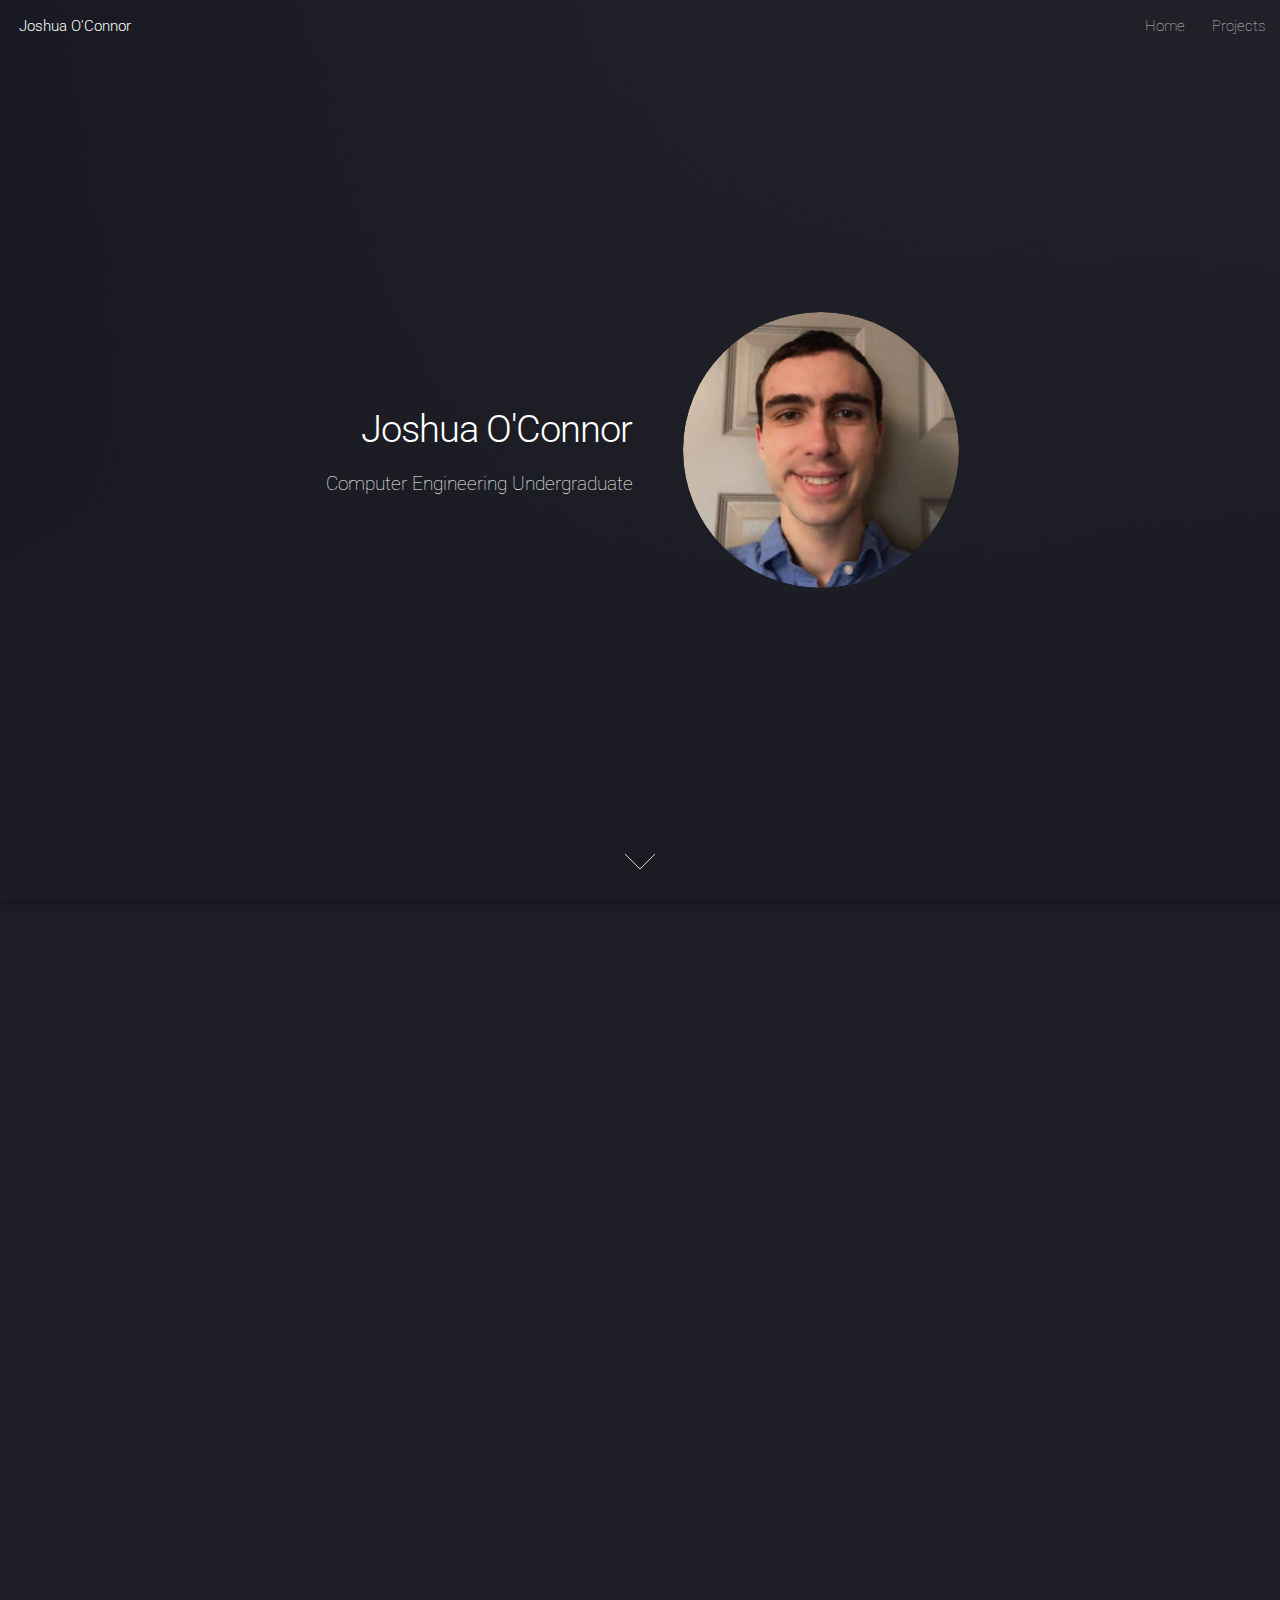
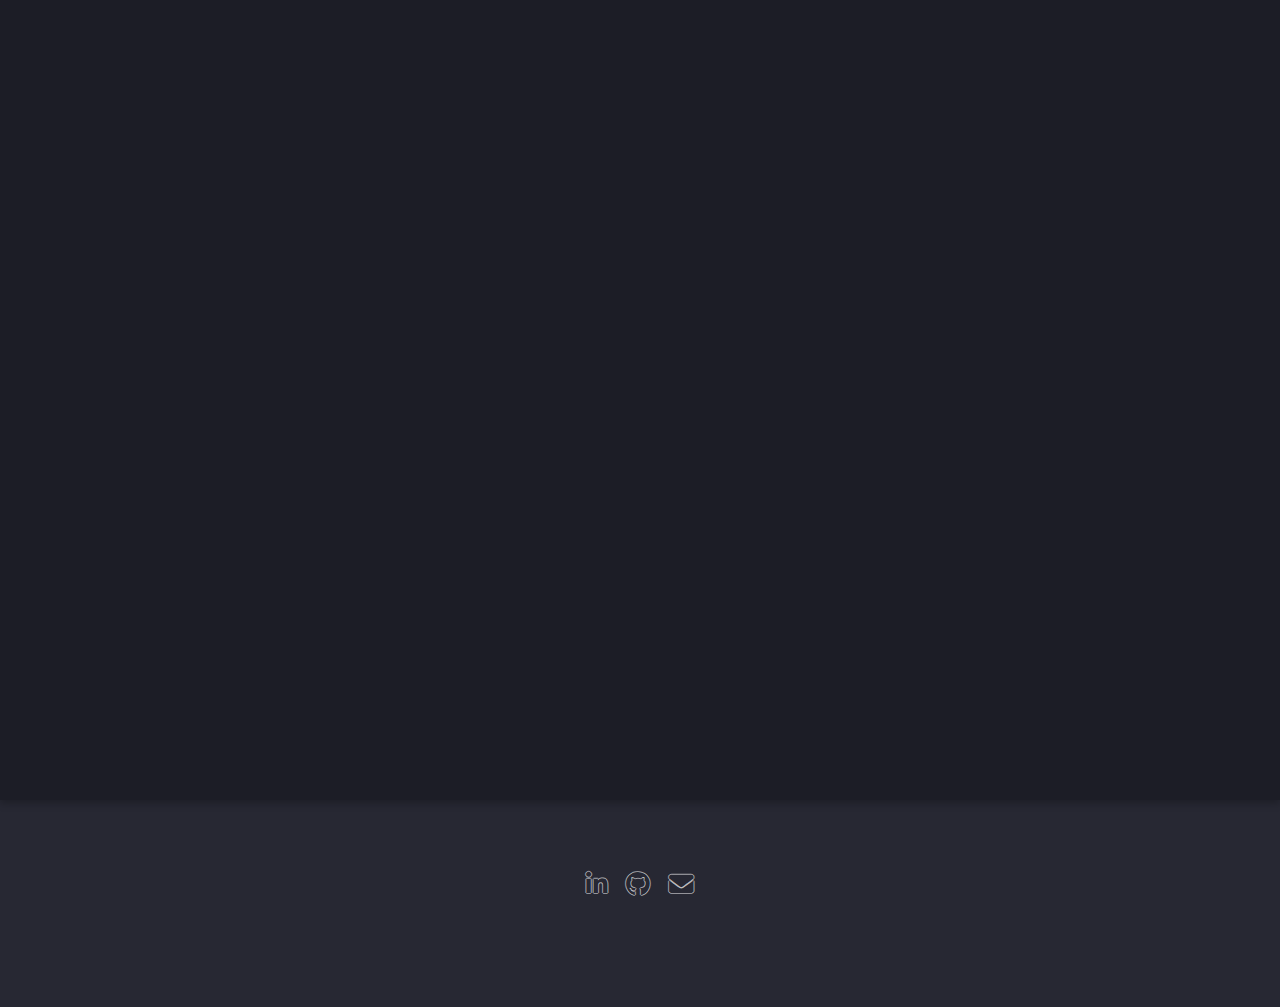
<file: index.html>
<!DOCTYPE HTML>
<!--
	Landed by HTML5 UP
	html5up.net | @ajlkn
	Free for personal and commercial use under the CCA 3.0 license (html5up.net/license)
-->
<html>
	<head>
		<title>Joshua O'Connor</title>
		<meta charset="utf-8" />
		<meta name="viewport" content="width=device-width, initial-scale=1, user-scalable=no" />
		<link rel="stylesheet" href="assets/css/main.css" />
		<noscript><link rel="stylesheet" href="assets/css/noscript.css" /></noscript>
	</head>
	<body class="is-preload landing">
		<div id="page-wrapper">

			<!-- Header -->
				<header id="header">
					<h1 id="logo"><a href="index.html">Joshua O'Connor</a></h1>
					<nav id="nav">
						<ul>
							<li><a href="index.html">Home</a></li>
							<li>
								<a href="#">Projects</a>
								<ul>
									<li><a href="mpsm.html">MPSM Game</a></li>
									<li><a href="capstone.html">Capstone Project</a></li>
									<li><a href="website.html">Website</a></li>
									<li><a href="game.html">Mind Game</a></li>
									<li><a href="software.html">School Game Project</a></li>
									<li><a href="mechatronics.html">Mechatronics Project</a></li>
									<li><a href="graphic-design.html">Graphic Design</a></li>
								</ul>
							</li>
						</ul>
					</nav>
				</header>

			<!-- Banner -->
				<section id="banner">
					<div class="content">
						<header>
							<h2>Joshua O'Connor</h2>
							<p>
							Computer Engineering Undergraduate
							</p>
						</header>
						<span class="image"><img src="images/pic01.jpg" alt="" /></span>
					</div>
					<a href="#one" class="goto-next scrolly">Next</a>
				</section>

			<!-- One -->
				<section id="one" class="spotlight style1 bottom">
					<span class="image fit main"><img src="images/pic02.png" alt="" /></span>
					<div class="content">
						<div class="container">
							<div class="row">
								<div class="col-4 col-12-medium">
									<header>
										<p>Education</p>
									</header>
									<p>Queen's University<br>
									September 2017 - April 2021<br>
									Computer Engineering B.A.Sc.
									</p>
								</div>
								<div class="col-4 col-12-medium">
									<header>
										<p>Programming</p>
									</header>
									<p>C++, Java, C, C#, Python, HTML, CSS, GML, Arduino, PHP, MATLAB, VHDL.
								</p>
								</div>
								<div class="col-4 col-12-medium">
									<header>
										<p>Software</p>
									</header>
									<p>Confluence, Jira, GitHub, Atom, Bitbucket, Unity, Solid Edge, Visual Studio, Android Studio, Clip Studio, Gravit Designer.
								</p>
								</div>
							</div>
						</div>
					</div>
					<a href="#two" class="goto-next scrolly">Next</a>
				</section>

				<!-- MPSM -->
					<section id="two" class="spotlight style2 right">
						<span class="image fit main"><img src="images/mpsm.png" alt="" /></span>
						<div class="content">
							<header>
								<h2>The Monster Part Salesman</h2>
								<p>August 2020 - Present</p>
							</header>
							<p>An RPG Unity project that has been in the works for the past year.</p>
							<ul class="actions">
								<li><a href="mpsm.html" class="button">Learn More</a></li>
							</ul>
						</div>
						<a href="#three" class="goto-next scrolly">Next</a>
					</section>

					<!-- Capstone -->
						<section id="three" class="spotlight style3 left">
							<span class="image fit main bottom"><img src="images/pic14.png" alt="" /></span>
							<div class="content">
								<header>
									<h2>Panic Attack App</h2>
									<p>March 2020 - April 2020</p>
								</header>
								<p>School capstone project. An android application designed to aid those who suffer from panic attacks by providing calming exercises, emergency contacts, a mood calendar/journal and other forms of aid.</p>
								<ul class="actions">
									<li><a href="capstone.html" class="button">Learn More</a></li>
								</ul>
							</div>
							<a href="#fo" class="goto-next scrolly">Next</a>
						</section>


			<!-- Two -->
				<section id="fo" class="spotlight style2 right">
					<span class="image fit main"><img src="images/pic03.jpg" alt="" /></span>
					<div class="content">
						<header>
							<h2>Access Technologies Website</h2>
							<p>May 2019 - September 2019</p>
						</header>
						<p>Created a website for The Access Technologies using HTML, CSS and Javascript.</p>
						<ul class="actions">
							<li><a href="website.html" class="button">Learn More</a></li>
						</ul>
					</div>
					<a href="#five" class="goto-next scrolly">Next</a>
				</section>

			<!-- Three -->
				<section id="five" class="spotlight style3 left">
					<span class="image fit main bottom"><img src="images/pic04.jpg" alt="" /></span>
					<div class="content">
						<header>
							<h2>Mind Game</h2>
							<p>January 2018 - February 2020</p>
						</header>
						<p>An RPG project created using GameMaker Studio 2. Put on hold to be recreated in Unity at a later date.</p>
						<ul class="actions">
							<li><a href="game.html" class="button">Learn More</a></li>
						</ul>
					</div>
					<a href="#six" class="goto-next scrolly">Next</a>
				</section>

				<!-- Fo -->
					<section id="six" class="spotlight style2 right">
						<span class="image fit main"><img src="images/pic10.jpg" alt="" /></span>
						<div class="content">
							<header>
								<h2>Runtime Exception</h2>
								<p>September 2019 - December 2019</p>
							</header>
							<p>A group project from Queen's Fundamentals of Software Development course. In a team of six members, a platformer game was created using C++ with Qt. The project was managed using Bitbucket, Jira and Confluence.</p>
							<ul class="actions">
								<li><a href="software.html" class="button">Learn More</a></li>
							</ul>
						</div>
						<a href="#sev" class="goto-next scrolly">Next</a>
					</section>

				<!-- Fi -->
					<section id="sev" class="spotlight style3 left">
						<span class="image fit main bottom"><img src="images/pic09.jpg" alt="" /></span>
						<div class="content">
							<header>
								<h2>Mechatronics Project</h2>
								<p>January 2019 - May 2019</p>
							</header>
							<p>A course project where a robot was constructed with two other group mates. The programming was done in Arduino.</p>
							<ul class="actions">
								<li><a href="mechatronics.html" class="button">Learn More</a></li>
							</ul>
						</div>

					</section>

			<!-- Four
				<section id="four" class="wrapper style1 special fade-up">
					<div class="container">
						<header class="major">
							<h2>Accumsan sed tempus adipiscing blandit</h2>
							<p>Iaculis ac volutpat vis non enim gravida nisi faucibus posuere arcu consequat</p>
						</header>
						<div class="box alt">
							<div class="row gtr-uniform">
								<section class="col-4 col-6-medium col-12-xsmall">
									<span class="icon solid alt major fa-chart-area"></span>
									<h3>Ipsum sed commodo</h3>
									<p>Feugiat accumsan lorem eu ac lorem amet accumsan donec. Blandit orci porttitor.</p>
								</section>
								<section class="col-4 col-6-medium col-12-xsmall">
									<span class="icon solid alt major fa-comment"></span>
									<h3>Eleifend lorem ornare</h3>
									<p>Feugiat accumsan lorem eu ac lorem amet accumsan donec. Blandit orci porttitor.</p>
								</section>
								<section class="col-4 col-6-medium col-12-xsmall">
									<span class="icon solid alt major fa-flask"></span>
									<h3>Cubilia cep lobortis</h3>
									<p>Feugiat accumsan lorem eu ac lorem amet accumsan donec. Blandit orci porttitor.</p>
								</section>
								<section class="col-4 col-6-medium col-12-xsmall">
									<span class="icon solid alt major fa-paper-plane"></span>
									<h3>Non semper interdum</h3>
									<p>Feugiat accumsan lorem eu ac lorem amet accumsan donec. Blandit orci porttitor.</p>
								</section>
								<section class="col-4 col-6-medium col-12-xsmall">
									<span class="icon solid alt major fa-file"></span>
									<h3>Odio laoreet accumsan</h3>
									<p>Feugiat accumsan lorem eu ac lorem amet accumsan donec. Blandit orci porttitor.</p>
								</section>
								<section class="col-4 col-6-medium col-12-xsmall">
									<span class="icon solid alt major fa-lock"></span>
									<h3>Massa arcu accumsan</h3>
									<p>Feugiat accumsan lorem eu ac lorem amet accumsan donec. Blandit orci porttitor.</p>
								</section>
							</div>
						</div>
						<footer class="major">
							<ul class="actions special">
								<li><a href="#" class="button">Magna sed feugiat</a></li>
							</ul>
						</footer>
					</div>
				</section>
-->
			<!-- Five
				<section id="five" class="wrapper style2 special fade">
					<div class="container">
						<header>
							<h2>Magna faucibus lorem diam</h2>
							<p>Ante metus praesent faucibus ante integer id accumsan eleifend</p>
						</header>
						<form method="post" action="#" class="cta">
							<div class="row gtr-uniform gtr-50">
								<div class="col-8 col-12-xsmall"><input type="email" name="email" id="email" placeholder="Your Email Address" /></div>
								<div class="col-4 col-12-xsmall"><input type="submit" value="Get Started" class="fit primary" /></div>
							</div>
						</form>
					</div>
				</section>-->

			<!-- Footer -->
				<footer id="footer">
					<ul class="icons">
						<li><a href="https://www.linkedin.com/in/joshua-o-connor-946a0a177/" class="icon brands alt fa-linkedin-in"><span class="label">LinkedIn</span></a></li>
						<li><a href="https://github.com/17jtoc" class="icon brands alt fa-github"><span class="label">GitHub</span></a></li>
						<li><a href="mailto:17jtoc@queensu.ca" class="icon solid alt fa-envelope"><span class="label">Email</span></a></li>
					</ul>
					<ul class="copyright">

					</ul>
				</footer>

		</div>

		<!-- Scripts -->
			<script src="assets/js/jquery.min.js"></script>
			<script src="assets/js/jquery.scrolly.min.js"></script>
			<script src="assets/js/jquery.dropotron.min.js"></script>
			<script src="assets/js/jquery.scrollex.min.js"></script>
			<script src="assets/js/browser.min.js"></script>
			<script src="assets/js/breakpoints.min.js"></script>
			<script src="assets/js/util.js"></script>
			<script src="assets/js/main.js"></script>

	</body>
</html>
</file>
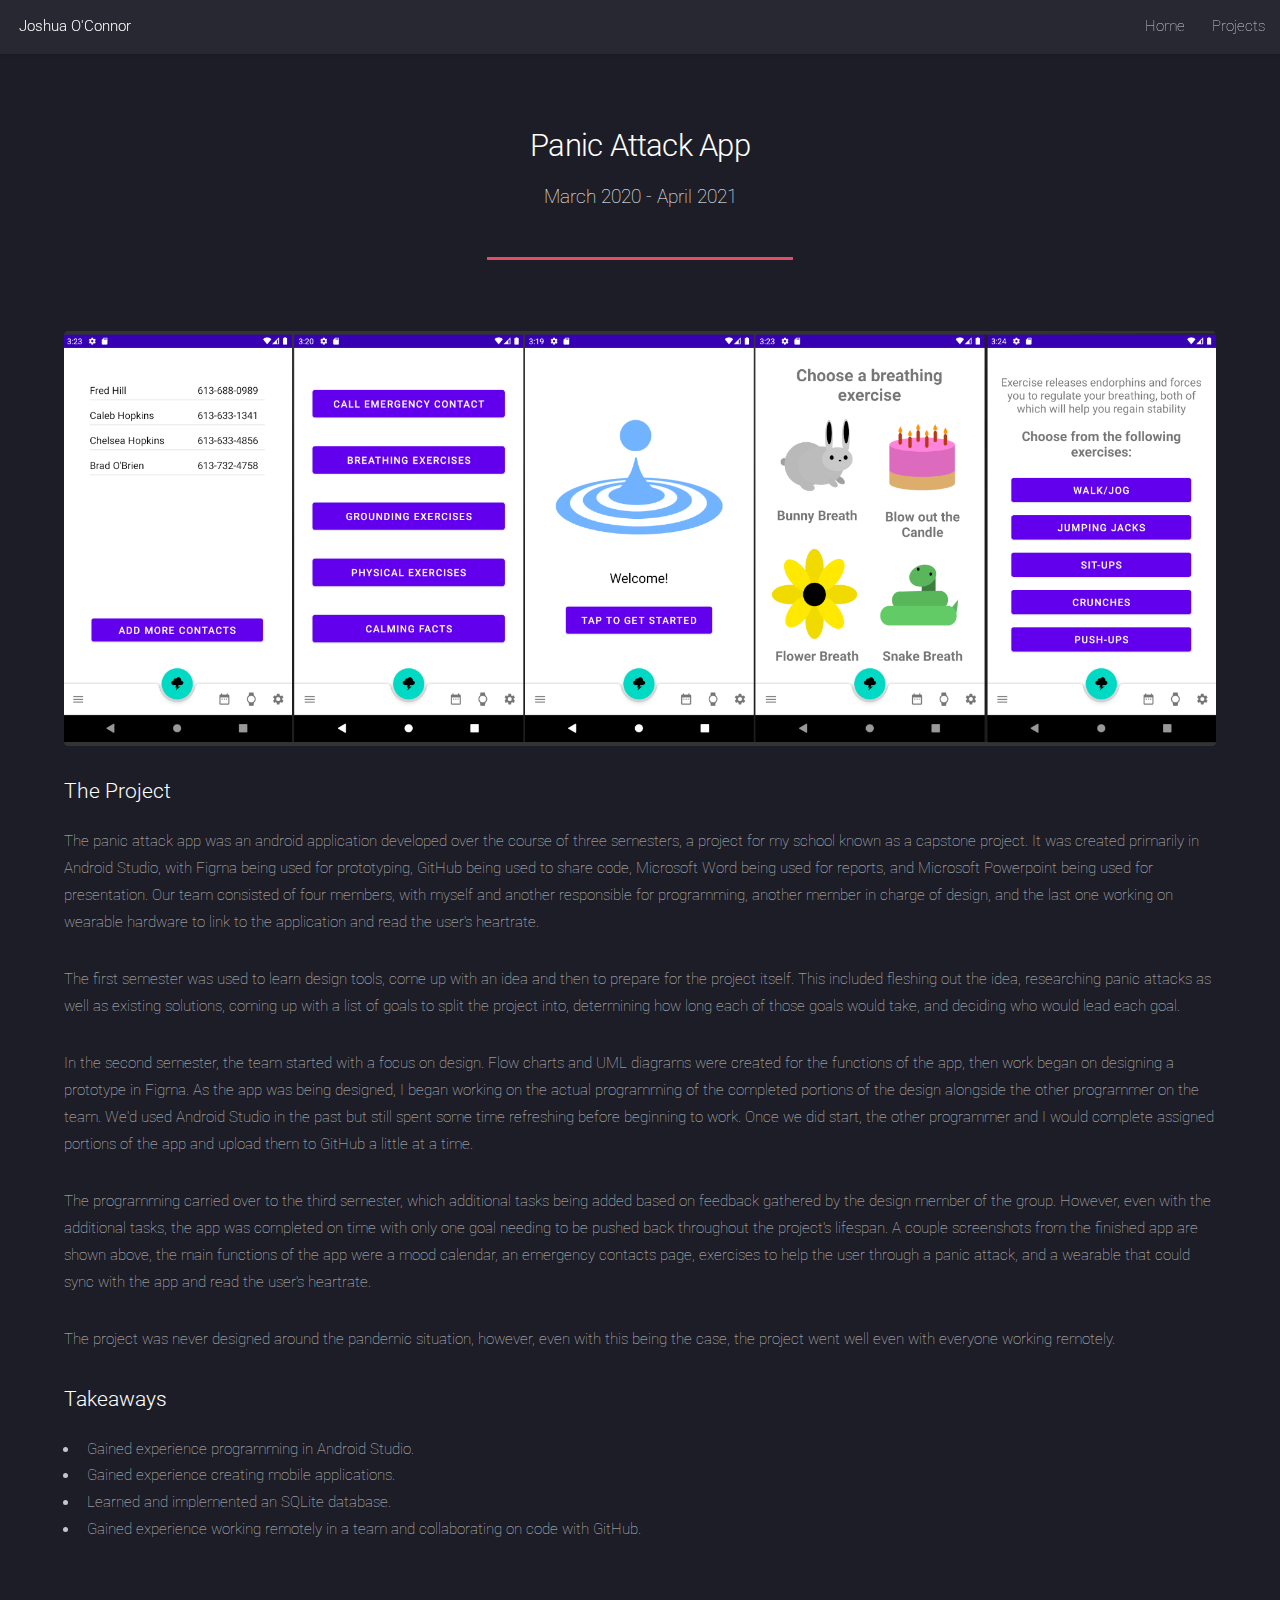
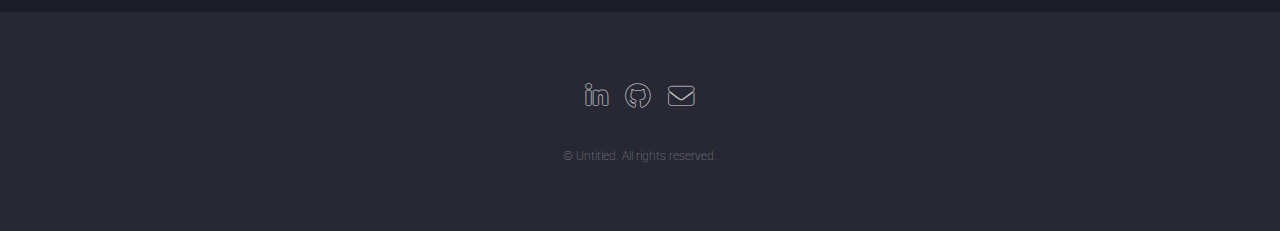
<file: capstone.html>
<!DOCTYPE HTML>
<!--
	Landed by HTML5 UP
	html5up.net | @ajlkn
	Free for personal and commercial use under the CCA 3.0 license (html5up.net/license)
-->
<html>
	<head>
		<title>Joshua O'Connor</title>
		<meta charset="utf-8" />
		<meta name="viewport" content="width=device-width, initial-scale=1, user-scalable=no" />
		<link rel="stylesheet" href="assets/css/main.css" />
		<noscript><link rel="stylesheet" href="assets/css/noscript.css" /></noscript>
	</head>
	<body class="is-preload">
		<div id="page-wrapper">

			<!-- Header -->
				<header id="header">
					<h1 id="logo"><a href="index.html">Joshua O'Connor</a></h1>
					<nav id="nav">
						<ul>
							<li><a href="index.html">Home</a></li>
							<li>
								<a href="#">Projects</a>
								<ul>
									<li><a href="mpsm.html">MPSM Game</a></li>
									<li><a href="capstone.html">Capstone Project</a></li>
									<li><a href="website.html">Website</a></li>
									<li><a href="game.html">Mind Game</a></li>
									<li><a href="software.html">School Game Project</a></li>
									<li><a href="mechatronics.html">Mechatronics Project</a></li>
									<li><a href="graphic-design.html">Graphic Design</a></li>
								</ul>
							</li>

						</ul>
					</nav>
				</header>

			<!-- Main -->
				<div id="main" class="wrapper style1">
					<div class="container">
						<header class="major">
							<h2>Panic Attack App</h2>
							<p>March 2020 - April 2021</p>
						</header>

						<!-- Content -->
							<section id="content">
								<a  class="image fit"><img src="images/pic15.png" alt="" /></a>
								<h3>The Project</h3>
								<p>The panic attack app was an android application developed over the course of three semesters, a project for my school known as a capstone project. It was created primarily in Android Studio,
								with Figma being used for prototyping, GitHub being used to share code, Microsoft Word being used for reports, and Microsoft Powerpoint being used for presentation. Our team consisted of four members,
							with myself and another responsible for programming, another member in charge of design, and the last one working on wearable hardware to link to the application and read the user's heartrate.</p>
								<p>The first semester was used to learn design tools, come up with an idea and then to prepare for the project itself. This included fleshing out the idea, researching panic attacks as well as
									existing solutions, coming up with a list of goals to split the project into, determining how long each of those goals would take, and deciding who would lead each goal. </p>
								<p>In the second semester, the team started with a focus on design. Flow charts and UML diagrams were created for the functions of the app, then work began on designing a prototype in Figma. As the app was being designed,
								I began working on the actual programming of the completed portions of the design alongside the other programmer on the team. We'd used Android Studio in the past but still spent some time refreshing before
								beginning to work. Once we did start, the other programmer and I would complete assigned portions of the app and upload them to GitHub a little at a time.</p>
								<p>The programming carried over to the third semester, which additional tasks being added based on feedback gathered by the design member of the group. However, even with the additional tasks, the app was completed
								on time with only one goal needing to be pushed back throughout the project's lifespan. A couple screenshots from the finished app are shown above, the main functions of the app were a mood calendar,
								an emergency contacts page, exercises to help the user through a panic attack, and a wearable that could sync with the app and read the user's heartrate.</p>
								<p>The project was never designed around the pandemic situation, however, even with this being the case, the project went well even with everyone working remotely.</p>

								<h3>Takeaways</h3>
								<ul>
									<li>Gained experience programming in Android Studio.</li>
									<li>Gained experience creating mobile applications.</li>
									<li>Learned and implemented an SQLite database.</li>
									<li>Gained experience working remotely in a team and collaborating on code with GitHub.</li>
								</ul>
							</section>

					</div>
				</div>

			<!-- Footer -->
			<footer id="footer">
				<ul class="icons">
					<li><a href="https://www.linkedin.com/in/joshua-o-connor-946a0a177/" class="icon brands alt fa-linkedin-in"><span class="label">LinkedIn</span></a></li>
					<li><a href="https://github.com/17jtoc" class="icon brands alt fa-github"><span class="label">GitHub</span></a></li>
					<li><a href="mailto:17jtoc@queensu.ca" class="icon solid alt fa-envelope"><span class="label">Email</span></a></li>
				</ul>
				<ul class="copyright">
					<li>&copy; Untitled. All rights reserved.</li>
				</ul>
			</footer>

		</div>

		<!-- Scripts -->
			<script src="assets/js/jquery.min.js"></script>
			<script src="assets/js/jquery.scrolly.min.js"></script>
			<script src="assets/js/jquery.dropotron.min.js"></script>
			<script src="assets/js/jquery.scrollex.min.js"></script>
			<script src="assets/js/browser.min.js"></script>
			<script src="assets/js/breakpoints.min.js"></script>
			<script src="assets/js/util.js"></script>
			<script src="assets/js/main.js"></script>

	</body>
</html>
</file>
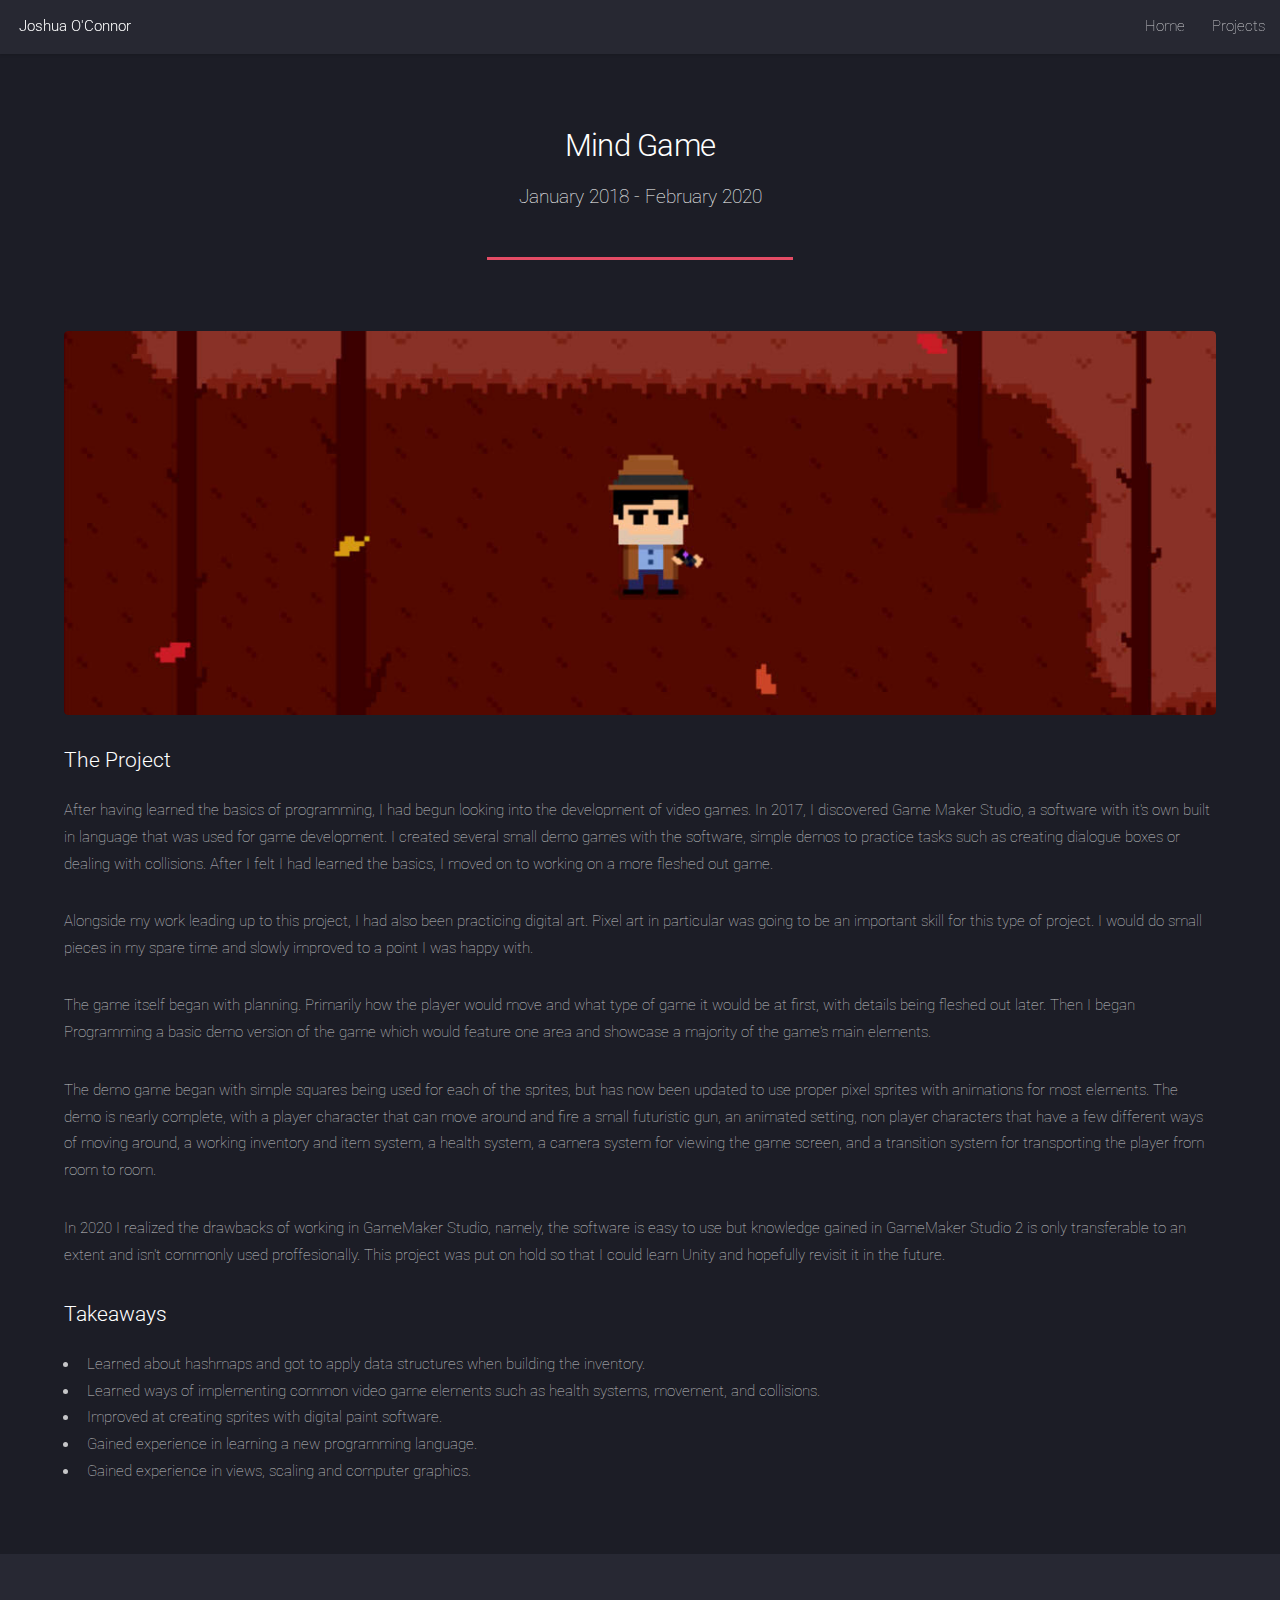
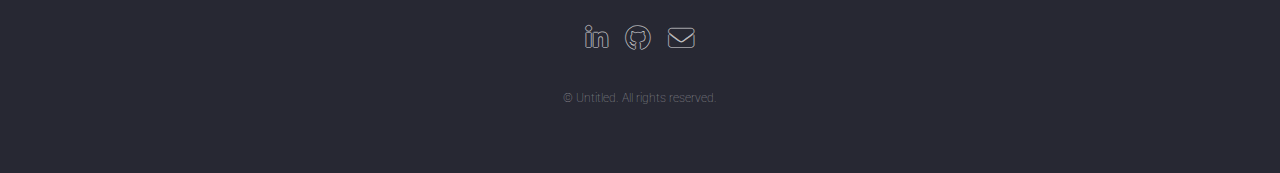
<file: game.html>
<!DOCTYPE HTML>
<!--
	Landed by HTML5 UP
	html5up.net | @ajlkn
	Free for personal and commercial use under the CCA 3.0 license (html5up.net/license)
-->
<html>
	<head>
		<title>Joshua O'Connor</title>
		<meta charset="utf-8" />
		<meta name="viewport" content="width=device-width, initial-scale=1, user-scalable=no" />
		<link rel="stylesheet" href="assets/css/main.css" />
		<noscript><link rel="stylesheet" href="assets/css/noscript.css" /></noscript>
	</head>
	<body class="is-preload">
		<div id="page-wrapper">

			<!-- Header -->
				<header id="header">
					<h1 id="logo"><a href="index.html">Joshua O'Connor</a></h1>
					<nav id="nav">
						<ul>
							<li><a href="index.html">Home</a></li>
							<li>
								<a href="#">Projects</a>
								<ul>
									<li><a href="mpsm.html">MPSM Game</a></li>
									<li><a href="capstone.html">Capstone Project</a></li>
									<li><a href="website.html">Website</a></li>
									<li><a href="game.html">Mind Game</a></li>
									<li><a href="software.html">School Game Project</a></li>
									<li><a href="mechatronics.html">Mechatronics Project</a></li>
									<li><a href="graphic-design.html">Graphic Design</a></li>
								</ul>
							</li>

						</ul>
					</nav>
				</header>

			<!-- Main -->
				<div id="main" class="wrapper style1">
					<div class="container">
						<header class="major">
							<h2>Mind Game</h2>
							<p>January 2018 - February 2020</p>
						</header>

						<!-- Content -->
							<section id="content">
								<a  class="image fit"><img src="images/pic07.jpg" alt="" /></a>
								<h3>The Project</h3>
								<p>After having learned the basics of programming, I had begun looking into the development of video games. In 2017, I discovered Game Maker Studio, a software with it's own
								built in language that was used for game development. I created several small demo games with the software, simple demos to practice tasks such as creating dialogue boxes or dealing with
							collisions. After I felt I had learned the basics, I moved on to working on a more fleshed out game.</p>
							<p>Alongside my work leading up to this project, I had also been practicing digital art. Pixel art in particular was going to be an important skill for this type of
							project. I would do small pieces in my spare time and slowly improved to a point I was happy with.</p>
							<p>The game itself began with planning. Primarily how the player would move and what type of game it would be at first, with details being fleshed out later. Then I began Programming
							a basic demo version of the game which would feature one area and showcase a majority of the game's main elements.</p>
							<p>The demo game began with simple squares being used for each of the sprites, but has now been updated to use proper pixel sprites with animations for most elements. The demo is
							nearly complete, with a player character that can move around and fire a small futuristic gun, an animated setting, non player characters that have a few different ways of moving around,
						a working inventory and item system, a health system, a camera system for viewing the game screen, and a transition system for transporting the player from room to room.</p>
							<p>In 2020 I realized the drawbacks of working in GameMaker Studio, namely, the software is easy to use but knowledge gained in GameMaker Studio 2 is only transferable to an extent and isn't
							commonly used proffesionally. This project was put on hold so that I could learn Unity and hopefully revisit it in the future.</p>

								<h3>Takeaways</h3>
								<ul>
									<li>Learned about hashmaps and got to apply data structures when building the inventory.</li>
									<li>Learned ways of implementing common video game elements such as health systems, movement, and collisions.</li>
									<li>Improved at creating sprites with digital paint software.</li>
									<li>Gained experience in learning a new programming language.</li>
									<li>Gained experience in views, scaling and computer graphics.</li>
								</ul>
							</section>

					</div>
				</div>

			<!-- Footer -->
			<footer id="footer">
				<ul class="icons">
					<li><a href="https://www.linkedin.com/in/joshua-o-connor-946a0a177/" class="icon brands alt fa-linkedin-in"><span class="label">LinkedIn</span></a></li>
					<li><a href="https://github.com/17jtoc" class="icon brands alt fa-github"><span class="label">GitHub</span></a></li>
					<li><a href="mailto:17jtoc@queensu.ca" class="icon solid alt fa-envelope"><span class="label">Email</span></a></li>
				</ul>
				<ul class="copyright">
					<li>&copy; Untitled. All rights reserved.</li>
				</ul>
			</footer>

		</div>

		<!-- Scripts -->
			<script src="assets/js/jquery.min.js"></script>
			<script src="assets/js/jquery.scrolly.min.js"></script>
			<script src="assets/js/jquery.dropotron.min.js"></script>
			<script src="assets/js/jquery.scrollex.min.js"></script>
			<script src="assets/js/browser.min.js"></script>
			<script src="assets/js/breakpoints.min.js"></script>
			<script src="assets/js/util.js"></script>
			<script src="assets/js/main.js"></script>

	</body>
</html>
</file>
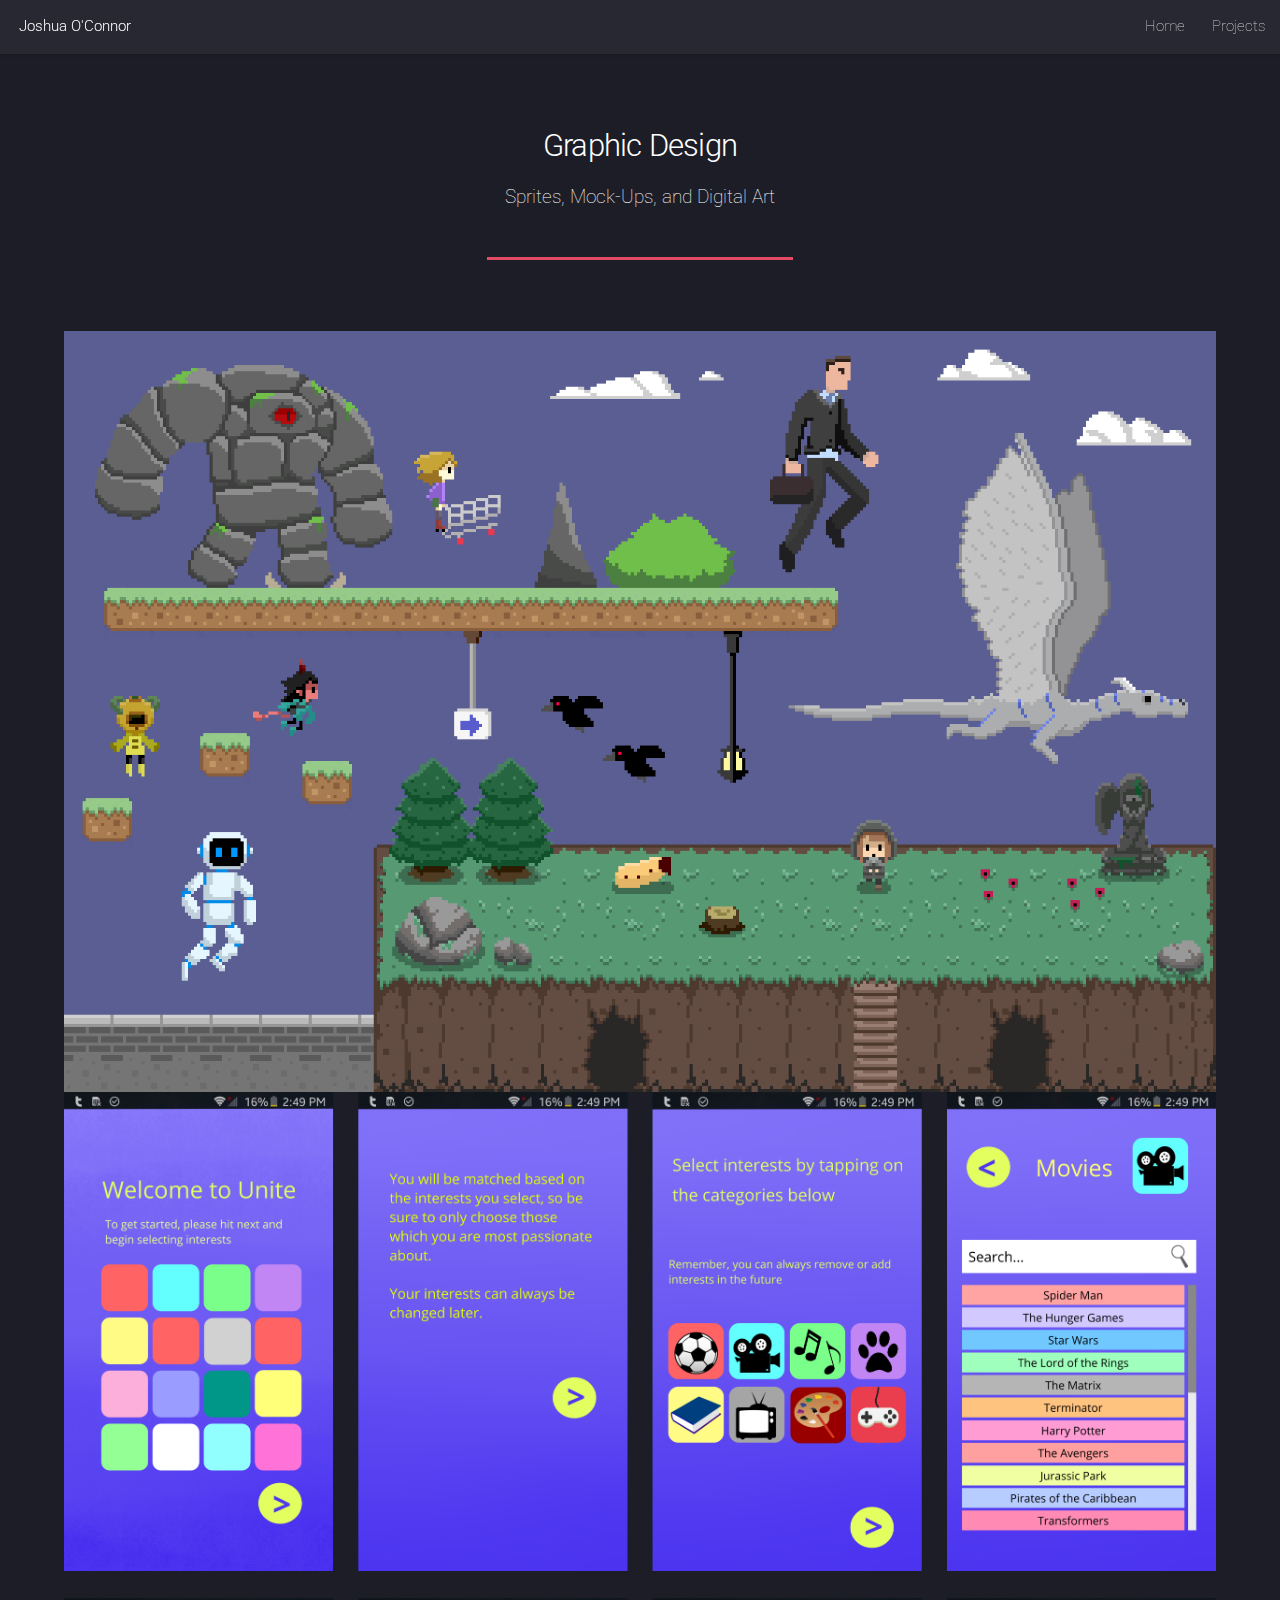
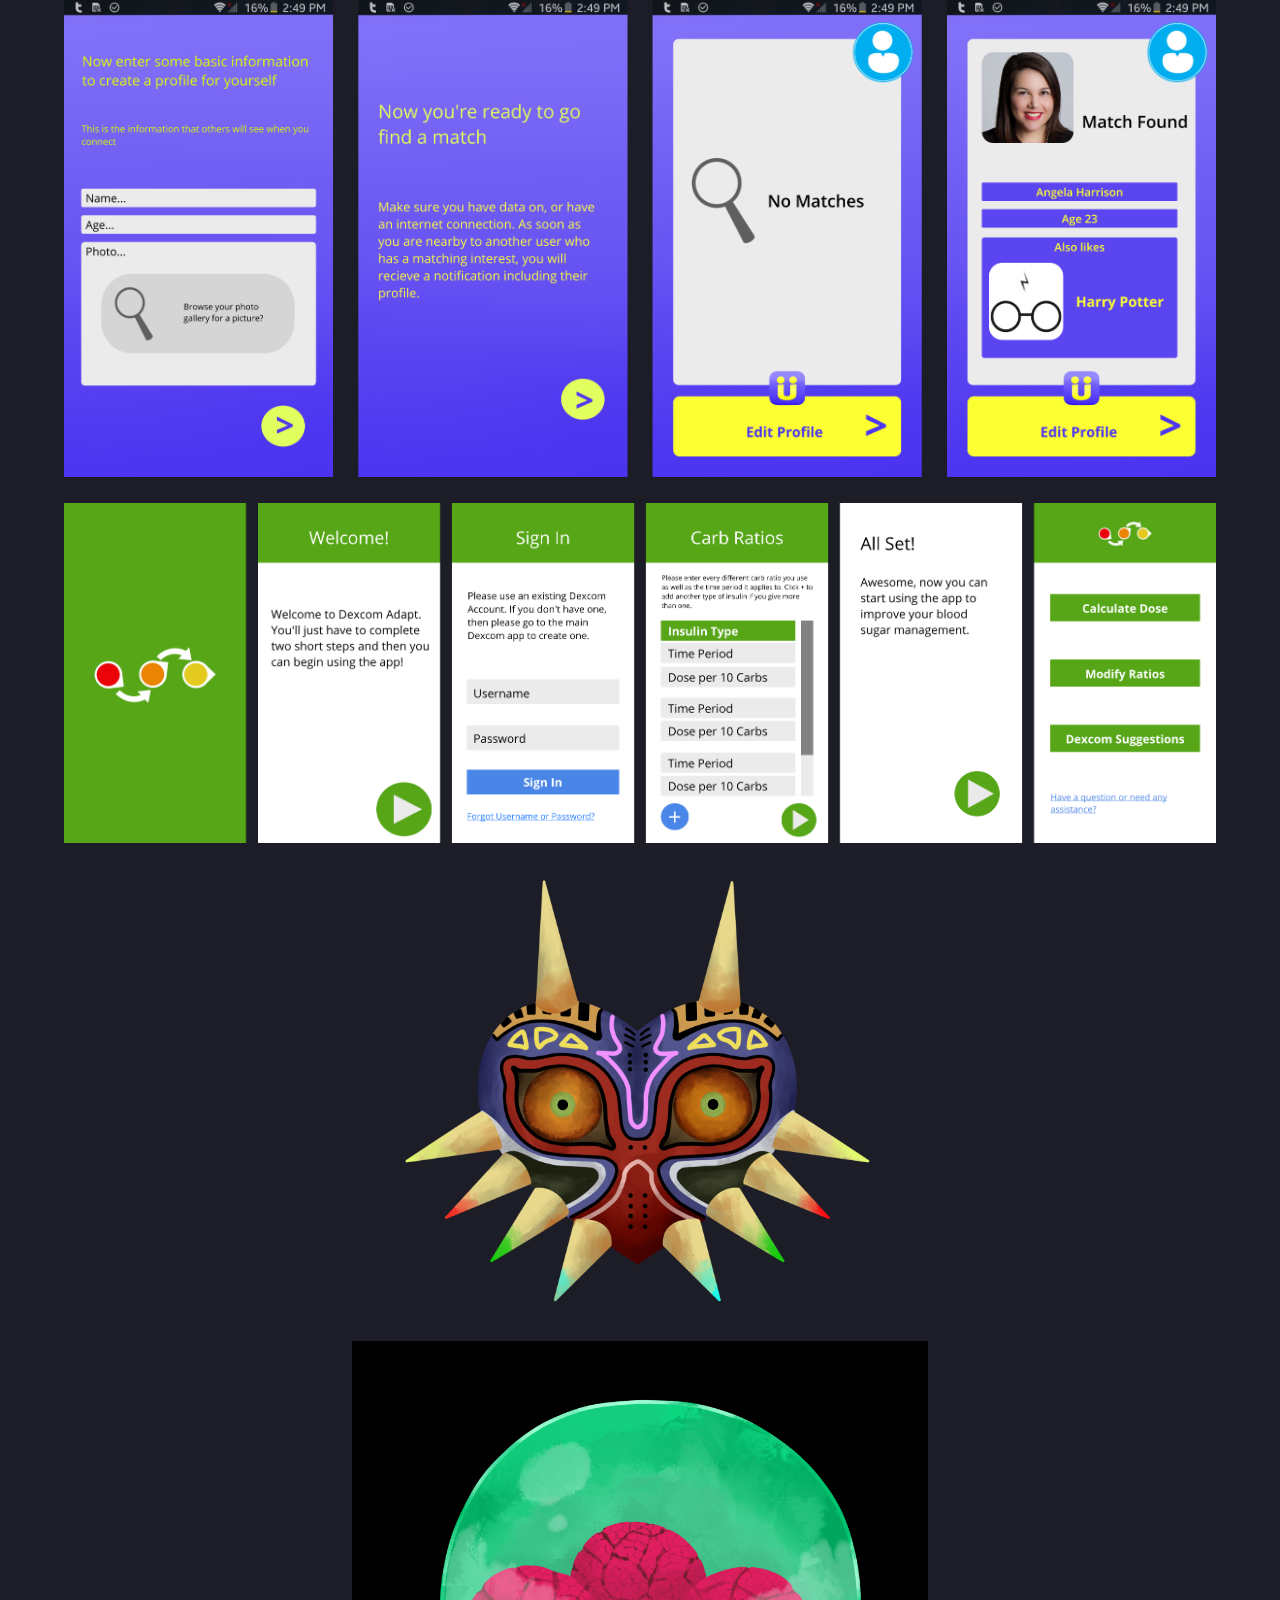
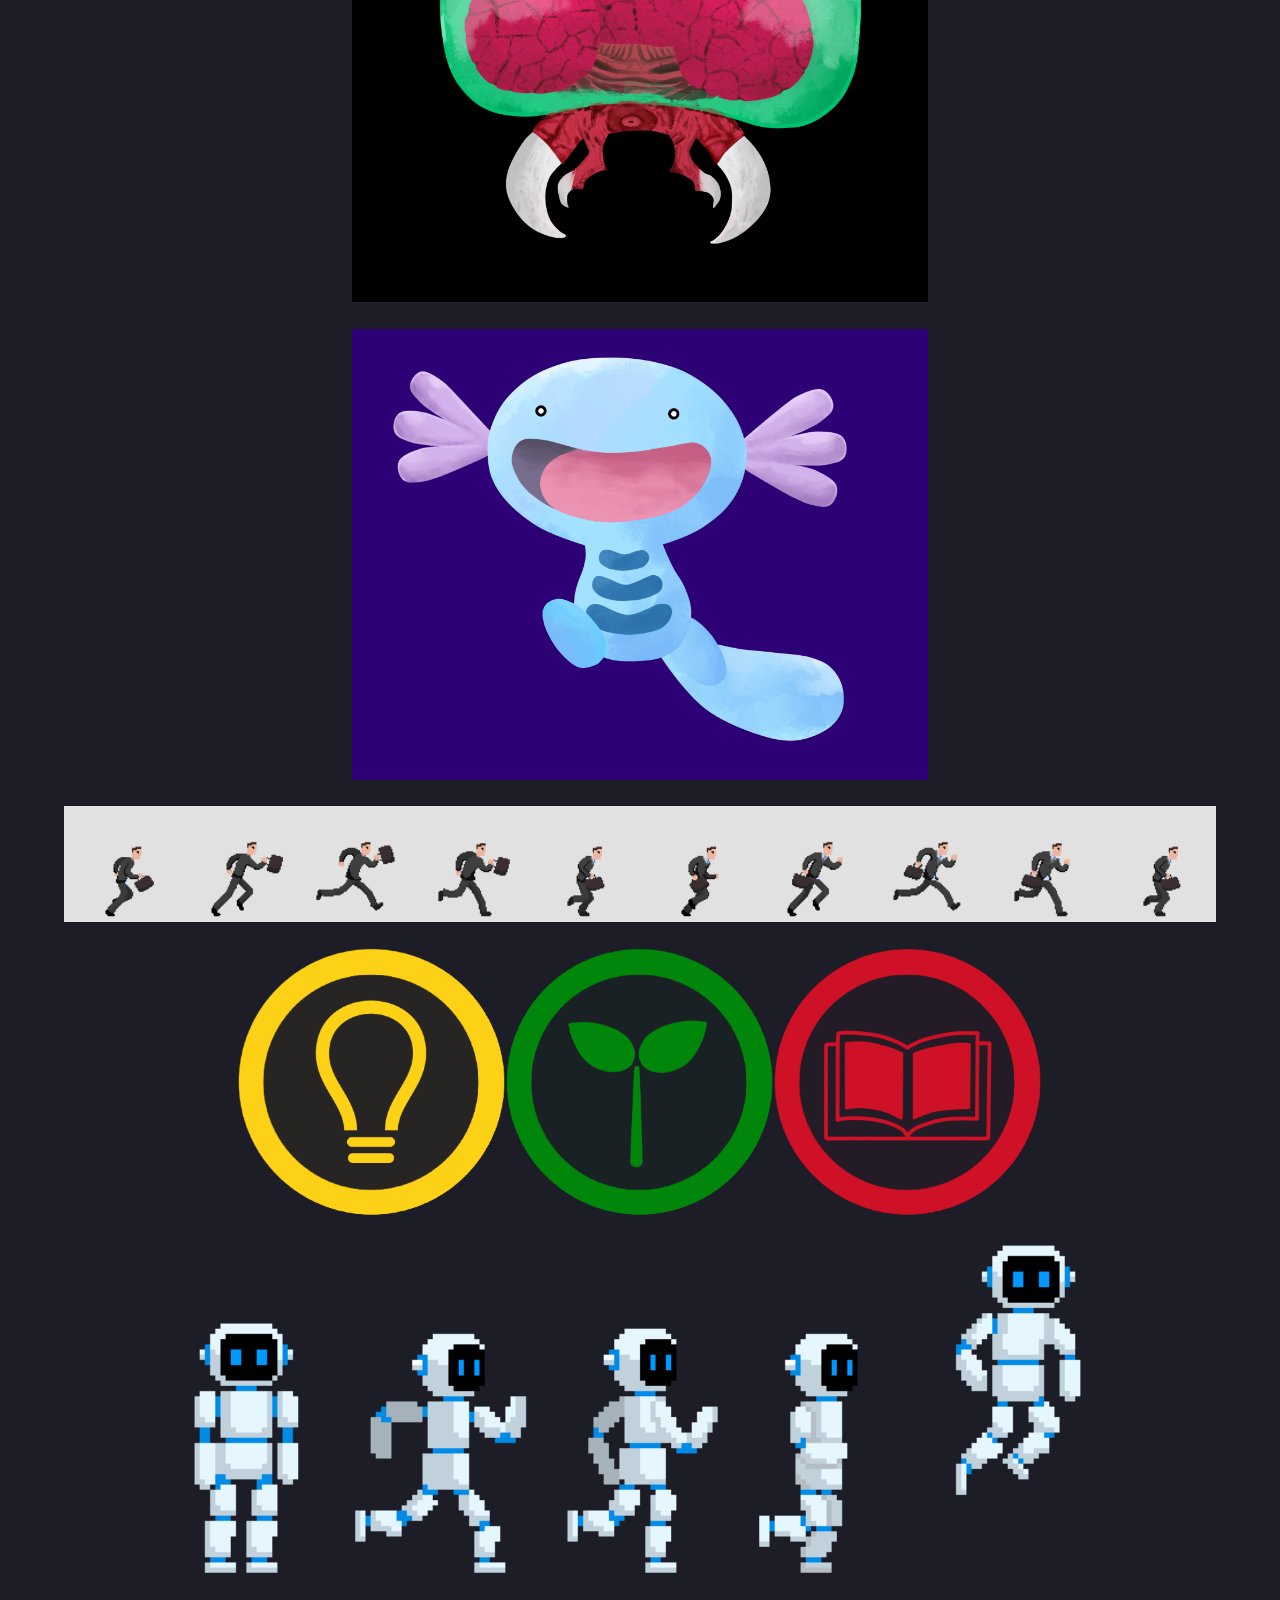
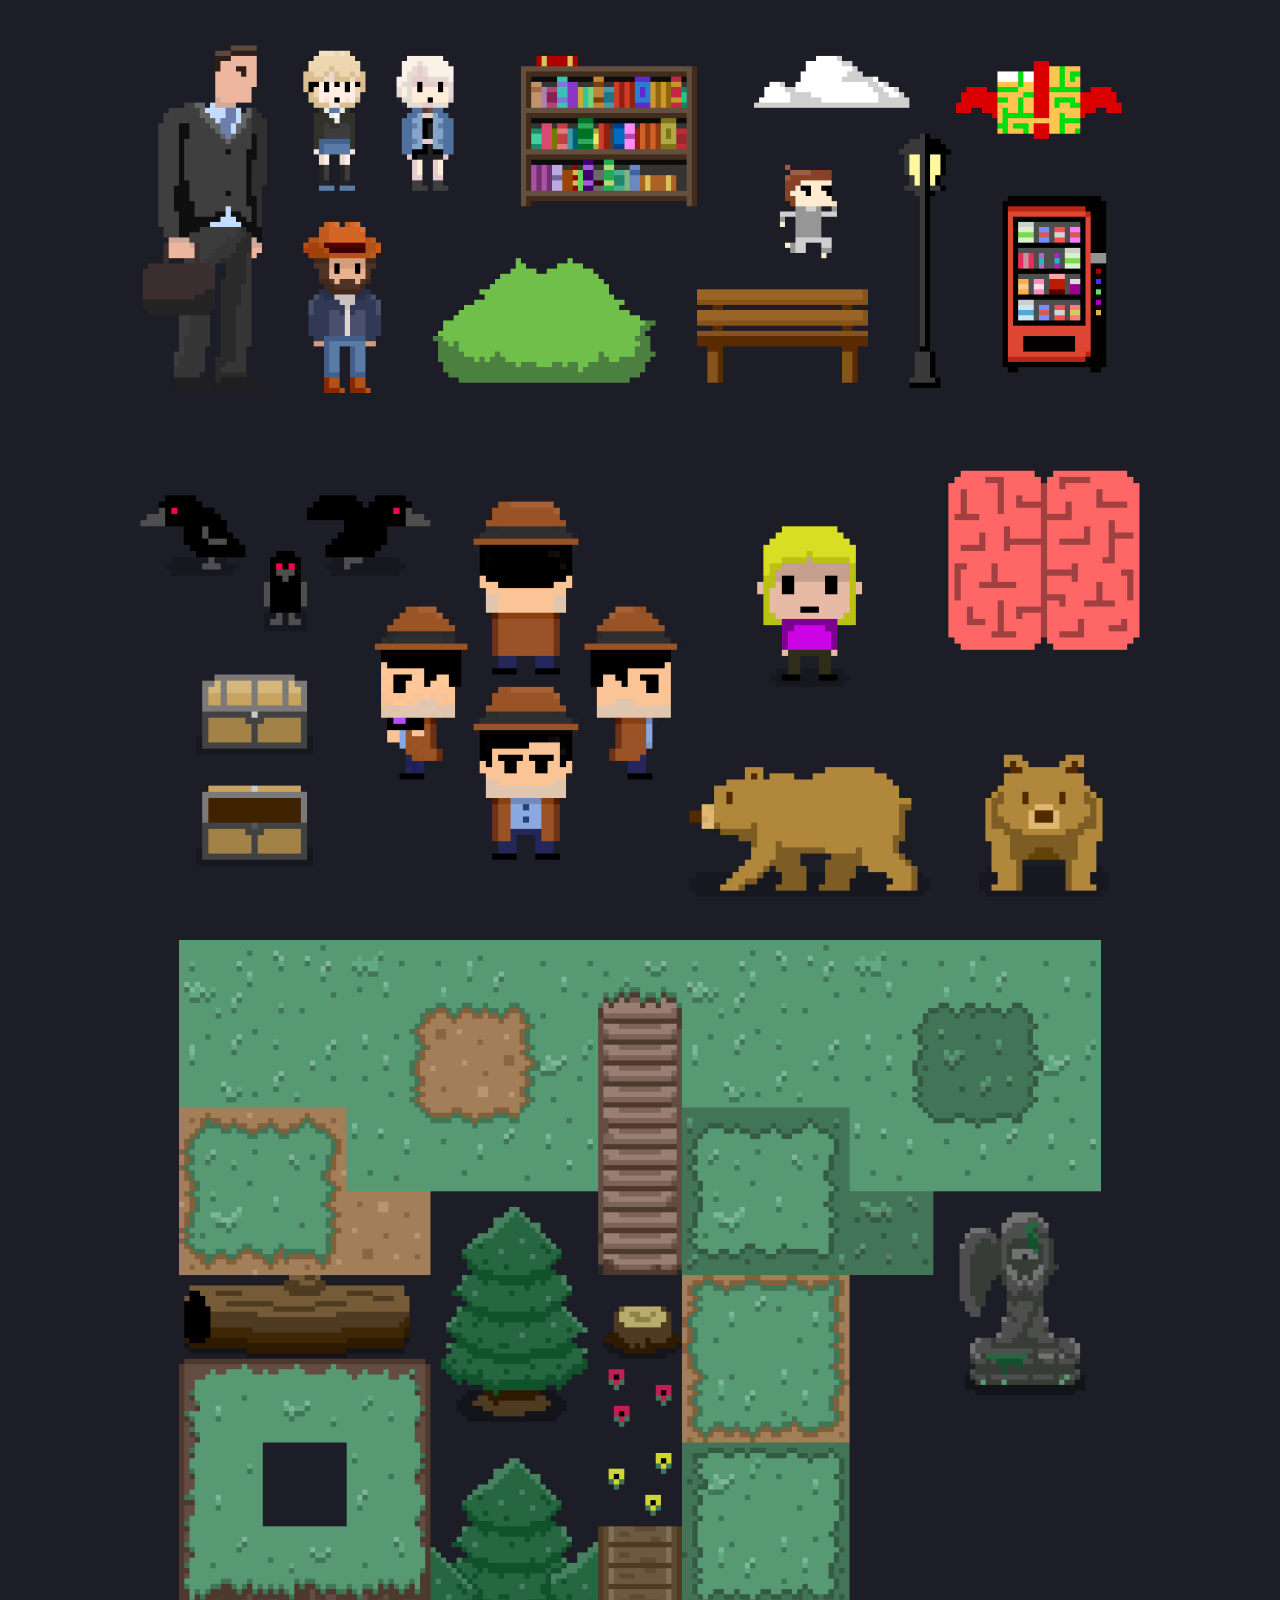
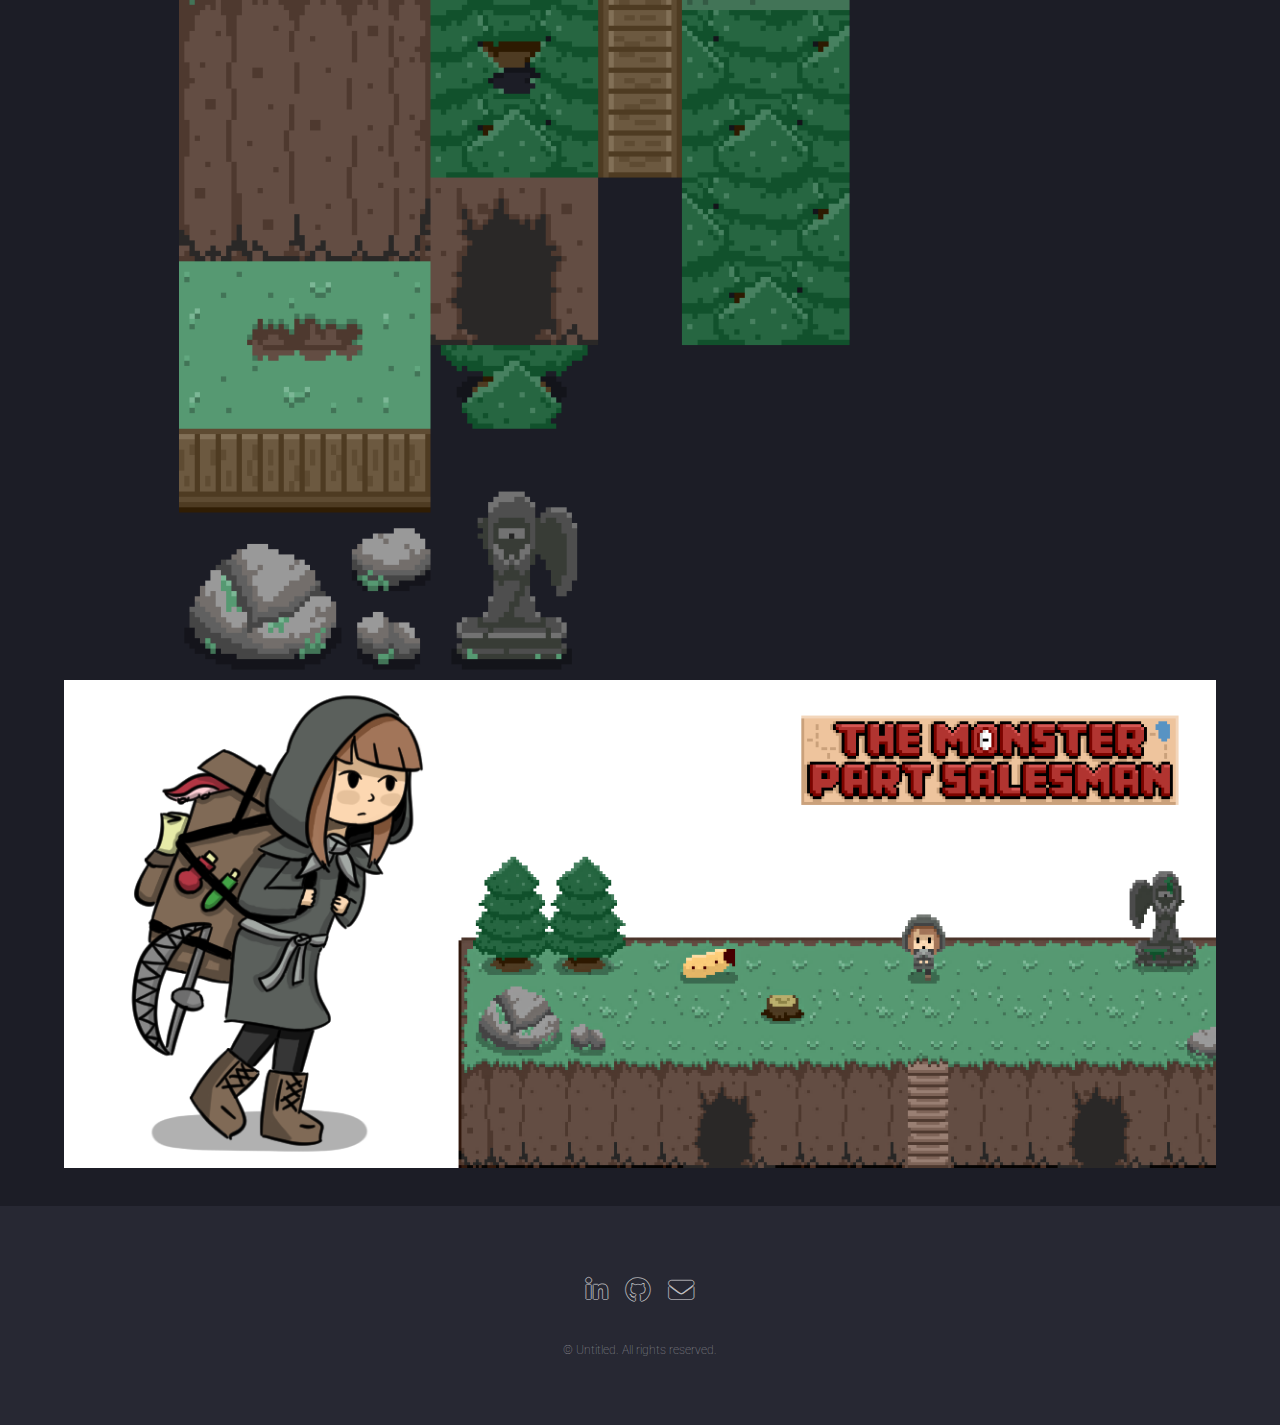
<file: graphic-design.html>
<!DOCTYPE HTML>
<!--
	Landed by HTML5 UP
	html5up.net | @ajlkn
	Free for personal and commercial use under the CCA 3.0 license (html5up.net/license)
-->
<html>
	<head>
		<title>Joshua O'Connor</title>
		<meta charset="utf-8" />
		<meta name="viewport" content="width=device-width, initial-scale=1, user-scalable=no" />
		<link rel="stylesheet" href="assets/css/main.css" />
		<noscript><link rel="stylesheet" href="assets/css/noscript.css" /></noscript>
	</head>
	<body class="is-preload">
		<div id="page-wrapper">

			<!-- Header -->
				<header id="header">
					<h1 id="logo"><a href="index.html">Joshua O'Connor</a></h1>
					<nav id="nav">
						<ul>
							<li><a href="index.html">Home</a></li>
							<li>
								<a href="#">Projects</a>
								<ul>
									<li><a href="mpsm.html">MPSM Game</a></li>
									<li><a href="capstone.html">Capstone Project</a></li>
									<li><a href="website.html">Website</a></li>
									<li><a href="game.html">Mind Game</a></li>
									<li><a href="software.html">School Game Project</a></li>
									<li><a href="mechatronics.html">Mechatronics Project</a></li>
									<li><a href="graphic-design.html">Graphic Design</a></li>
								</ul>
							</li>

						</ul>
					</nav>
				</header>

			<!-- Main -->
				<div id="main" class="wrapper style1">
					<div class="container">
						<header class="major">
							<h2>Graphic Design</h2>
							<p>Sprites, Mock-Ups, and Digital Art</p>
						</header>

						<!-- Content -->
							<section id="content">
								<a><img src="images/pic02.png" alt="" class="center"  width="100%"/></a>
								<a><img src="images/unite1_4.png" alt="" class="center"  width="100%"/></a><br>
								<a><img src="images/unite5_8.png" alt="" class="center"  width="100%"/></a><br>
								<a><img src="images/adapt1_6.png" alt="" class="center"  width="100%"/></a><br>
								<a><img src="images/mask.png" alt="" class="center"  width="50%"/></a><br>
								<a><img src="images/troid.png" alt="" class="center"  width="50%"/></a><br>
								<a><img src="images/wooper2.png" alt="" class="center"  width="50%"/></a><br>
								<a><img src="images/spritesheet.png" alt="" class="center"  width="100%"/></a><br>
								<a><img src="images/rcons.png" alt="" class="center"  width="70%"/></a><br>
								<a><img src="images/rsprites.png" alt="" class="center"  width="90%"/></a><br>
								<a><img src="images/randomsprites.png" alt="" class="center"  width="90%"/></a><br>
								<a><img src="images/mgsprites.png" alt="" class="center"  width="90%"/></a>
								<a><img src="images/tilesset1.png" alt="" class="center"  width="80%"/></a>
								<a><img src="images/mpsmpage.png" alt="" class="center"  width="100%"/></a>


								</ul>
							</section>

					</div>
				</div>

			<!-- Footer -->
			<footer id="footer">
				<ul class="icons">
					<li><a href="https://www.linkedin.com/in/joshua-o-connor-946a0a177/" class="icon brands alt fa-linkedin-in"><span class="label">LinkedIn</span></a></li>
					<li><a href="https://github.com/17jtoc" class="icon brands alt fa-github"><span class="label">GitHub</span></a></li>
					<li><a href="mailto:17jtoc@queensu.ca" class="icon solid alt fa-envelope"><span class="label">Email</span></a></li>
				</ul>
				<ul class="copyright">
					<li>&copy; Untitled. All rights reserved.</li>
				</ul>
			</footer>

		</div>

		<!-- Scripts -->
			<script src="assets/js/jquery.min.js"></script>
			<script src="assets/js/jquery.scrolly.min.js"></script>
			<script src="assets/js/jquery.dropotron.min.js"></script>
			<script src="assets/js/jquery.scrollex.min.js"></script>
			<script src="assets/js/browser.min.js"></script>
			<script src="assets/js/breakpoints.min.js"></script>
			<script src="assets/js/util.js"></script>
			<script src="assets/js/main.js"></script>

	</body>
</html>
</file>
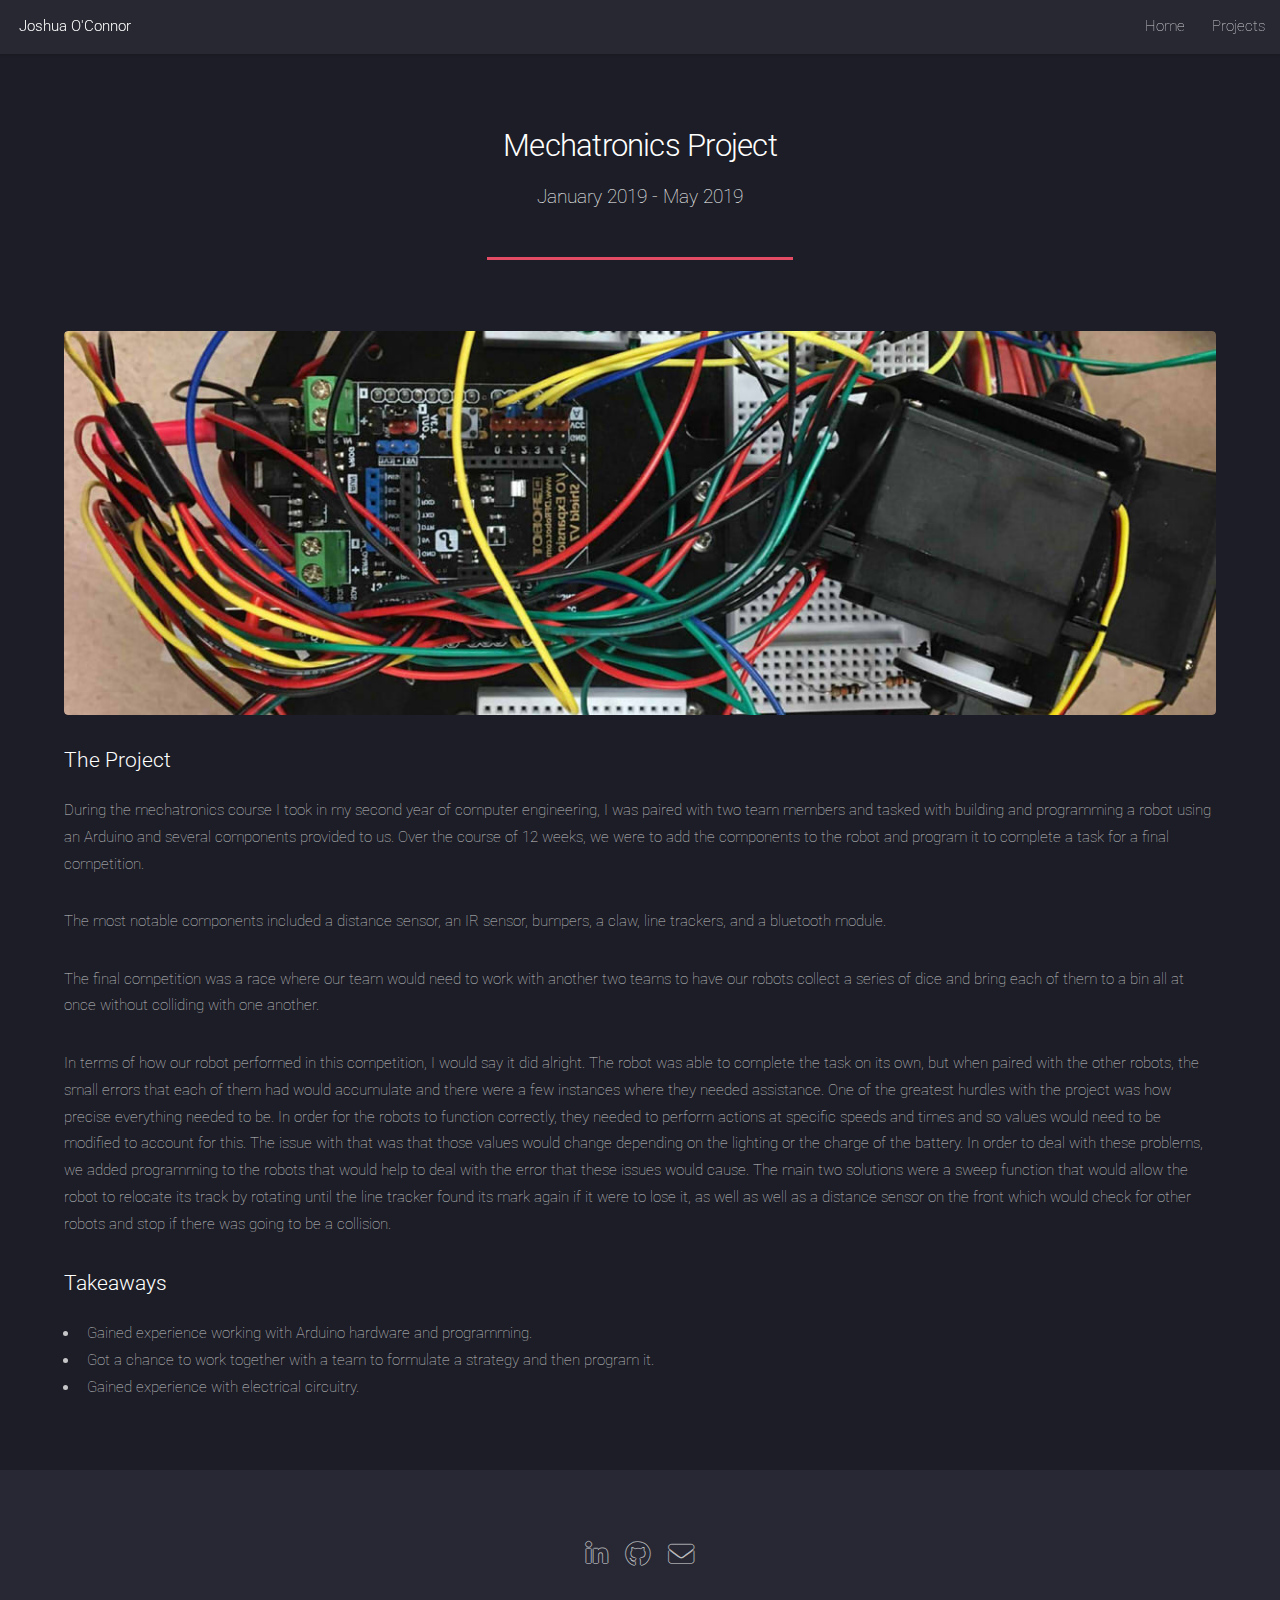
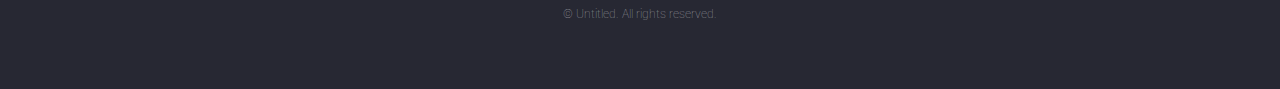
<file: mechatronics.html>
<!DOCTYPE HTML>
<!--
	Landed by HTML5 UP
	html5up.net | @ajlkn
	Free for personal and commercial use under the CCA 3.0 license (html5up.net/license)
-->
<html>
	<head>
		<title>Joshua O'Connor</title>
		<meta charset="utf-8" />
		<meta name="viewport" content="width=device-width, initial-scale=1, user-scalable=no" />
		<link rel="stylesheet" href="assets/css/main.css" />
		<noscript><link rel="stylesheet" href="assets/css/noscript.css" /></noscript>
	</head>
	<body class="is-preload">
		<div id="page-wrapper">

			<!-- Header -->
				<header id="header">
					<h1 id="logo"><a href="index.html">Joshua O'Connor</a></h1>
					<nav id="nav">
						<ul>
							<li><a href="index.html">Home</a></li>
							<li>
								<a href="#">Projects</a>
								<ul>
									<li><a href="website.html">Website</a></li>
									<li><a href="game.html">Hobby Game Project</a></li>
									<li><a href="software.html">School Game Project</a></li>
									<li><a href="mechatronics.html">Mechatronics Project</a></li>
									<li><a href="graphic-design.html">Graphic Design</a></li>
								</ul>
							</li>

						</ul>
					</nav>
				</header>

			<!-- Main -->
				<div id="main" class="wrapper style1">
					<div class="container">
						<header class="major">
							<h2>Mechatronics Project</h2>
							<p>January 2019 - May 2019</p>
						</header>

						<!-- Content -->
							<section id="content">
								<a  class="image fit"><img src="images/pic13.jpg" alt="" /></a>
								<h3>The Project</h3>
								<p>During the mechatronics course I took in my second year of computer engineering, I was paired with two team members and tasked with building and programming a robot using
								an Arduino and several components provided to us. Over the course of 12 weeks, we were to add the components to the robot and program it to complete a task for a final competition.</p>
								<p>The most notable components included a distance sensor, an IR sensor, bumpers, a claw, line trackers, and a bluetooth module.</p>
								<p>The final competition was a race where our team would need to work with another two teams to have our robots collect a series of dice and bring each of them to a bin
								all at once without colliding with one another.</p>
								<p>In terms of how our robot performed in this competition, I would say it did alright. The robot was able to complete the task on its own, but when paired with the other robots, the small errors
									that each of them had would accumulate and there were a few instances where they needed assistance. One of the greatest hurdles with the project was how precise everything needed to be.
								In order for the robots to function correctly, they needed to perform actions at specific speeds and times and so values would need to be modified to account for this. The issue with that
							was that those values would change depending on the lighting or the charge of the battery. In order to deal with these problems, we added programming to the robots that would help to deal with the error that these issues would cause.
						The main two solutions were a sweep function that would allow the robot to relocate its track by rotating until the line tracker found its mark again if it were to lose it, as well as well
					as a distance sensor on the front which would check for other robots and stop if there was going to be a collision.</p>
								<h3>Takeaways</h3>
								<ul>
									<li>Gained experience working with Arduino hardware and programming.</li>
									<li>Got a chance to work together with a team to formulate a strategy and then program it.</li>
									<li>Gained experience with electrical circuitry.</li>
								</ul>
							</section>

					</div>
				</div>

			<!-- Footer -->
			<footer id="footer">
				<ul class="icons">
					<li><a href="https://www.linkedin.com/in/joshua-o-connor-946a0a177/" class="icon brands alt fa-linkedin-in"><span class="label">LinkedIn</span></a></li>
					<li><a href="https://github.com/17jtoc" class="icon brands alt fa-github"><span class="label">GitHub</span></a></li>
					<li><a href="mailto:17jtoc@queensu.ca" class="icon solid alt fa-envelope"><span class="label">Email</span></a></li>
				</ul>
				<ul class="copyright">
					<li>&copy; Untitled. All rights reserved.</li>
				</ul>
			</footer>

		</div>

		<!-- Scripts -->
			<script src="assets/js/jquery.min.js"></script>
			<script src="assets/js/jquery.scrolly.min.js"></script>
			<script src="assets/js/jquery.dropotron.min.js"></script>
			<script src="assets/js/jquery.scrollex.min.js"></script>
			<script src="assets/js/browser.min.js"></script>
			<script src="assets/js/breakpoints.min.js"></script>
			<script src="assets/js/util.js"></script>
			<script src="assets/js/main.js"></script>

	</body>
</html>
</file>
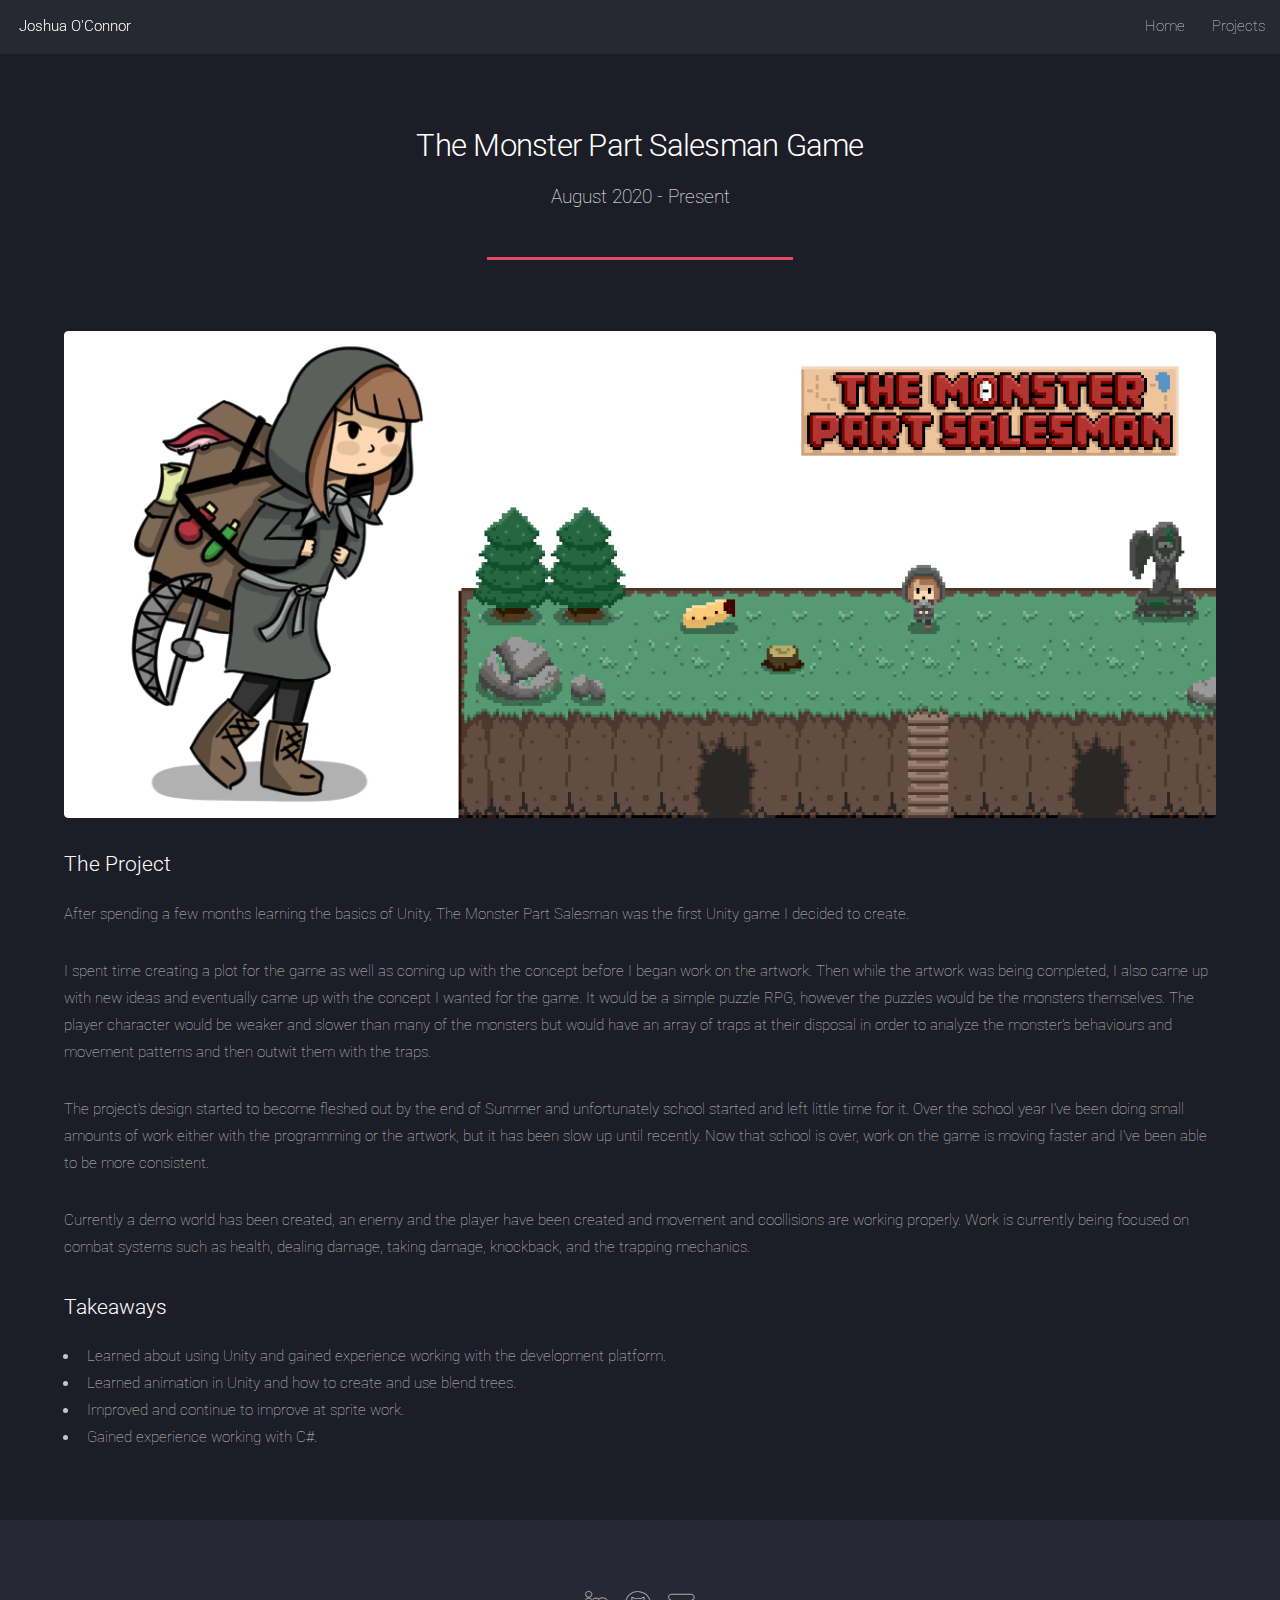
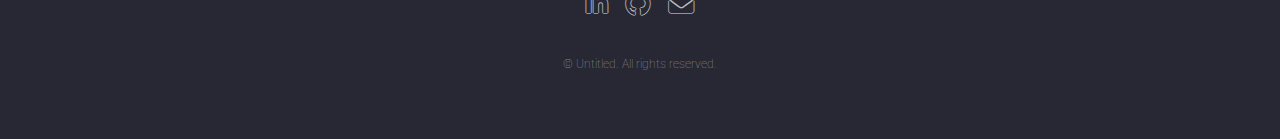
<file: mpsm.html>
<!DOCTYPE HTML>
<!--
	Landed by HTML5 UP
	html5up.net | @ajlkn
	Free for personal and commercial use under the CCA 3.0 license (html5up.net/license)
-->
<html>
	<head>
		<title>Joshua O'Connor</title>
		<meta charset="utf-8" />
		<meta name="viewport" content="width=device-width, initial-scale=1, user-scalable=no" />
		<link rel="stylesheet" href="assets/css/main.css" />
		<noscript><link rel="stylesheet" href="assets/css/noscript.css" /></noscript>
	</head>
	<body class="is-preload">
		<div id="page-wrapper">

			<!-- Header -->
				<header id="header">
					<h1 id="logo"><a href="index.html">Joshua O'Connor</a></h1>
					<nav id="nav">
						<ul>
							<li><a href="index.html">Home</a></li>
							<li>
								<a href="#">Projects</a>
								<ul>
									<li><a href="mpsm.html">MPSM Game</a></li>
									<li><a href="capstone.html">Capstone Project</a></li>
									<li><a href="website.html">Website</a></li>
									<li><a href="game.html">Mind Game</a></li>
									<li><a href="software.html">School Game Project</a></li>
									<li><a href="mechatronics.html">Mechatronics Project</a></li>
									<li><a href="graphic-design.html">Graphic Design</a></li>
								</ul>
							</li>

						</ul>
					</nav>
				</header>

			<!-- Main -->
				<div id="main" class="wrapper style1">
					<div class="container">
						<header class="major">
							<h2>The Monster Part Salesman Game</h2>
							<p>August 2020 - Present</p>
						</header>

						<!-- Content -->
							<section id="content">
								<a  class="image fit"><img src="images/mpsmpage.png" alt="" /></a>
								<h3>The Project</h3>
								<p>After spending a few months learning the basics of Unity, The Monster Part Salesman was the first Unity game I decided to create.</p>
								<p>I spent time creating a plot for the game as well as coming up with the concept before I began work on the artwork. Then while the artwork was being completed, I also came up with new ideas and
								eventually came up with the concept I wanted for the game. It would be a simple puzzle RPG, however the puzzles would be the monsters themselves. The player character would be weaker and slower
								than many of the monsters but would have an array of traps at their disposal in order to analyze the monster's behaviours and movement patterns and then outwit them with the traps.</P>
								<p>The project's design started to become fleshed out by the end of Summer and unfortunately school started and left little time for it. Over the school year I've been doing small amounts of work either
								with the programming or the artwork, but it has been slow up until recently. Now that school is over, work on the game is moving faster and I've been able to be more consistent.
								<p>Currently a demo world has been created, an enemy and the player have been created and movement and coollisions are working properly. Work is currently being focused on combat systems such as health, dealing damage,
								taking damage, knockback, and the trapping mechanics.

								<h3>Takeaways</h3>
								<ul>
									<li>Learned about using Unity and gained experience working with the development platform.</li>
									<li>Learned animation in Unity and how to create and use blend trees.</li>
									<li>Improved and continue to improve at sprite work.</li>
									<li>Gained experience working with C#.</li>
								</ul>
							</section>

					</div>
				</div>

			<!-- Footer -->
			<footer id="footer">
				<ul class="icons">
					<li><a href="https://www.linkedin.com/in/joshua-o-connor-946a0a177/" class="icon brands alt fa-linkedin-in"><span class="label">LinkedIn</span></a></li>
					<li><a href="https://github.com/17jtoc" class="icon brands alt fa-github"><span class="label">GitHub</span></a></li>
					<li><a href="mailto:17jtoc@queensu.ca" class="icon solid alt fa-envelope"><span class="label">Email</span></a></li>
				</ul>
				<ul class="copyright">
					<li>&copy; Untitled. All rights reserved.</li>
				</ul>
			</footer>

		</div>

		<!-- Scripts -->
			<script src="assets/js/jquery.min.js"></script>
			<script src="assets/js/jquery.scrolly.min.js"></script>
			<script src="assets/js/jquery.dropotron.min.js"></script>
			<script src="assets/js/jquery.scrollex.min.js"></script>
			<script src="assets/js/browser.min.js"></script>
			<script src="assets/js/breakpoints.min.js"></script>
			<script src="assets/js/util.js"></script>
			<script src="assets/js/main.js"></script>

	</body>
</html>
</file>
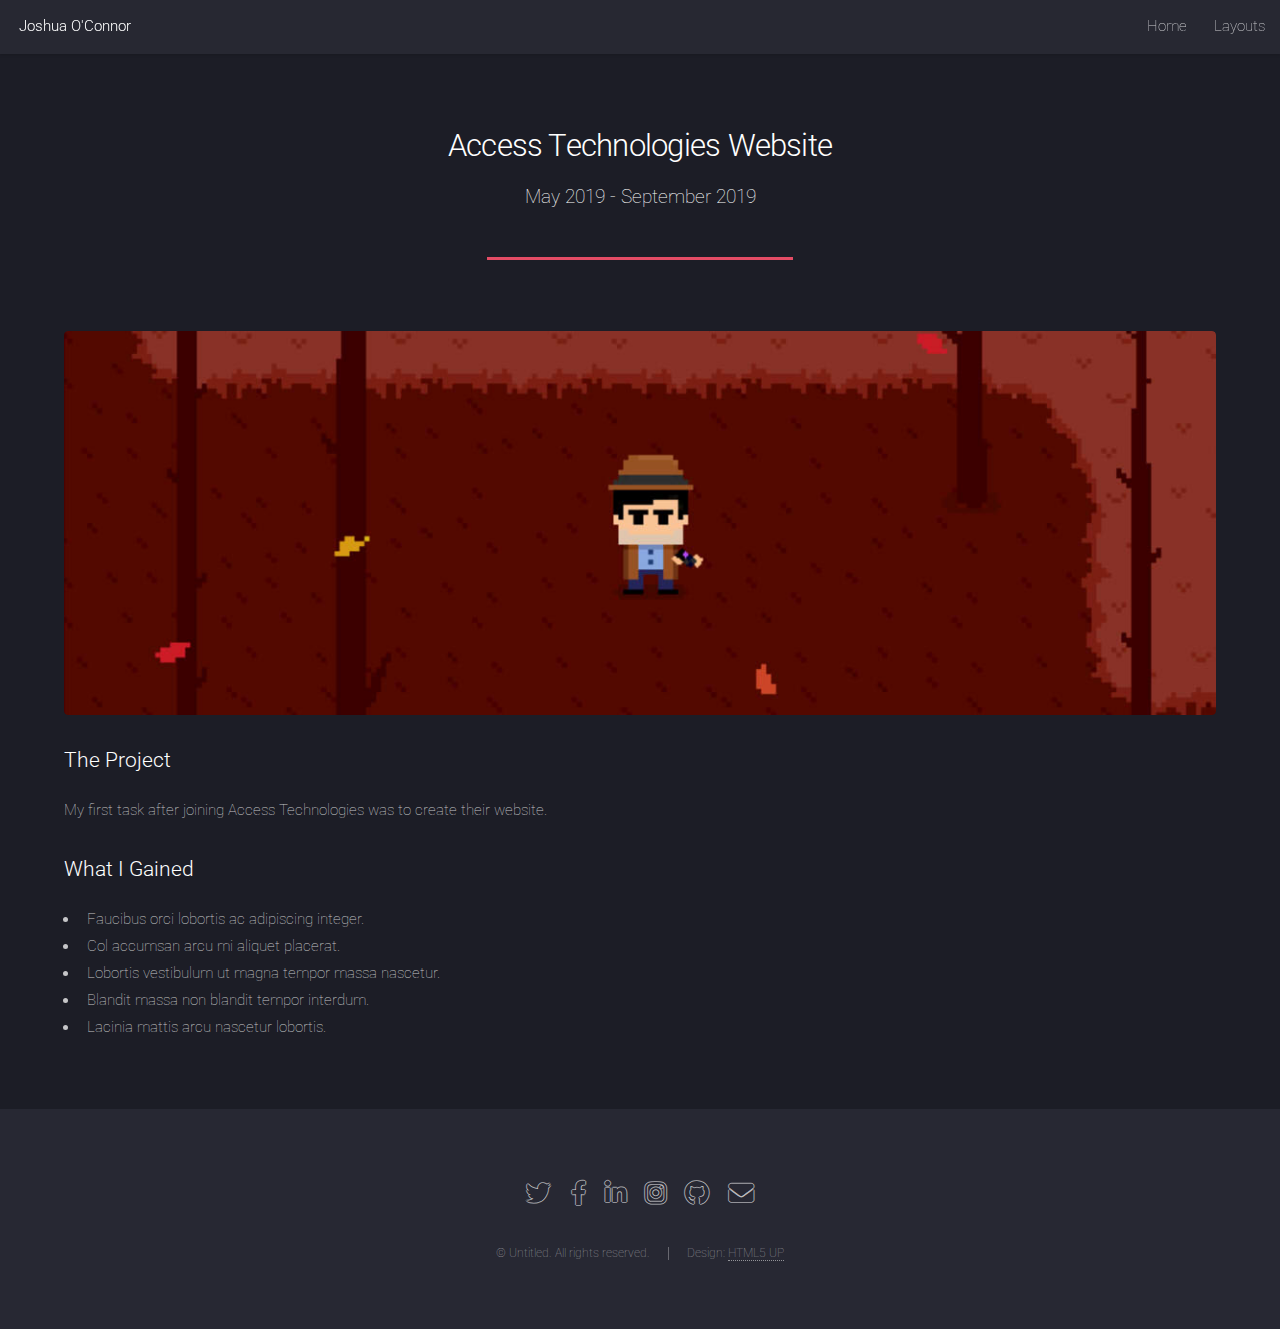
<file: no-sidebar.html>
<!DOCTYPE HTML>
<!--
	Landed by HTML5 UP
	html5up.net | @ajlkn
	Free for personal and commercial use under the CCA 3.0 license (html5up.net/license)
-->
<html>
	<head>
		<title>Joshua O'Connor</title>
		<meta charset="utf-8" />
		<meta name="viewport" content="width=device-width, initial-scale=1, user-scalable=no" />
		<link rel="stylesheet" href="assets/css/main.css" />
		<noscript><link rel="stylesheet" href="assets/css/noscript.css" /></noscript>
	</head>
	<body class="is-preload">
		<div id="page-wrapper">

			<!-- Header -->
				<header id="header">
					<h1 id="logo"><a href="index.html">Joshua O'Connor</a></h1>
					<nav id="nav">
						<ul>
							<li><a href="index.html">Home</a></li>
							<li>
								<a href="#">Layouts</a>
								<ul>
									<li><a href="left-sidebar.html">Left Sidebar</a></li>
									<li><a href="right-sidebar.html">Right Sidebar</a></li>
									<li><a href="no-sidebar.html">No Sidebar</a></li>
									<li>
										<a href="#">Submenu</a>
										<ul>
											<li><a href="#">Option 1</a></li>
											<li><a href="#">Option 2</a></li>
											<li><a href="#">Option 3</a></li>
											<li><a href="#">Option 4</a></li>
										</ul>
									</li>
								</ul>
							</li>

						</ul>
					</nav>
				</header>

			<!-- Main -->
				<div id="main" class="wrapper style1">
					<div class="container">
						<header class="major">
							<h2>Access Technologies Website</h2>
							<p>May 2019 - September 2019</p>
						</header>

						<!-- Content -->
							<section id="content">
								<a href="#" class="image fit"><img src="images/pic07.jpg" alt="" /></a>
								<h3>The Project</h3>
								<p>My first task after joining Access Technologies was to create their website. </p>
								<h3>What I Gained</h3>
								<ul>
									<li>Faucibus orci lobortis ac adipiscing integer.</li>
									<li>Col accumsan arcu mi aliquet placerat.</li>
									<li>Lobortis vestibulum ut magna tempor massa nascetur.</li>
									<li>Blandit massa non blandit tempor interdum.</li>
									<li>Lacinia mattis arcu nascetur lobortis.</li>
								</ul>
							</section>

					</div>
				</div>

			<!-- Footer -->
				<footer id="footer">
					<ul class="icons">
						<li><a href="#" class="icon brands alt fa-twitter"><span class="label">Twitter</span></a></li>
						<li><a href="#" class="icon brands alt fa-facebook-f"><span class="label">Facebook</span></a></li>
						<li><a href="#" class="icon brands alt fa-linkedin-in"><span class="label">LinkedIn</span></a></li>
						<li><a href="#" class="icon brands alt fa-instagram"><span class="label">Instagram</span></a></li>
						<li><a href="#" class="icon brands alt fa-github"><span class="label">GitHub</span></a></li>
						<li><a href="#" class="icon solid alt fa-envelope"><span class="label">Email</span></a></li>
					</ul>
					<ul class="copyright">
						<li>&copy; Untitled. All rights reserved.</li><li>Design: <a href="http://html5up.net">HTML5 UP</a></li>
					</ul>
				</footer>

		</div>

		<!-- Scripts -->
			<script src="assets/js/jquery.min.js"></script>
			<script src="assets/js/jquery.scrolly.min.js"></script>
			<script src="assets/js/jquery.dropotron.min.js"></script>
			<script src="assets/js/jquery.scrollex.min.js"></script>
			<script src="assets/js/browser.min.js"></script>
			<script src="assets/js/breakpoints.min.js"></script>
			<script src="assets/js/util.js"></script>
			<script src="assets/js/main.js"></script>

	</body>
</html>
</file>
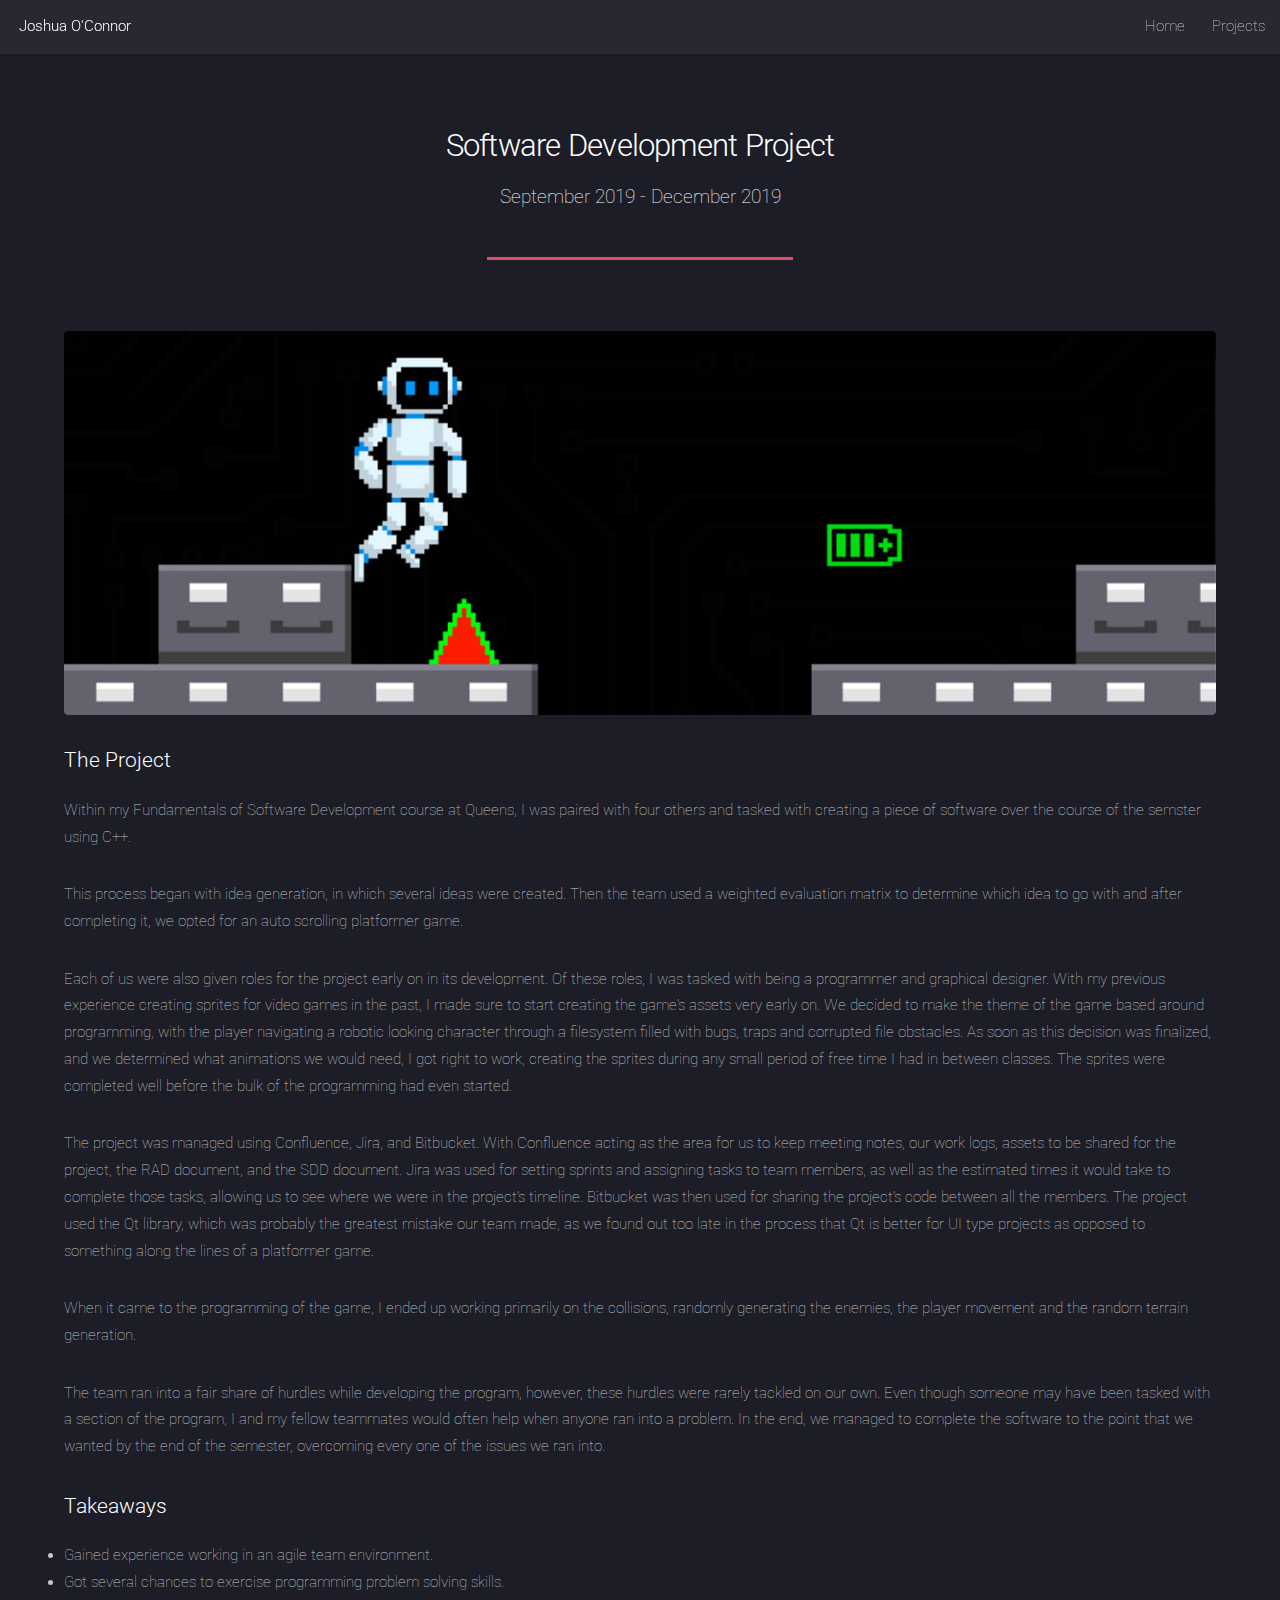
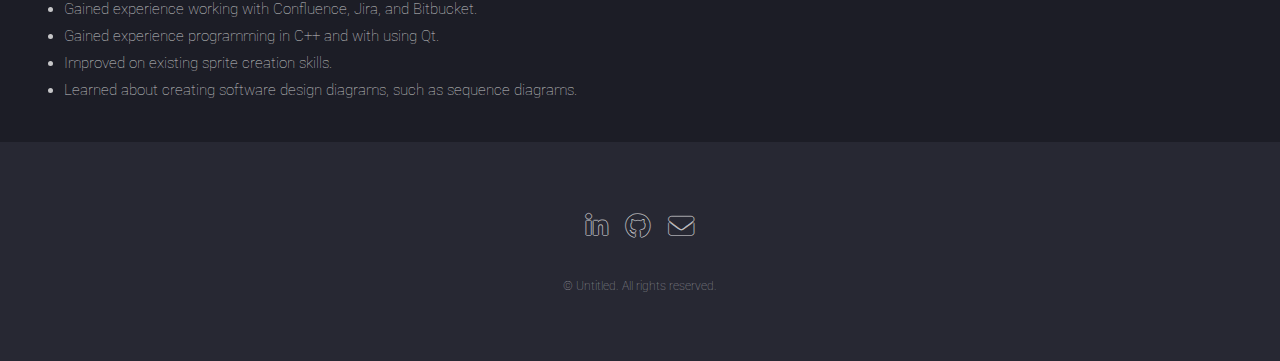
<file: software.html>
<!DOCTYPE HTML>
<!--
	Landed by HTML5 UP
	html5up.net | @ajlkn
	Free for personal and commercial use under the CCA 3.0 license (html5up.net/license)
-->
<html>
	<head>
		<title>Joshua O'Connor</title>
		<meta charset="utf-8" />
		<meta name="viewport" content="width=device-width, initial-scale=1, user-scalable=no" />
		<link rel="stylesheet" href="assets/css/main.css" />
		<noscript><link rel="stylesheet" href="assets/css/noscript.css" /></noscript>
	</head>
	<body class="is-preload">
		<div id="page-wrapper">

			<!-- Header -->
				<header id="header">
					<h1 id="logo"><a href="index.html">Joshua O'Connor</a></h1>
					<nav id="nav">
						<ul>
							<li><a href="index.html">Home</a></li>
							<li>
								<a href="#">Projects</a>
								<ul>
									<li><a href="mpsm.html">MPSM Game</a></li>
									<li><a href="capstone.html">Capstone Project</a></li>
									<li><a href="website.html">Website</a></li>
									<li><a href="game.html">Mind Game</a></li>
									<li><a href="software.html">School Game Project</a></li>
									<li><a href="mechatronics.html">Mechatronics Project</a></li>
									<li><a href="graphic-design.html">Graphic Design</a></li>
								</ul>
							</li>

						</ul>
					</nav>
				</header>

			<!-- Main -->
				<div id="main" class="wrapper style1">
					<div class="container">
						<header class="major">
							<h2>Software Development Project</h2>
							<p>September 2019 - December 2019</p>
						</header>

						<!-- Content -->
							<section id="content">
								<a class="image fit"><img src="images/pic12.jpg" alt="" /></a>
								<h3>The Project</h3>
								<p>Within my Fundamentals of Software Development course at Queens, I was paired with four others and tasked with creating a piece of software over the course of the semster using C++.</p>
								<p>This process began with idea generation, in which several ideas were created. Then the team used a weighted evaluation matrix to determine which idea to go with and after completing it,
								we opted for an auto scrolling platformer game.</p>
								<p>Each of us were also given roles for the project early on in its development. Of these roles, I was tasked with being a programmer and graphical designer. With my previous experience
								creating sprites for video games in the past, I made sure to start creating the game's assets very early on. We decided to make the theme of the game based around programming, with the
							player navigating a robotic looking character through a filesystem filled with bugs, traps and corrupted file obstacles. As soon as this decision was finalized, and we determined what animations
						we would need, I got right to work, creating the sprites during any small period of free time I had in between classes. The sprites were completed well before the bulk of the programming had even started.</p>
						<p>The project was managed using Confluence, Jira, and Bitbucket. With Confluence acting as the area for us to keep meeting notes, our work logs, assets to be shared for the project, the RAD document, and the SDD document.
						Jira was used for setting sprints and assigning tasks to team members, as well as the estimated times it would take to complete those tasks, allowing us to see where we were in the project's timeline.
					Bitbucket was then used for sharing the project's code between all the members. The project used the Qt library, which was probably the greatest mistake our team made, as we found out too
				late in the process that Qt is better for UI type projects as opposed to something along the lines of a platformer game.</p>
				<p>When it came to the programming of the game, I ended up working primarily on the collisions, randomly generating the enemies, the player movement and the random terrain generation.</p>
				<p>The team ran into a fair share of hurdles while developing the program, however, these hurdles were rarely tackled on our own. Even though someone may have been tasked with a section of the program,
				I and my fellow teammates would often help when anyone ran into a problem. In the end, we managed to complete the software to the point that we wanted by the end of the semester, overcoming every one of the issues we ran into.</p>
				<h3>Takeaways</h3>
									<li>Gained experience working in an agile team environment.</li>
									<li>Got several chances to exercise programming problem solving skills.</li>
									<li>Gained experience working with Confluence, Jira, and Bitbucket.</li>
									<li>Gained experience programming in C++ and with using Qt.</li>
									<li>Improved on existing sprite creation skills.</li>
									<li>Learned about creating software design diagrams, such as sequence diagrams.</li>

								</ul>
							</section>

					</div>
				</div>

			<!-- Footer -->
			<footer id="footer">
				<ul class="icons">
					<li><a href="https://www.linkedin.com/in/joshua-o-connor-946a0a177/" class="icon brands alt fa-linkedin-in"><span class="label">LinkedIn</span></a></li>
					<li><a href="https://github.com/17jtoc" class="icon brands alt fa-github"><span class="label">GitHub</span></a></li>
					<li><a href="mailto:17jtoc@queensu.ca" class="icon solid alt fa-envelope"><span class="label">Email</span></a></li>
				</ul>
				<ul class="copyright">
					<li>&copy; Untitled. All rights reserved.</li>
				</ul>
			</footer>

		</div>

		<!-- Scripts -->
			<script src="assets/js/jquery.min.js"></script>
			<script src="assets/js/jquery.scrolly.min.js"></script>
			<script src="assets/js/jquery.dropotron.min.js"></script>
			<script src="assets/js/jquery.scrollex.min.js"></script>
			<script src="assets/js/browser.min.js"></script>
			<script src="assets/js/breakpoints.min.js"></script>
			<script src="assets/js/util.js"></script>
			<script src="assets/js/main.js"></script>

	</body>
</html>
</file>
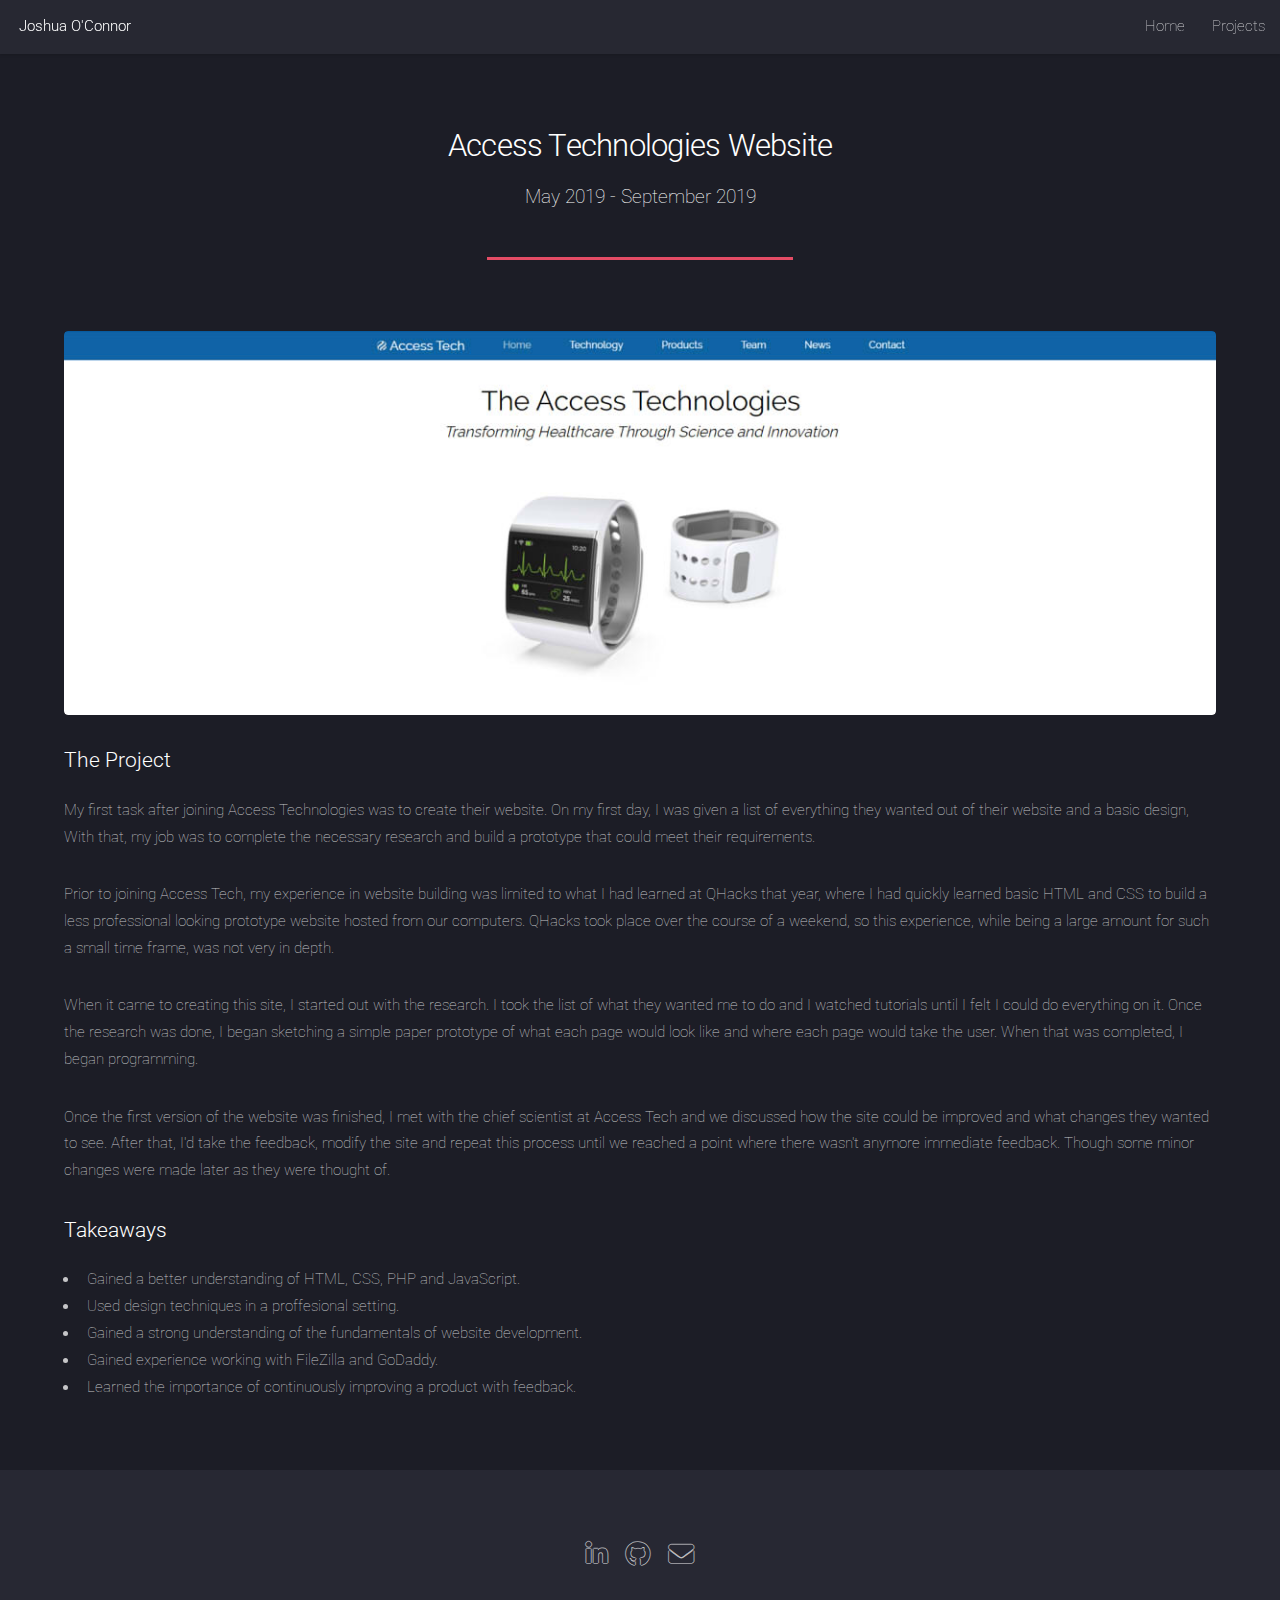
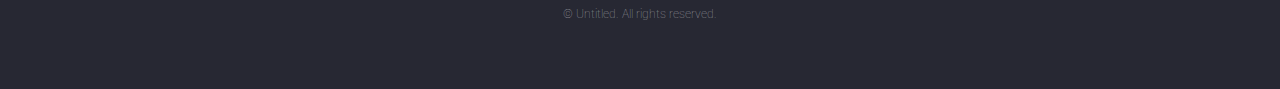
<file: website.html>
<!DOCTYPE HTML>
<!--
	Landed by HTML5 UP
	html5up.net | @ajlkn
	Free for personal and commercial use under the CCA 3.0 license (html5up.net/license)
-->
<html>
	<head>
		<title>Joshua O'Connor</title>
		<meta charset="utf-8" />
		<meta name="viewport" content="width=device-width, initial-scale=1, user-scalable=no" />
		<link rel="stylesheet" href="assets/css/main.css" />
		<noscript><link rel="stylesheet" href="assets/css/noscript.css" /></noscript>
	</head>
	<body class="is-preload">
		<div id="page-wrapper">

			<!-- Header -->
				<header id="header">
					<h1 id="logo"><a href="index.html">Joshua O'Connor</a></h1>
					<nav id="nav">
						<ul>
							<li><a href="index.html">Home</a></li>
							<li>
								<a href="#">Projects</a>
								<ul>
									<li><a href="mpsm.html">MPSM Game</a></li>
									<li><a href="capstone.html">Capstone Project</a></li>
									<li><a href="website.html">Website</a></li>
									<li><a href="game.html">Mind Game</a></li>
									<li><a href="software.html">School Game Project</a></li>
									<li><a href="mechatronics.html">Mechatronics Project</a></li>
									<li><a href="graphic-design.html">Graphic Design</a></li>
								</ul>
							</li>

						</ul>
					</nav>
				</header>

			<!-- Main -->
				<div id="main" class="wrapper style1">
					<div class="container">
						<header class="major">
							<h2>Access Technologies Website</h2>
							<p>May 2019 - September 2019</p>
						</header>

						<!-- Content -->
							<section id="content">
								<a class="image fit"><img src="images/pic11.jpg" alt="" /></a>
								<h3>The Project</h3>
								<p>My first task after joining Access Technologies was to create their website. On my first day, I was given a list of everything they wanted out of their website and a basic design,
								With that, my job was to complete the necessary research and build a prototype that could meet their requirements.</p>
								<p>Prior to joining Access Tech, my experience in website building was limited to what I had learned at QHacks that year, where I had quickly learned basic HTML and CSS to build
								a less professional looking prototype website hosted from our computers. QHacks took place over the course of a weekend, so this experience, while being a large amount for such a small time
							frame, was not very in depth.</p>
							<p>When it came to creating this site, I started out with the research. I took the list of what they wanted me to do and I watched tutorials until I felt I could do everything on it.
							Once the research was done, I began sketching a simple paper prototype of what each page would look like and where each page would take the user. When that was completed, I began programming.
						</p>
						<p>Once the first version of the website was finished, I met with the chief scientist at Access Tech and we discussed how the site could be improved and what changes they wanted to see. After that,
						I'd take the feedback, modify the site and repeat this process until we reached a point where there wasn't anymore immediate feedback. Though some minor changes were made later as they were
					thought of.</p>
								<h3>Takeaways</h3>
								<ul>
									<li>Gained a better understanding of HTML, CSS, PHP and JavaScript.</li>
									<li>Used design techniques in a proffesional setting.</li>
									<li>Gained a strong understanding of the fundamentals of website development.</li>
									<li>Gained experience working with FileZilla and GoDaddy.</li>
									<li>Learned the importance of continuously improving a product with feedback.</li>
								</ul>
							</section>

					</div>
				</div>

			<!-- Footer -->
			<footer id="footer">
				<ul class="icons">
					<li><a href="https://www.linkedin.com/in/joshua-o-connor-946a0a177/" class="icon brands alt fa-linkedin-in"><span class="label">LinkedIn</span></a></li>
					<li><a href="https://github.com/17jtoc" class="icon brands alt fa-github"><span class="label">GitHub</span></a></li>
					<li><a href="mailto:17jtoc@queensu.ca" class="icon solid alt fa-envelope"><span class="label">Email</span></a></li>
				</ul>
				<ul class="copyright">
					<li>&copy; Untitled. All rights reserved.</li>
				</ul>
			</footer>

		</div>

		<!-- Scripts -->
			<script src="assets/js/jquery.min.js"></script>
			<script src="assets/js/jquery.scrolly.min.js"></script>
			<script src="assets/js/jquery.dropotron.min.js"></script>
			<script src="assets/js/jquery.scrollex.min.js"></script>
			<script src="assets/js/browser.min.js"></script>
			<script src="assets/js/breakpoints.min.js"></script>
			<script src="assets/js/util.js"></script>
			<script src="assets/js/main.js"></script>

	</body>
</html>
</file>
<file: assets/css/noscript.css>
/*
	Landed by HTML5 UP
	html5up.net | @ajlkn
	Free for personal and commercial use under the CCA 3.0 license (html5up.net/license)
*/

/* Loader */

	body.landing.is-preload:before {
		display: none;
	}

	body.landing.is-preload:after {
		display: none;
	}
</file>
<file: assets/css/main.css>
@import url("fontawesome-all.min.css");
@import url("https://fonts.googleapis.com/css?family=Roboto:100,300,100italic,300italic");

/*
	Landed by HTML5 UP
	html5up.net | @ajlkn
	Free for personal and commercial use under the CCA 3.0 license (html5up.net/license)
*/

html, body, div, span, applet, object,
iframe, h1, h2, h3, h4, h5, h6, p, blockquote,
pre, a, abbr, acronym, address, big, cite,
code, del, dfn, em, img, ins, kbd, q, s, samp,
small, strike, strong, sub, sup, tt, var, b,
u, i, center, dl, dt, dd, ol, ul, li, fieldset,
form, label, legend, table, caption, tbody,
tfoot, thead, tr, th, td, article, aside,
canvas, details, embed, figure, figcaption,
footer, header, hgroup, menu, nav, output, ruby,
section, summary, time, mark, audio, video {
	margin: 0;
	padding: 0;
	border: 0;
	font-size: 100%;
	font: inherit;
	vertical-align: baseline;}

article, aside, details, figcaption, figure,
footer, header, hgroup, menu, nav, section {
	display: block;}

body {
	line-height: 1;
}

ol, ul {
	list-style: none;
}

blockquote, q {
	quotes: none;
}

	blockquote:before, blockquote:after, q:before, q:after {
		content: '';
		content: none;
	}

table {
	border-collapse: collapse;
	border-spacing: 0;
}

body {
	-webkit-text-size-adjust: none;
}

mark {
	background-color: transparent;
	color: inherit;
}

input::-moz-focus-inner {
	border: 0;
	padding: 0;
}

input, select, textarea {
	-moz-appearance: none;
	-webkit-appearance: none;
	-ms-appearance: none;
	appearance: none;
}

/* Basic */

	html {
		box-sizing: border-box;
	}

	*, *:before, *:after {
		box-sizing: inherit;
	}

	html, body {
		background: #1c1d26;
	}

	body.is-preload *, body.is-preload *:before, body.is-preload *:after {
		-moz-animation: none !important;
		-webkit-animation: none !important;
		-ms-animation: none !important;
		animation: none !important;
		-moz-transition: none !important;
		-webkit-transition: none !important;
		-ms-transition: none !important;
		transition: none !important;
	}

	body, input, select, textarea {
		color: rgba(255, 255, 255, 0.75);
		font-family: "Roboto", Helvetica, sans-serif;
		font-size: 15pt;
		font-weight: 100;
		line-height: 1.75em;
	}

	a {
		-moz-transition: border-color 0.2s ease-in-out, color 0.2s ease-in-out;
		-webkit-transition: border-color 0.2s ease-in-out, color 0.2s ease-in-out;
		-ms-transition: border-color 0.2s ease-in-out, color 0.2s ease-in-out;
		transition: border-color 0.2s ease-in-out, color 0.2s ease-in-out;
		border-bottom: dotted 1px;
		color: #e44c65;
		text-decoration: none;
	}

		a:hover {
			color: #e44c65 !important;
			border-bottom-color: transparent;
		}

	strong, b {
		color: #ffffff;
		font-weight: 300;
	}

	em, i {
		font-style: italic;
	}

	p {
		margin: 0 0 2em 0;
	}

	h1, h2, h3, h4, h5, h6 {
		color: #ffffff;
		font-weight: 300;
		line-height: 1em;
		margin: 0 0 1em 0;
	}

		h1 a, h2 a, h3 a, h4 a, h5 a, h6 a {
			color: inherit;
			border: 0;
		}

	h2 {
		font-size: 2em;
		line-height: 1.5em;
		letter-spacing: -0.025em;
	}

	h3 {
		font-size: 1.35em;
		line-height: 1.5em;
	}

	h4 {
		font-size: 1.1em;
		line-height: 1.5em;
	}

	h5 {
		font-size: 0.9em;
		line-height: 1.5em;
	}

	h6 {
		font-size: 0.7em;
		line-height: 1.5em;
	}

	sub {
		font-size: 0.8em;
		position: relative;
		top: 0.5em;
	}

	sup {
		font-size: 0.8em;
		position: relative;
		top: -0.5em;
	}

	hr {
		border: 0;
		border-bottom: solid 1px rgba(255, 255, 255, 0.3);
		margin: 3em 0;
	}

		hr.major {
			margin: 4em 0;
		}

	blockquote {
		border-left: solid 4px rgba(255, 255, 255, 0.3);
		font-style: italic;
		margin: 0 0 2em 0;
		padding: 0.5em 0 0.5em 2em;
	}

	code {
		background: rgba(255, 255, 255, 0.075);
		border-radius: 4px;
		font-family: "Courier New", monospace;
		font-size: 0.9em;
		margin: 0 0.25em;
		padding: 0.25em 0.65em;
	}

	pre {
		-webkit-overflow-scrolling: touch;
		font-family: "Courier New", monospace;
		font-size: 0.9em;
		margin: 0 0 2em 0;
	}

		pre code {
			display: block;
			line-height: 1.75em;
			padding: 1em 1.5em;
			overflow-x: auto;
		}

	.align-left {
		text-align: left;
	}

	.align-center {
		text-align: center;
	}

	.align-right {
		text-align: right;
	}

	.center {
  display: block;
  margin-left: auto;
  margin-right: auto;

}

/* Loader */

	@-moz-keyframes spinner-show {
		0% {
			opacity: 0;
		}

		100% {
			opacity: 1;
		}
	}

	@-webkit-keyframes spinner-show {
		0% {
			opacity: 0;
		}

		100% {
			opacity: 1;
		}
	}

	@-ms-keyframes spinner-show {
		0% {
			opacity: 0;
		}

		100% {
			opacity: 1;
		}
	}

	@keyframes spinner-show {
		0% {
			opacity: 0;
		}

		100% {
			opacity: 1;
		}
	}

	@-moz-keyframes spinner-hide {
		0% {
			color: rgba(255, 255, 255, 0.15);
			z-index: 100001;
			-moz-transform: scale(1) rotate(0deg);
			-webkit-transform: scale(1) rotate(0deg);
			-ms-transform: scale(1) rotate(0deg);
			transform: scale(1) rotate(0deg);
		}

		99% {
			color: #1c1d26;
			z-index: 100001;
			-moz-transform: scale(0.5) rotate(360deg);
			-webkit-transform: scale(0.5) rotate(360deg);
			-ms-transform: scale(0.5) rotate(360deg);
			transform: scale(0.5) rotate(360deg);
		}

		100% {
			color: #1c1d26;
			z-index: -1;
			-moz-transform: scale(0.5) rotate(360deg);
			-webkit-transform: scale(0.5) rotate(360deg);
			-ms-transform: scale(0.5) rotate(360deg);
			transform: scale(0.5) rotate(360deg);
		}
	}

	@-webkit-keyframes spinner-hide {
		0% {
			color: rgba(255, 255, 255, 0.15);
			z-index: 100001;
			-moz-transform: scale(1) rotate(0deg);
			-webkit-transform: scale(1) rotate(0deg);
			-ms-transform: scale(1) rotate(0deg);
			transform: scale(1) rotate(0deg);
		}

		99% {
			color: #1c1d26;
			z-index: 100001;
			-moz-transform: scale(0.5) rotate(360deg);
			-webkit-transform: scale(0.5) rotate(360deg);
			-ms-transform: scale(0.5) rotate(360deg);
			transform: scale(0.5) rotate(360deg);
		}

		100% {
			color: #1c1d26;
			z-index: -1;
			-moz-transform: scale(0.5) rotate(360deg);
			-webkit-transform: scale(0.5) rotate(360deg);
			-ms-transform: scale(0.5) rotate(360deg);
			transform: scale(0.5) rotate(360deg);
		}
	}

	@-ms-keyframes spinner-hide {
		0% {
			color: rgba(255, 255, 255, 0.15);
			z-index: 100001;
			-moz-transform: scale(1) rotate(0deg);
			-webkit-transform: scale(1) rotate(0deg);
			-ms-transform: scale(1) rotate(0deg);
			transform: scale(1) rotate(0deg);
		}

		99% {
			color: #1c1d26;
			z-index: 100001;
			-moz-transform: scale(0.5) rotate(360deg);
			-webkit-transform: scale(0.5) rotate(360deg);
			-ms-transform: scale(0.5) rotate(360deg);
			transform: scale(0.5) rotate(360deg);
		}

		100% {
			color: #1c1d26;
			z-index: -1;
			-moz-transform: scale(0.5) rotate(360deg);
			-webkit-transform: scale(0.5) rotate(360deg);
			-ms-transform: scale(0.5) rotate(360deg);
			transform: scale(0.5) rotate(360deg);
		}
	}

	@keyframes spinner-hide {
		0% {
			color: rgba(255, 255, 255, 0.15);
			z-index: 100001;
			-moz-transform: scale(1) rotate(0deg);
			-webkit-transform: scale(1) rotate(0deg);
			-ms-transform: scale(1) rotate(0deg);
			transform: scale(1) rotate(0deg);
		}

		99% {
			color: #1c1d26;
			z-index: 100001;
			-moz-transform: scale(0.5) rotate(360deg);
			-webkit-transform: scale(0.5) rotate(360deg);
			-ms-transform: scale(0.5) rotate(360deg);
			transform: scale(0.5) rotate(360deg);
		}

		100% {
			color: #1c1d26;
			z-index: -1;
			-moz-transform: scale(0.5) rotate(360deg);
			-webkit-transform: scale(0.5) rotate(360deg);
			-ms-transform: scale(0.5) rotate(360deg);
			transform: scale(0.5) rotate(360deg);
		}
	}

	@-moz-keyframes spinner-rotate {
		0% {
			-moz-transform: scale(1) rotate(0deg);
			-webkit-transform: scale(1) rotate(0deg);
			-ms-transform: scale(1) rotate(0deg);
			transform: scale(1) rotate(0deg);
		}

		100% {
			-moz-transform: scale(1) rotate(360deg);
			-webkit-transform: scale(1) rotate(360deg);
			-ms-transform: scale(1) rotate(360deg);
			transform: scale(1) rotate(360deg);
		}
	}

	@-webkit-keyframes spinner-rotate {
		0% {
			-moz-transform: scale(1) rotate(0deg);
			-webkit-transform: scale(1) rotate(0deg);
			-ms-transform: scale(1) rotate(0deg);
			transform: scale(1) rotate(0deg);
		}

		100% {
			-moz-transform: scale(1) rotate(360deg);
			-webkit-transform: scale(1) rotate(360deg);
			-ms-transform: scale(1) rotate(360deg);
			transform: scale(1) rotate(360deg);
		}
	}

	@-ms-keyframes spinner-rotate {
		0% {
			-moz-transform: scale(1) rotate(0deg);
			-webkit-transform: scale(1) rotate(0deg);
			-ms-transform: scale(1) rotate(0deg);
			transform: scale(1) rotate(0deg);
		}

		100% {
			-moz-transform: scale(1) rotate(360deg);
			-webkit-transform: scale(1) rotate(360deg);
			-ms-transform: scale(1) rotate(360deg);
			transform: scale(1) rotate(360deg);
		}
	}

	@keyframes spinner-rotate {
		0% {
			-moz-transform: scale(1) rotate(0deg);
			-webkit-transform: scale(1) rotate(0deg);
			-ms-transform: scale(1) rotate(0deg);
			transform: scale(1) rotate(0deg);
		}

		100% {
			-moz-transform: scale(1) rotate(360deg);
			-webkit-transform: scale(1) rotate(360deg);
			-ms-transform: scale(1) rotate(360deg);
			transform: scale(1) rotate(360deg);
		}
	}

	@-moz-keyframes overlay-hide {
		0% {
			opacity: 1;
			z-index: 100000;
		}

		15% {
			opacity: 1;
			z-index: 100000;
		}

		99% {
			opacity: 0;
			z-index: 100000;
		}

		100% {
			opacity: 0;
			z-index: -1;
		}
	}

	@-webkit-keyframes overlay-hide {
		0% {
			opacity: 1;
			z-index: 100000;
		}

		15% {
			opacity: 1;
			z-index: 100000;
		}

		99% {
			opacity: 0;
			z-index: 100000;
		}

		100% {
			opacity: 0;
			z-index: -1;
		}
	}

	@-ms-keyframes overlay-hide {
		0% {
			opacity: 1;
			z-index: 100000;
		}

		15% {
			opacity: 1;
			z-index: 100000;
		}

		99% {
			opacity: 0;
			z-index: 100000;
		}

		100% {
			opacity: 0;
			z-index: -1;
		}
	}

	@keyframes overlay-hide {
		0% {
			opacity: 1;
			z-index: 100000;
		}

		15% {
			opacity: 1;
			z-index: 100000;
		}

		99% {
			opacity: 0;
			z-index: 100000;
		}

		100% {
			opacity: 0;
			z-index: -1;
		}
	}

	body.landing {
		text-decoration: none;
	}

		body.landing:before {
			-moz-osx-font-smoothing: grayscale;
			-webkit-font-smoothing: antialiased;
			display: inline-block;
			font-style: normal;
			font-variant: normal;
			text-rendering: auto;
			line-height: 1;
			text-transform: none !important;
			font-family: 'Font Awesome 5 Free';
			font-weight: 900;
		}

		body.landing:before {
			-moz-animation: spinner-show 1.5s 1 0.25s ease forwards, spinner-hide 0.25s ease-in-out forwards !important;
			-webkit-animation: spinner-show 1.5s 1 0.25s ease forwards, spinner-hide 0.25s ease-in-out forwards !important;
			-ms-animation: spinner-show 1.5s 1 0.25s ease forwards, spinner-hide 0.25s ease-in-out forwards !important;
			animation: spinner-show 1.5s 1 0.25s ease forwards, spinner-hide 0.25s ease-in-out forwards !important;
			-moz-transform-origin: 50% 50%;
			-webkit-transform-origin: 50% 50%;
			-ms-transform-origin: 50% 50%;
			transform-origin: 50% 50%;
			color: rgba(255, 255, 255, 0.15);
			content: '\f1ce';
			cursor: default;
			display: block;
			font-size: 2em;
			height: 2em;
			left: 50%;
			line-height: 2em;
			margin: -1em 0 0 -1em;
			opacity: 0;
			position: fixed;
			text-align: center;
			top: 50%;
			width: 2em;
			z-index: -1;
		}

		body.landing:after {
			-moz-animation: overlay-hide 1.5s ease-in forwards !important;
			-webkit-animation: overlay-hide 1.5s ease-in forwards !important;
			-ms-animation: overlay-hide 1.5s ease-in forwards !important;
			animation: overlay-hide 1.5s ease-in forwards !important;
			background: #1c1d26;
			content: '';
			display: block;
			height: 100%;
			left: 0;
			opacity: 0;
			position: fixed;
			top: 0;
			width: 100%;
			z-index: -1;
		}

		body.landing.is-preload:before {
			-moz-animation: spinner-show 1.5s 1 0.25s ease forwards, spinner-rotate 0.75s infinite linear !important;
			-webkit-animation: spinner-show 1.5s 1 0.25s ease forwards, spinner-rotate 0.75s infinite linear !important;
			-ms-animation: spinner-show 1.5s 1 0.25s ease forwards, spinner-rotate 0.75s infinite linear !important;
			animation: spinner-show 1.5s 1 0.25s ease forwards, spinner-rotate 0.75s infinite linear !important;
			z-index: 100001;
		}

		body.landing.is-preload:after {
			-moz-animation: none !important;
			-webkit-animation: none !important;
			-ms-animation: none !important;
			animation: none !important;
			opacity: 1;
			z-index: 100000;
		}

	@media (-webkit-min-device-pixel-ratio: 2) {

		body.landing:before {
			line-height: 2.025em;
		}

	}

/* Container */

	.container {
		margin: 0 auto;
		max-width: calc(100% - 4em);
		width: 70em;
	}

		.container.xsmall {
			width: 17.5em;
		}

		.container.small {
			width: 35em;
		}

		.container.medium {
			width: 52.5em;
		}

		.container.large {
			width: 87.5em;
		}

		.container.xlarge {
			width: 105em;
		}

		.container.max {
			width: 100%;
		}

		@media screen and (max-width: 1280px) {

			.container {
				width: 90%;
				max-width: 100%;
			}

		}

		@media screen and (max-width: 980px) {

			.container {
				width: 100% !important;
			}

		}

/* Row */

	.row {
		display: flex;
		flex-wrap: wrap;
		box-sizing: border-box;
		align-items: stretch;
	}

		.row > * {
			box-sizing: border-box;
		}

		.row.gtr-uniform > * > :last-child {
			margin-bottom: 0;
		}

		.row.aln-left {
			justify-content: flex-start;
		}

		.row.aln-center {
			justify-content: center;
		}

		.row.aln-right {
			justify-content: flex-end;
		}

		.row.aln-top {
			align-items: flex-start;
		}

		.row.aln-middle {
			align-items: center;
		}

		.row.aln-bottom {
			align-items: flex-end;
		}

		.row > .imp {
			order: -1;
		}

		.row > .col-1 {
			width: 8.33333%;
		}

		.row > .off-1 {
			margin-left: 8.33333%;
		}

		.row > .col-2 {
			width: 16.66667%;
		}

		.row > .off-2 {
			margin-left: 16.66667%;
		}

		.row > .col-3 {
			width: 25%;
		}

		.row > .off-3 {
			margin-left: 25%;
		}

		.row > .col-4 {
			width: 33.33333%;
		}

		.row > .off-4 {
			margin-left: 33.33333%;
		}

		.row > .col-5 {
			width: 41.66667%;
		}

		.row > .off-5 {
			margin-left: 41.66667%;
		}

		.row > .col-6 {
			width: 50%;
		}

		.row > .off-6 {
			margin-left: 50%;
		}

		.row > .col-7 {
			width: 58.33333%;
		}

		.row > .off-7 {
			margin-left: 58.33333%;
		}

		.row > .col-8 {
			width: 66.66667%;
		}

		.row > .off-8 {
			margin-left: 66.66667%;
		}

		.row > .col-9 {
			width: 75%;
		}

		.row > .off-9 {
			margin-left: 75%;
		}

		.row > .col-10 {
			width: 83.33333%;
		}

		.row > .off-10 {
			margin-left: 83.33333%;
		}

		.row > .col-11 {
			width: 91.66667%;
		}

		.row > .off-11 {
			margin-left: 91.66667%;
		}

		.row > .col-12 {
			width: 100%;
		}

		.row > .off-12 {
			margin-left: 100%;
		}

		.row.gtr-0 {
			margin-top: 0;
			margin-left: 0em;
		}

			.row.gtr-0 > * {
				padding: 0 0 0 0em;
			}

			.row.gtr-0.gtr-uniform {
				margin-top: 0em;
			}

				.row.gtr-0.gtr-uniform > * {
					padding-top: 0em;
				}

		.row.gtr-25 {
			margin-top: 0;
			margin-left: -0.625em;
		}

			.row.gtr-25 > * {
				padding: 0 0 0 0.625em;
			}

			.row.gtr-25.gtr-uniform {
				margin-top: -0.625em;
			}

				.row.gtr-25.gtr-uniform > * {
					padding-top: 0.625em;
				}

		.row.gtr-50 {
			margin-top: 0;
			margin-left: -1.25em;
		}

			.row.gtr-50 > * {
				padding: 0 0 0 1.25em;
			}

			.row.gtr-50.gtr-uniform {
				margin-top: -1.25em;
			}

				.row.gtr-50.gtr-uniform > * {
					padding-top: 1.25em;
				}

		.row {
			margin-top: 0;
			margin-left: -2.5em;
		}

			.row > * {
				padding: 0 0 0 2.5em;
			}

			.row.gtr-uniform {
				margin-top: -2.5em;
			}

				.row.gtr-uniform > * {
					padding-top: 2.5em;
				}

		.row.gtr-150 {
			margin-top: 0;
			margin-left: -3.75em;
		}

			.row.gtr-150 > * {
				padding: 0 0 0 3.75em;
			}

			.row.gtr-150.gtr-uniform {
				margin-top: -3.75em;
			}

				.row.gtr-150.gtr-uniform > * {
					padding-top: 3.75em;
				}

		.row.gtr-200 {
			margin-top: 0;
			margin-left: -5em;
		}

			.row.gtr-200 > * {
				padding: 0 0 0 5em;
			}

			.row.gtr-200.gtr-uniform {
				margin-top: -5em;
			}

				.row.gtr-200.gtr-uniform > * {
					padding-top: 5em;
				}

		@media screen and (max-width: 1680px) {

			.row {
				display: flex;
				flex-wrap: wrap;
				box-sizing: border-box;
				align-items: stretch;
			}

				.row > * {
					box-sizing: border-box;
				}

				.row.gtr-uniform > * > :last-child {
					margin-bottom: 0;
				}

				.row.aln-left {
					justify-content: flex-start;
				}

				.row.aln-center {
					justify-content: center;
				}

				.row.aln-right {
					justify-content: flex-end;
				}

				.row.aln-top {
					align-items: flex-start;
				}

				.row.aln-middle {
					align-items: center;
				}

				.row.aln-bottom {
					align-items: flex-end;
				}

				.row > .imp-xlarge {
					order: -1;
				}

				.row > .col-1-xlarge {
					width: 8.33333%;
				}

				.row > .off-1-xlarge {
					margin-left: 8.33333%;
				}

				.row > .col-2-xlarge {
					width: 16.66667%;
				}

				.row > .off-2-xlarge {
					margin-left: 16.66667%;
				}

				.row > .col-3-xlarge {
					width: 25%;
				}

				.row > .off-3-xlarge {
					margin-left: 25%;
				}

				.row > .col-4-xlarge {
					width: 33.33333%;
				}

				.row > .off-4-xlarge {
					margin-left: 33.33333%;
				}

				.row > .col-5-xlarge {
					width: 41.66667%;
				}

				.row > .off-5-xlarge {
					margin-left: 41.66667%;
				}

				.row > .col-6-xlarge {
					width: 50%;
				}

				.row > .off-6-xlarge {
					margin-left: 50%;
				}

				.row > .col-7-xlarge {
					width: 58.33333%;
				}

				.row > .off-7-xlarge {
					margin-left: 58.33333%;
				}

				.row > .col-8-xlarge {
					width: 66.66667%;
				}

				.row > .off-8-xlarge {
					margin-left: 66.66667%;
				}

				.row > .col-9-xlarge {
					width: 75%;
				}

				.row > .off-9-xlarge {
					margin-left: 75%;
				}

				.row > .col-10-xlarge {
					width: 83.33333%;
				}

				.row > .off-10-xlarge {
					margin-left: 83.33333%;
				}

				.row > .col-11-xlarge {
					width: 91.66667%;
				}

				.row > .off-11-xlarge {
					margin-left: 91.66667%;
				}

				.row > .col-12-xlarge {
					width: 100%;
				}

				.row > .off-12-xlarge {
					margin-left: 100%;
				}

				.row.gtr-0 {
					margin-top: 0;
					margin-left: 0em;
				}

					.row.gtr-0 > * {
						padding: 0 0 0 0em;
					}

					.row.gtr-0.gtr-uniform {
						margin-top: 0em;
					}

						.row.gtr-0.gtr-uniform > * {
							padding-top: 0em;
						}

				.row.gtr-25 {
					margin-top: 0;
					margin-left: -0.625em;
				}

					.row.gtr-25 > * {
						padding: 0 0 0 0.625em;
					}

					.row.gtr-25.gtr-uniform {
						margin-top: -0.625em;
					}

						.row.gtr-25.gtr-uniform > * {
							padding-top: 0.625em;
						}

				.row.gtr-50 {
					margin-top: 0;
					margin-left: -1.25em;
				}

					.row.gtr-50 > * {
						padding: 0 0 0 1.25em;
					}

					.row.gtr-50.gtr-uniform {
						margin-top: -1.25em;
					}

						.row.gtr-50.gtr-uniform > * {
							padding-top: 1.25em;
						}

				.row {
					margin-top: 0;
					margin-left: -2.5em;
				}

					.row > * {
						padding: 0 0 0 2.5em;
					}

					.row.gtr-uniform {
						margin-top: -2.5em;
					}

						.row.gtr-uniform > * {
							padding-top: 2.5em;
						}

				.row.gtr-150 {
					margin-top: 0;
					margin-left: -3.75em;
				}

					.row.gtr-150 > * {
						padding: 0 0 0 3.75em;
					}

					.row.gtr-150.gtr-uniform {
						margin-top: -3.75em;
					}

						.row.gtr-150.gtr-uniform > * {
							padding-top: 3.75em;
						}

				.row.gtr-200 {
					margin-top: 0;
					margin-left: -5em;
				}

					.row.gtr-200 > * {
						padding: 0 0 0 5em;
					}

					.row.gtr-200.gtr-uniform {
						margin-top: -5em;
					}

						.row.gtr-200.gtr-uniform > * {
							padding-top: 5em;
						}

		}

		@media screen and (max-width: 1280px) {

			.row {
				display: flex;
				flex-wrap: wrap;
				box-sizing: border-box;
				align-items: stretch;
			}

				.row > * {
					box-sizing: border-box;
				}

				.row.gtr-uniform > * > :last-child {
					margin-bottom: 0;
				}

				.row.aln-left {
					justify-content: flex-start;
				}

				.row.aln-center {
					justify-content: center;
				}

				.row.aln-right {
					justify-content: flex-end;
				}

				.row.aln-top {
					align-items: flex-start;
				}

				.row.aln-middle {
					align-items: center;
				}

				.row.aln-bottom {
					align-items: flex-end;
				}

				.row > .imp-large {
					order: -1;
				}

				.row > .col-1-large {
					width: 8.33333%;
				}

				.row > .off-1-large {
					margin-left: 8.33333%;
				}

				.row > .col-2-large {
					width: 16.66667%;
				}

				.row > .off-2-large {
					margin-left: 16.66667%;
				}

				.row > .col-3-large {
					width: 25%;
				}

				.row > .off-3-large {
					margin-left: 25%;
				}

				.row > .col-4-large {
					width: 33.33333%;
				}

				.row > .off-4-large {
					margin-left: 33.33333%;
				}

				.row > .col-5-large {
					width: 41.66667%;
				}

				.row > .off-5-large {
					margin-left: 41.66667%;
				}

				.row > .col-6-large {
					width: 50%;
				}

				.row > .off-6-large {
					margin-left: 50%;
				}

				.row > .col-7-large {
					width: 58.33333%;
				}

				.row > .off-7-large {
					margin-left: 58.33333%;
				}

				.row > .col-8-large {
					width: 66.66667%;
				}

				.row > .off-8-large {
					margin-left: 66.66667%;
				}

				.row > .col-9-large {
					width: 75%;
				}

				.row > .off-9-large {
					margin-left: 75%;
				}

				.row > .col-10-large {
					width: 83.33333%;
				}

				.row > .off-10-large {
					margin-left: 83.33333%;
				}

				.row > .col-11-large {
					width: 91.66667%;
				}

				.row > .off-11-large {
					margin-left: 91.66667%;
				}

				.row > .col-12-large {
					width: 100%;
				}

				.row > .off-12-large {
					margin-left: 100%;
				}

				.row.gtr-0 {
					margin-top: 0;
					margin-left: 0em;
				}

					.row.gtr-0 > * {
						padding: 0 0 0 0em;
					}

					.row.gtr-0.gtr-uniform {
						margin-top: 0em;
					}

						.row.gtr-0.gtr-uniform > * {
							padding-top: 0em;
						}

				.row.gtr-25 {
					margin-top: 0;
					margin-left: -0.625em;
				}

					.row.gtr-25 > * {
						padding: 0 0 0 0.625em;
					}

					.row.gtr-25.gtr-uniform {
						margin-top: -0.625em;
					}

						.row.gtr-25.gtr-uniform > * {
							padding-top: 0.625em;
						}

				.row.gtr-50 {
					margin-top: 0;
					margin-left: -1.25em;
				}

					.row.gtr-50 > * {
						padding: 0 0 0 1.25em;
					}

					.row.gtr-50.gtr-uniform {
						margin-top: -1.25em;
					}

						.row.gtr-50.gtr-uniform > * {
							padding-top: 1.25em;
						}

				.row {
					margin-top: 0;
					margin-left: -2.5em;
				}

					.row > * {
						padding: 0 0 0 2.5em;
					}

					.row.gtr-uniform {
						margin-top: -2.5em;
					}

						.row.gtr-uniform > * {
							padding-top: 2.5em;
						}

				.row.gtr-150 {
					margin-top: 0;
					margin-left: -3.75em;
				}

					.row.gtr-150 > * {
						padding: 0 0 0 3.75em;
					}

					.row.gtr-150.gtr-uniform {
						margin-top: -3.75em;
					}

						.row.gtr-150.gtr-uniform > * {
							padding-top: 3.75em;
						}

				.row.gtr-200 {
					margin-top: 0;
					margin-left: -5em;
				}

					.row.gtr-200 > * {
						padding: 0 0 0 5em;
					}

					.row.gtr-200.gtr-uniform {
						margin-top: -5em;
					}

						.row.gtr-200.gtr-uniform > * {
							padding-top: 5em;
						}

		}

		@media screen and (max-width: 980px) {

			.row {
				display: flex;
				flex-wrap: wrap;
				box-sizing: border-box;
				align-items: stretch;
			}

				.row > * {
					box-sizing: border-box;
				}

				.row.gtr-uniform > * > :last-child {
					margin-bottom: 0;
				}

				.row.aln-left {
					justify-content: flex-start;
				}

				.row.aln-center {
					justify-content: center;
				}

				.row.aln-right {
					justify-content: flex-end;
				}

				.row.aln-top {
					align-items: flex-start;
				}

				.row.aln-middle {
					align-items: center;
				}

				.row.aln-bottom {
					align-items: flex-end;
				}

				.row > .imp-medium {
					order: -1;
				}

				.row > .col-1-medium {
					width: 8.33333%;
				}

				.row > .off-1-medium {
					margin-left: 8.33333%;
				}

				.row > .col-2-medium {
					width: 16.66667%;
				}

				.row > .off-2-medium {
					margin-left: 16.66667%;
				}

				.row > .col-3-medium {
					width: 25%;
				}

				.row > .off-3-medium {
					margin-left: 25%;
				}

				.row > .col-4-medium {
					width: 33.33333%;
				}

				.row > .off-4-medium {
					margin-left: 33.33333%;
				}

				.row > .col-5-medium {
					width: 41.66667%;
				}

				.row > .off-5-medium {
					margin-left: 41.66667%;
				}

				.row > .col-6-medium {
					width: 50%;
				}

				.row > .off-6-medium {
					margin-left: 50%;
				}

				.row > .col-7-medium {
					width: 58.33333%;
				}

				.row > .off-7-medium {
					margin-left: 58.33333%;
				}

				.row > .col-8-medium {
					width: 66.66667%;
				}

				.row > .off-8-medium {
					margin-left: 66.66667%;
				}

				.row > .col-9-medium {
					width: 75%;
				}

				.row > .off-9-medium {
					margin-left: 75%;
				}

				.row > .col-10-medium {
					width: 83.33333%;
				}

				.row > .off-10-medium {
					margin-left: 83.33333%;
				}

				.row > .col-11-medium {
					width: 91.66667%;
				}

				.row > .off-11-medium {
					margin-left: 91.66667%;
				}

				.row > .col-12-medium {
					width: 100%;
				}

				.row > .off-12-medium {
					margin-left: 100%;
				}

				.row.gtr-0 {
					margin-top: 0;
					margin-left: 0em;
				}

					.row.gtr-0 > * {
						padding: 0 0 0 0em;
					}

					.row.gtr-0.gtr-uniform {
						margin-top: 0em;
					}

						.row.gtr-0.gtr-uniform > * {
							padding-top: 0em;
						}

				.row.gtr-25 {
					margin-top: 0;
					margin-left: -0.625em;
				}

					.row.gtr-25 > * {
						padding: 0 0 0 0.625em;
					}

					.row.gtr-25.gtr-uniform {
						margin-top: -0.625em;
					}

						.row.gtr-25.gtr-uniform > * {
							padding-top: 0.625em;
						}

				.row.gtr-50 {
					margin-top: 0;
					margin-left: -1.25em;
				}

					.row.gtr-50 > * {
						padding: 0 0 0 1.25em;
					}

					.row.gtr-50.gtr-uniform {
						margin-top: -1.25em;
					}

						.row.gtr-50.gtr-uniform > * {
							padding-top: 1.25em;
						}

				.row {
					margin-top: 0;
					margin-left: -2.5em;
				}

					.row > * {
						padding: 0 0 0 2.5em;
					}

					.row.gtr-uniform {
						margin-top: -2.5em;
					}

						.row.gtr-uniform > * {
							padding-top: 2.5em;
						}

				.row.gtr-150 {
					margin-top: 0;
					margin-left: -3.75em;
				}

					.row.gtr-150 > * {
						padding: 0 0 0 3.75em;
					}

					.row.gtr-150.gtr-uniform {
						margin-top: -3.75em;
					}

						.row.gtr-150.gtr-uniform > * {
							padding-top: 3.75em;
						}

				.row.gtr-200 {
					margin-top: 0;
					margin-left: -5em;
				}

					.row.gtr-200 > * {
						padding: 0 0 0 5em;
					}

					.row.gtr-200.gtr-uniform {
						margin-top: -5em;
					}

						.row.gtr-200.gtr-uniform > * {
							padding-top: 5em;
						}

		}

		@media screen and (max-width: 736px) {

			.row {
				display: flex;
				flex-wrap: wrap;
				box-sizing: border-box;
				align-items: stretch;
			}

				.row > * {
					box-sizing: border-box;
				}

				.row.gtr-uniform > * > :last-child {
					margin-bottom: 0;
				}

				.row.aln-left {
					justify-content: flex-start;
				}

				.row.aln-center {
					justify-content: center;
				}

				.row.aln-right {
					justify-content: flex-end;
				}

				.row.aln-top {
					align-items: flex-start;
				}

				.row.aln-middle {
					align-items: center;
				}

				.row.aln-bottom {
					align-items: flex-end;
				}

				.row > .imp-small {
					order: -1;
				}

				.row > .col-1-small {
					width: 8.33333%;
				}

				.row > .off-1-small {
					margin-left: 8.33333%;
				}

				.row > .col-2-small {
					width: 16.66667%;
				}

				.row > .off-2-small {
					margin-left: 16.66667%;
				}

				.row > .col-3-small {
					width: 25%;
				}

				.row > .off-3-small {
					margin-left: 25%;
				}

				.row > .col-4-small {
					width: 33.33333%;
				}

				.row > .off-4-small {
					margin-left: 33.33333%;
				}

				.row > .col-5-small {
					width: 41.66667%;
				}

				.row > .off-5-small {
					margin-left: 41.66667%;
				}

				.row > .col-6-small {
					width: 50%;
				}

				.row > .off-6-small {
					margin-left: 50%;
				}

				.row > .col-7-small {
					width: 58.33333%;
				}

				.row > .off-7-small {
					margin-left: 58.33333%;
				}

				.row > .col-8-small {
					width: 66.66667%;
				}

				.row > .off-8-small {
					margin-left: 66.66667%;
				}

				.row > .col-9-small {
					width: 75%;
				}

				.row > .off-9-small {
					margin-left: 75%;
				}

				.row > .col-10-small {
					width: 83.33333%;
				}

				.row > .off-10-small {
					margin-left: 83.33333%;
				}

				.row > .col-11-small {
					width: 91.66667%;
				}

				.row > .off-11-small {
					margin-left: 91.66667%;
				}

				.row > .col-12-small {
					width: 100%;
				}

				.row > .off-12-small {
					margin-left: 100%;
				}

				.row.gtr-0 {
					margin-top: 0;
					margin-left: 0em;
				}

					.row.gtr-0 > * {
						padding: 0 0 0 0em;
					}

					.row.gtr-0.gtr-uniform {
						margin-top: 0em;
					}

						.row.gtr-0.gtr-uniform > * {
							padding-top: 0em;
						}

				.row.gtr-25 {
					margin-top: 0;
					margin-left: -0.625em;
				}

					.row.gtr-25 > * {
						padding: 0 0 0 0.625em;
					}

					.row.gtr-25.gtr-uniform {
						margin-top: -0.625em;
					}

						.row.gtr-25.gtr-uniform > * {
							padding-top: 0.625em;
						}

				.row.gtr-50 {
					margin-top: 0;
					margin-left: -1.25em;
				}

					.row.gtr-50 > * {
						padding: 0 0 0 1.25em;
					}

					.row.gtr-50.gtr-uniform {
						margin-top: -1.25em;
					}

						.row.gtr-50.gtr-uniform > * {
							padding-top: 1.25em;
						}

				.row {
					margin-top: 0;
					margin-left: -2.5em;
				}

					.row > * {
						padding: 0 0 0 2.5em;
					}

					.row.gtr-uniform {
						margin-top: -2.5em;
					}

						.row.gtr-uniform > * {
							padding-top: 2.5em;
						}

				.row.gtr-150 {
					margin-top: 0;
					margin-left: -3.75em;
				}

					.row.gtr-150 > * {
						padding: 0 0 0 3.75em;
					}

					.row.gtr-150.gtr-uniform {
						margin-top: -3.75em;
					}

						.row.gtr-150.gtr-uniform > * {
							padding-top: 3.75em;
						}

				.row.gtr-200 {
					margin-top: 0;
					margin-left: -5em;
				}

					.row.gtr-200 > * {
						padding: 0 0 0 5em;
					}

					.row.gtr-200.gtr-uniform {
						margin-top: -5em;
					}

						.row.gtr-200.gtr-uniform > * {
							padding-top: 5em;
						}

		}

		@media screen and (max-width: 480px) {

			.row {
				display: flex;
				flex-wrap: wrap;
				box-sizing: border-box;
				align-items: stretch;
			}

				.row > * {
					box-sizing: border-box;
				}

				.row.gtr-uniform > * > :last-child {
					margin-bottom: 0;
				}

				.row.aln-left {
					justify-content: flex-start;
				}

				.row.aln-center {
					justify-content: center;
				}

				.row.aln-right {
					justify-content: flex-end;
				}

				.row.aln-top {
					align-items: flex-start;
				}

				.row.aln-middle {
					align-items: center;
				}

				.row.aln-bottom {
					align-items: flex-end;
				}

				.row > .imp-xsmall {
					order: -1;
				}

				.row > .col-1-xsmall {
					width: 8.33333%;
				}

				.row > .off-1-xsmall {
					margin-left: 8.33333%;
				}

				.row > .col-2-xsmall {
					width: 16.66667%;
				}

				.row > .off-2-xsmall {
					margin-left: 16.66667%;
				}

				.row > .col-3-xsmall {
					width: 25%;
				}

				.row > .off-3-xsmall {
					margin-left: 25%;
				}

				.row > .col-4-xsmall {
					width: 33.33333%;
				}

				.row > .off-4-xsmall {
					margin-left: 33.33333%;
				}

				.row > .col-5-xsmall {
					width: 41.66667%;
				}

				.row > .off-5-xsmall {
					margin-left: 41.66667%;
				}

				.row > .col-6-xsmall {
					width: 50%;
				}

				.row > .off-6-xsmall {
					margin-left: 50%;
				}

				.row > .col-7-xsmall {
					width: 58.33333%;
				}

				.row > .off-7-xsmall {
					margin-left: 58.33333%;
				}

				.row > .col-8-xsmall {
					width: 66.66667%;
				}

				.row > .off-8-xsmall {
					margin-left: 66.66667%;
				}

				.row > .col-9-xsmall {
					width: 75%;
				}

				.row > .off-9-xsmall {
					margin-left: 75%;
				}

				.row > .col-10-xsmall {
					width: 83.33333%;
				}

				.row > .off-10-xsmall {
					margin-left: 83.33333%;
				}

				.row > .col-11-xsmall {
					width: 91.66667%;
				}

				.row > .off-11-xsmall {
					margin-left: 91.66667%;
				}

				.row > .col-12-xsmall {
					width: 100%;
				}

				.row > .off-12-xsmall {
					margin-left: 100%;
				}

				.row.gtr-0 {
					margin-top: 0;
					margin-left: 0em;
				}

					.row.gtr-0 > * {
						padding: 0 0 0 0em;
					}

					.row.gtr-0.gtr-uniform {
						margin-top: 0em;
					}

						.row.gtr-0.gtr-uniform > * {
							padding-top: 0em;
						}

				.row.gtr-25 {
					margin-top: 0;
					margin-left: -0.625em;
				}

					.row.gtr-25 > * {
						padding: 0 0 0 0.625em;
					}

					.row.gtr-25.gtr-uniform {
						margin-top: -0.625em;
					}

						.row.gtr-25.gtr-uniform > * {
							padding-top: 0.625em;
						}

				.row.gtr-50 {
					margin-top: 0;
					margin-left: -1.25em;
				}

					.row.gtr-50 > * {
						padding: 0 0 0 1.25em;
					}

					.row.gtr-50.gtr-uniform {
						margin-top: -1.25em;
					}

						.row.gtr-50.gtr-uniform > * {
							padding-top: 1.25em;
						}

				.row {
					margin-top: 0;
					margin-left: -2.5em;
				}

					.row > * {
						padding: 0 0 0 2.5em;
					}

					.row.gtr-uniform {
						margin-top: -2.5em;
					}

						.row.gtr-uniform > * {
							padding-top: 2.5em;
						}

				.row.gtr-150 {
					margin-top: 0;
					margin-left: -3.75em;
				}

					.row.gtr-150 > * {
						padding: 0 0 0 3.75em;
					}

					.row.gtr-150.gtr-uniform {
						margin-top: -3.75em;
					}

						.row.gtr-150.gtr-uniform > * {
							padding-top: 3.75em;
						}

				.row.gtr-200 {
					margin-top: 0;
					margin-left: -5em;
				}

					.row.gtr-200 > * {
						padding: 0 0 0 5em;
					}

					.row.gtr-200.gtr-uniform {
						margin-top: -5em;
					}

						.row.gtr-200.gtr-uniform > * {
							padding-top: 5em;
						}

		}

/* Section/Article */

	section.special, article.special {
		text-align: center;
	}

	header p {
		color: #ffffff;
		position: relative;
		margin: 0 0 1.5em 0;
	}

	header h2 + p {
		font-size: 1.25em;
		margin-top: -1em;
		line-height: 1.75em;
	}

	header h3 + p {
		font-size: 1.1em;
		margin-top: -0.8em;
		line-height: 1.75em;
	}

	header h4 + p,
	header h5 + p,
	header h6 + p {
		font-size: 0.9em;
		margin-top: -0.6em;
		line-height: 1.5em;
	}

	header.major {
		margin: 0 0 4em 0;
		position: relative;
		text-align: center;
	}

		header.major:after {
			background: #e44c65;
			content: '';
			display: inline-block;
			height: 0.2em;
			max-width: 20em;
			width: 75%;
		}

	footer.major {
		margin: 4em 0 0 0;
	}

/* Form */

	form {
		margin: 0 0 2em 0;
	}

		form.cta {
			max-width: 35em;
			margin-left: auto;
			margin-right: auto;
		}

	label {
		color: #ffffff;
		display: block;
		font-size: 0.9em;
		font-weight: 300;
		margin: 0 0 1em 0;
	}

	input[type="text"],
	input[type="password"],
	input[type="email"],
	select,
	textarea {
		-moz-appearance: none;
		-webkit-appearance: none;
		-ms-appearance: none;
		appearance: none;
		-moz-transition: border-color 0.2s ease-in-out;
		-webkit-transition: border-color 0.2s ease-in-out;
		-ms-transition: border-color 0.2s ease-in-out;
		transition: border-color 0.2s ease-in-out;
		background: transparent;
		border-radius: 4px;
		border: solid 1px rgba(255, 255, 255, 0.3);
		color: inherit;
		display: block;
		outline: 0;
		padding: 0 1em;
		text-decoration: none;
		width: 100%;
	}

		input[type="text"]:invalid,
		input[type="password"]:invalid,
		input[type="email"]:invalid,
		select:invalid,
		textarea:invalid {
			box-shadow: none;
		}

		input[type="text"]:focus,
		input[type="password"]:focus,
		input[type="email"]:focus,
		select:focus,
		textarea:focus {
			border-color: #e44c65;
		}

	select {
		background-image: url("data:image/svg+xml;charset=utf8,%3Csvg xmlns='http://www.w3.org/2000/svg' width='40' height='40' preserveAspectRatio='none' viewBox='0 0 40 40'%3E%3Cpath d='M9.4,12.3l10.4,10.4l10.4-10.4c0.2-0.2,0.5-0.4,0.9-0.4c0.3,0,0.6,0.1,0.9,0.4l3.3,3.3c0.2,0.2,0.4,0.5,0.4,0.9 c0,0.4-0.1,0.6-0.4,0.9L20.7,31.9c-0.2,0.2-0.5,0.4-0.9,0.4c-0.3,0-0.6-0.1-0.9-0.4L4.3,17.3c-0.2-0.2-0.4-0.5-0.4-0.9 c0-0.4,0.1-0.6,0.4-0.9l3.3-3.3c0.2-0.2,0.5-0.4,0.9-0.4S9.1,12.1,9.4,12.3z' fill='rgba(255, 255, 255, 0.3)' /%3E%3C/svg%3E");
		background-size: 1.25rem;
		background-repeat: no-repeat;
		background-position: calc(100% - 1rem) center;
		height: 3em;
		padding-right: 3em;
		text-overflow: ellipsis;
	}

		select option {
			color: #ffffff;
			background: #1c1d26;
		}

		select:focus::-ms-value {
			background-color: transparent;
		}

		select::-ms-expand {
			display: none;
		}

	input[type="text"],
	input[type="password"],
	input[type="email"],
	select {
		height: 3em;
	}

	textarea {
		padding: 0.75em 1em;
	}

	input[type="checkbox"],
	input[type="radio"] {
		-moz-appearance: none;
		-webkit-appearance: none;
		-ms-appearance: none;
		appearance: none;
		display: block;
		float: left;
		margin-right: -2em;
		opacity: 0;
		width: 1em;
		z-index: -1;
	}

		input[type="checkbox"] + label,
		input[type="radio"] + label {
			text-decoration: none;
			color: rgba(255, 255, 255, 0.75);
			cursor: pointer;
			display: inline-block;
			font-size: 1em;
			font-weight: 100;
			padding-left: 2.55em;
			padding-right: 0.75em;
			position: relative;
		}

			input[type="checkbox"] + label:before,
			input[type="radio"] + label:before {
				-moz-osx-font-smoothing: grayscale;
				-webkit-font-smoothing: antialiased;
				display: inline-block;
				font-style: normal;
				font-variant: normal;
				text-rendering: auto;
				line-height: 1;
				text-transform: none !important;
				font-family: 'Font Awesome 5 Free';
				font-weight: 900;
			}

			input[type="checkbox"] + label:before,
			input[type="radio"] + label:before {
				border-radius: 4px;
				border: solid 1px rgba(255, 255, 255, 0.3);
				content: '';
				display: inline-block;
				font-size: 0.8em;
				height: 2.25em;
				left: 0;
				line-height: 2.25em;
				position: absolute;
				text-align: center;
				top: 0;
				width: 2.25em;
			}

		input[type="checkbox"]:checked + label:before,
		input[type="radio"]:checked + label:before {
			background: rgba(255, 255, 255, 0.25);
			color: #ffffff;
			content: '\f00c';
		}

		input[type="checkbox"]:focus + label:before,
		input[type="radio"]:focus + label:before {
			border-color: #e44c65;
		}

	input[type="checkbox"] + label:before {
		border-radius: 4px;
	}

	input[type="radio"] + label:before {
		border-radius: 100%;
	}

	::-webkit-input-placeholder {
		color: rgba(255, 255, 255, 0.5) !important;
		opacity: 1.0;
	}

	:-moz-placeholder {
		color: rgba(255, 255, 255, 0.5) !important;
		opacity: 1.0;
	}

	::-moz-placeholder {
		color: rgba(255, 255, 255, 0.5) !important;
		opacity: 1.0;
	}

	:-ms-input-placeholder {
		color: rgba(255, 255, 255, 0.5) !important;
		opacity: 1.0;
	}

/* Box */

	.box {
		border-radius: 4px;
		border: solid 1px rgba(255, 255, 255, 0.3);
		margin-bottom: 2em;
		padding: 1.5em;
	}

		.box > :last-child,
		.box > :last-child > :last-child,
		.box > :last-child > :last-child > :last-child {
			margin-bottom: 0;
		}

		.box.alt {
			border: 0;
			border-radius: 0;
			padding: 0;
		}

/* Icon */

	.icon {
		text-decoration: none;
		border-bottom: none;
		position: relative;
	}

		.icon:before {
			-moz-osx-font-smoothing: grayscale;
			-webkit-font-smoothing: antialiased;
			display: inline-block;
			font-style: normal;
			font-variant: normal;
			text-rendering: auto;
			line-height: 1;
			text-transform: none !important;
			font-family: 'Font Awesome 5 Free';
			font-weight: 400;
		}

		.icon > .label {
			display: none;
		}

		.icon:before {
			line-height: inherit;
		}

		.icon.solid:before {
			font-weight: 900 !important;
		}

		.icon.brands:before {
			font-family: 'Font Awesome 5 Brands' !important;
		}

		.icon.alt {
			text-decoration: none;
		}

			.icon.alt:before {
				-moz-osx-font-smoothing: grayscale;
				-webkit-font-smoothing: antialiased;
				display: inline-block;
				font-style: normal;
				font-variant: normal;
				text-rendering: auto;
				line-height: 1;
				text-transform: none !important;
				font-family: 'Font Awesome 5 Free';
				font-weight: 400;
			}

			.icon.alt:before {
				color: #1c1d26 !important;
				text-shadow: 1px 0 0 #ffffff, -1px 0 0 #ffffff, 0 1px 0 #ffffff, 0 -1px 0 #ffffff;
			}

		.icon.major {
			background: #272833;
			border-radius: 100%;
			cursor: default;
			display: inline-block;
			height: 6em;
			line-height: 5.65em;
			margin: 0 0 2em 0;
			text-align: center;
			width: 6em;
		}

			.icon.major:before {
				font-size: 2.25em;
			}

			.icon.major.alt {
				text-decoration: none;
			}

				.icon.major.alt:before {
					-moz-osx-font-smoothing: grayscale;
					-webkit-font-smoothing: antialiased;
					display: inline-block;
					font-style: normal;
					font-variant: normal;
					text-rendering: auto;
					line-height: 1;
					text-transform: none !important;
					font-family: 'Font Awesome 5 Free';
					font-weight: 400;
				}

				.icon.major.alt:before {
					color: #272833 !important;
					text-shadow: 1px 0 0 #ffffff, -1px 0 0 #ffffff, 0 1px 0 #ffffff, 0 -1px 0 #ffffff;
				}

/* Image */

	.image {
		border-radius: 4px;
		border: 0;
		display: inline-block;
		position: relative;
		overflow: hidden;
	}

		.image:before {
			content: '';
			display: block;
			position: absolute;
			left: 0;
			top: 0;
			background-image: url("images/overlay.png");
			width: 100%;
			height: 100%;
			z-index: 1;
		}

		.image img {
			border-radius: 4px;
			display: block;
		}

		.image.left {
			float: left;
			margin: 0 1.5em 1em 0;
			top: 0.25em;
		}

		.image.right {
			float: right;
			margin: 0 0 1em 1.5em;
			top: 0.25em;
		}

		.image.left, .image.right {
			max-width: 40%;
		}

			.image.left img, .image.right img {
				width: 100%;
			}

		.image.fit {
			display: block;
			margin: 0 0 2em 0;
			width: 100%;
		}

			.image.fit img {
				width: 100%;
			}

/* List */

	ol {
		list-style: decimal;
		margin: 0 0 2em 0;
		padding-left: 1.25em;
	}

		ol li {
			padding-left: 0.25em;
		}

	ul {
		list-style: disc;
		margin: 0 0 2em 0;
		padding-left: 1em;
	}

		ul li {
			padding-left: 0.5em;
		}

		ul.alt {
			list-style: none;
			padding-left: 0;
		}

			ul.alt li {
				border-top: solid 1px rgba(255, 255, 255, 0.3);
				padding: 0.5em 0;
			}

				ul.alt li:first-child {
					border-top: 0;
					padding-top: 0;
				}

	dl {
		margin: 0 0 2em 0;
	}

/* Icons */

	ul.icons {
		cursor: default;
		list-style: none;
		padding-left: 0;
	}

		ul.icons li {
			display: inline-block;
			height: 2.5em;
			line-height: 2.5em;
			padding: 0 0.5em;
		}

			ul.icons li .icon {
				font-size: 0.8em;
			}

				ul.icons li .icon:before {
					font-size: 2em;
				}

/* Actions */

	ul.actions {
		display: -moz-flex;
		display: -webkit-flex;
		display: -ms-flex;
		display: flex;
		cursor: default;
		list-style: none;
		margin-left: -1em;
		padding-left: 0;
	}

		ul.actions li {
			padding: 0 0 0 1em;
			vertical-align: middle;
		}

		ul.actions.special {
			-moz-justify-content: center;
			-webkit-justify-content: center;
			-ms-justify-content: center;
			justify-content: center;
			width: 100%;
			margin-left: 0;
		}

			ul.actions.special li:first-child {
				padding-left: 0;
			}

		ul.actions.stacked {
			-moz-flex-direction: column;
			-webkit-flex-direction: column;
			-ms-flex-direction: column;
			flex-direction: column;
			margin-left: 0;
		}

			ul.actions.stacked li {
				padding: 1.3em 0 0 0;
			}

				ul.actions.stacked li:first-child {
					padding-top: 0;
				}

		ul.actions.fit {
			width: calc(100% + 1em);
		}

			ul.actions.fit li {
				-moz-flex-grow: 1;
				-webkit-flex-grow: 1;
				-ms-flex-grow: 1;
				flex-grow: 1;
				-moz-flex-shrink: 1;
				-webkit-flex-shrink: 1;
				-ms-flex-shrink: 1;
				flex-shrink: 1;
				width: 100%;
			}

				ul.actions.fit li > * {
					width: 100%;
				}

			ul.actions.fit.stacked {
				width: 100%;
			}

		@media screen and (max-width: 480px) {

			ul.actions:not(.fixed) {
				-moz-flex-direction: column;
				-webkit-flex-direction: column;
				-ms-flex-direction: column;
				flex-direction: column;
				margin-left: 0;
				width: 100% !important;
			}

				ul.actions:not(.fixed) li {
					-moz-flex-grow: 1;
					-webkit-flex-grow: 1;
					-ms-flex-grow: 1;
					flex-grow: 1;
					-moz-flex-shrink: 1;
					-webkit-flex-shrink: 1;
					-ms-flex-shrink: 1;
					flex-shrink: 1;
					padding: 1em 0 0 0;
					text-align: center;
					width: 100%;
				}

					ul.actions:not(.fixed) li > * {
						width: 100%;
					}

					ul.actions:not(.fixed) li:first-child {
						padding-top: 0;
					}

					ul.actions:not(.fixed) li input[type="submit"],
					ul.actions:not(.fixed) li input[type="reset"],
					ul.actions:not(.fixed) li input[type="button"],
					ul.actions:not(.fixed) li button,
					ul.actions:not(.fixed) li .button {
						width: 100%;
					}

						ul.actions:not(.fixed) li input[type="submit"].icon:before,
						ul.actions:not(.fixed) li input[type="reset"].icon:before,
						ul.actions:not(.fixed) li input[type="button"].icon:before,
						ul.actions:not(.fixed) li button.icon:before,
						ul.actions:not(.fixed) li .button.icon:before {
							margin-left: -0.5em;
						}

		}

/* Table */

	.table-wrapper {
		-webkit-overflow-scrolling: touch;
		overflow-x: auto;
	}

	table {
		margin: 0 0 2em 0;
		width: 100%;
	}

		table tbody tr {
			border: solid 1px rgba(255, 255, 255, 0.3);
			border-left: 0;
			border-right: 0;
		}

			table tbody tr:nth-child(2n + 1) {
				background-color: rgba(255, 255, 255, 0.075);
			}

		table td {
			padding: 0.75em 0.75em;
		}

		table th {
			color: #ffffff;
			font-size: 0.9em;
			font-weight: 300;
			padding: 0 0.75em 0.75em 0.75em;
			text-align: left;
		}

		table thead {
			border-bottom: solid 1px rgba(255, 255, 255, 0.3);
		}

		table tfoot {
			border-top: solid 1px rgba(255, 255, 255, 0.3);
		}

		table.alt {
			border-collapse: separate;
		}

			table.alt tbody tr td {
				border: solid 1px rgba(255, 255, 255, 0.3);
				border-left-width: 0;
				border-top-width: 0;
			}

				table.alt tbody tr td:first-child {
					border-left-width: 1px;
				}

			table.alt tbody tr:first-child td {
				border-top-width: 1px;
			}

			table.alt thead {
				border-bottom: 0;
			}

			table.alt tfoot {
				border-top: 0;
			}

/* Button */

	input[type="submit"],
	input[type="reset"],
	input[type="button"],
	.button {
		-moz-appearance: none;
		-webkit-appearance: none;
		-ms-appearance: none;
		appearance: none;
		-moz-transition: background-color 0.2s ease-in-out, color 0.2s ease-in-out, box-shadow 0.2s ease-in-out;
		-webkit-transition: background-color 0.2s ease-in-out, color 0.2s ease-in-out, box-shadow 0.2s ease-in-out;
		-ms-transition: background-color 0.2s ease-in-out, color 0.2s ease-in-out, box-shadow 0.2s ease-in-out;
		transition: background-color 0.2s ease-in-out, color 0.2s ease-in-out, box-shadow 0.2s ease-in-out;
		background-color: transparent;
		border-radius: 4px;
		border: 0;
		box-shadow: inset 0 0 0 1px rgba(255, 255, 255, 0.3);
		color: #ffffff !important;
		cursor: pointer;
		display: inline-block;
		font-weight: 300;
		height: 3em;
		line-height: 3em;
		padding: 0 2.25em;
		text-align: center;
		text-decoration: none;
		white-space: nowrap;
	}

		input[type="submit"]:hover, input[type="submit"]:active,
		input[type="reset"]:hover,
		input[type="reset"]:active,
		input[type="button"]:hover,
		input[type="button"]:active,
		.button:hover,
		.button:active {
			box-shadow: inset 0 0 0 1px #e44c65;
			color: #e44c65 !important;
		}

		input[type="submit"]:active,
		input[type="reset"]:active,
		input[type="button"]:active,
		.button:active {
			background-color: rgba(228, 76, 101, 0.15);
		}

		input[type="submit"].icon:before,
		input[type="reset"].icon:before,
		input[type="button"].icon:before,
		.button.icon:before {
			margin-right: 0.5em;
		}

		input[type="submit"].fit,
		input[type="reset"].fit,
		input[type="button"].fit,
		.button.fit {
			width: 100%;
		}

		input[type="submit"].small,
		input[type="reset"].small,
		input[type="button"].small,
		.button.small {
			font-size: 0.8em;
		}

		input[type="submit"].large,
		input[type="reset"].large,
		input[type="button"].large,
		.button.large {
			font-size: 1.35em;
		}

		input[type="submit"].primary,
		input[type="reset"].primary,
		input[type="button"].primary,
		.button.primary {
			background-color: #e44c65;
			box-shadow: none;
			color: #ffffff !important;
		}

			input[type="submit"].primary:hover,
			input[type="reset"].primary:hover,
			input[type="button"].primary:hover,
			.button.primary:hover {
				background-color: #e76278;
			}

			input[type="submit"].primary:active,
			input[type="reset"].primary:active,
			input[type="button"].primary:active,
			.button.primary:active {
				background-color: #e13652;
			}

		input[type="submit"].disabled, input[type="submit"]:disabled,
		input[type="reset"].disabled,
		input[type="reset"]:disabled,
		input[type="button"].disabled,
		input[type="button"]:disabled,
		.button.disabled,
		.button:disabled {
			background-color: rgba(255, 255, 255, 0.3) !important;
			box-shadow: none !important;
			color: #ffffff !important;
			cursor: default;
			opacity: 0.25;
		}

/* Goto Next */

	.goto-next {
		border: 0;
		bottom: 0;
		display: block;
		height: 5em;
		left: 50%;
		margin: 0 0 0 -5em;
		overflow: hidden;
		position: absolute;
		text-indent: 10em;
		white-space: nowrap;
		width: 10em;
		z-index: 1;
	}

		.goto-next:before {
			background-image: url("images/arrow.svg");
			background-position: center center;
			background-repeat: no-repeat;
			background-size: contain;
			content: '';
			display: block;
			height: 1.5em;
			left: 50%;
			margin: -0.75em 0 0 -1em;
			position: absolute;
			top: 50%;
			width: 2em;
			z-index: 1;
		}

/* Spotlight */

	.spotlight {
		background-attachment: fixed;
		background-position: center center;
		background-size: cover;
		box-shadow: 0 0.25em 0.5em 0 rgba(0, 0, 0, 0.25);
		height: 100vh;
		overflow: hidden;
		position: relative;
	}

		.spotlight:nth-last-of-type(1) {
			z-index: 1;
		}

		.spotlight:nth-last-of-type(2) {
			z-index: 2;
		}

		.spotlight:nth-last-of-type(3) {
			z-index: 3;
		}

		.spotlight:nth-last-of-type(4) {
			z-index: 4;
		}

		.spotlight:nth-last-of-type(5) {
			z-index: 5;
		}

		.spotlight:nth-last-of-type(6) {
			z-index: 6;
		}

		.spotlight:nth-last-of-type(7) {
			z-index: 7;
		}

		.spotlight:nth-last-of-type(8) {
			z-index: 8;
		}

		.spotlight:nth-last-of-type(9) {
			z-index: 9;
		}

		.spotlight:nth-last-of-type(10) {
			z-index: 10;
		}

		.spotlight:nth-last-of-type(11) {
			z-index: 11;
		}

		.spotlight:nth-last-of-type(12) {
			z-index: 12;
		}

		.spotlight:nth-last-of-type(13) {
			z-index: 13;
		}

		.spotlight:nth-last-of-type(14) {
			z-index: 14;
		}

		.spotlight:nth-last-of-type(15) {
			z-index: 15;
		}

		.spotlight:nth-last-of-type(16) {
			z-index: 16;
		}

		.spotlight:nth-last-of-type(17) {
			z-index: 17;
		}

		.spotlight:nth-last-of-type(18) {
			z-index: 18;
		}

		.spotlight:nth-last-of-type(19) {
			z-index: 19;
		}

		.spotlight:nth-last-of-type(20) {
			z-index: 20;
		}

		.spotlight:before {
			background-image: url("images/overlay.png");
			content: '';
			display: block;
			height: 100%;
			left: 0;
			top: 0;
			width: 100%;
		}

		.spotlight .image.main {
			display: none;
		}

			.spotlight .image.main img {
				position: relative;
			}

		.spotlight .content {
			-moz-transform: translate(0,0);
			-webkit-transform: translate(0,0);
			-ms-transform: translate(0,0);
			transform: translate(0,0);
			-moz-transition: -moz-transform 1s ease, opacity 1s ease;
			-webkit-transition: -webkit-transform 1s ease, opacity 1s ease;
			-ms-transition: -ms-transform 1s ease, opacity 1s ease;
			transition: transform 1s ease, opacity 1s ease;
			background: rgba(23, 24, 32, 0.95);
			border-style: solid;
			opacity: 1;
			position: absolute;
		}

		.spotlight .goto-next {
			-moz-transform: translate(0,0);
			-webkit-transform: translate(0,0);
			-ms-transform: translate(0,0);
			transform: translate(0,0);
			-moz-transition: -moz-transform 0.75s ease, opacity 1s ease-in;
			-webkit-transition: -webkit-transform 0.75s ease, opacity 1s ease-in;
			-ms-transition: -ms-transform 0.75s ease, opacity 1s ease-in;
			transition: transform 0.75s ease, opacity 1s ease-in;
			-moz-transition-delay: 0.5s;
			-webkit-transition-delay: 0.5s;
			-ms-transition-delay: 0.5s;
			transition-delay: 0.5s;
			opacity: 1;
		}

		.spotlight.top .content, .spotlight.bottom .content {
			left: 0;
			padding: 5.1em 0 3.1em 0;
			width: 100%;
		}

		.spotlight.top .content {
			border-bottom-width: 0.35em;
			top: 0;
		}

		.spotlight.bottom .content {
			border-top-width: 0.35em;
			bottom: 0;
		}

		.spotlight.left .content, .spotlight.right .content {
			height: 101%;
			padding: 6em 3em;
			top: 0;
			width: 28em;
		}

		.spotlight.left .content {
			border-right-width: 0.35em;
			left: 0;
		}

		.spotlight.right .content {
			border-left-width: 0.35em;
			right: 0;
		}

		.spotlight.style1 .content {
			border-color: #e44c65;
		}

		.spotlight.style2 .content {
			border-color: #5480f1;
		}

		.spotlight.style3 .content {
			border-color: #39c088;
		}

		.spotlight.inactive .content {
			opacity: 0;
		}

		.spotlight.inactive .goto-next {
			-moz-transform: translate(0,1.5em);
			-webkit-transform: translate(0,1.5em);
			-ms-transform: translate(0,1.5em);
			transform: translate(0,1.5em);
			opacity: 0;
		}

		.spotlight.inactive.top .content {
			-moz-transform: translate(0,-5em);
			-webkit-transform: translate(0,-5em);
			-ms-transform: translate(0,-5em);
			transform: translate(0,-5em);
		}

		.spotlight.inactive.bottom .content {
			-moz-transform: translate(0,5em);
			-webkit-transform: translate(0,5em);
			-ms-transform: translate(0,5em);
			transform: translate(0,5em);
		}

		.spotlight.inactive.left .content {
			-moz-transform: translate(-5em,0);
			-webkit-transform: translate(-5em,0);
			-ms-transform: translate(-5em,0);
			transform: translate(-5em,0);
		}

		.spotlight.inactive.right .content {
			-moz-transform: translate(5em,0);
			-webkit-transform: translate(5em,0);
			-ms-transform: translate(5em,0);
			transform: translate(5em,0);
		}

	body.is-touch .spotlight {
		background-attachment: scroll;
	}

/* Wrapper */

	.wrapper {
		padding: 6em 0 4em 0;
	}

		.wrapper.style2 {
			background: #e44c65;
		}

			.wrapper.style2 input[type="text"]:focus,
			.wrapper.style2 input[type="password"]:focus,
			.wrapper.style2 input[type="email"]:focus,
			.wrapper.style2 select:focus,
			.wrapper.style2 textarea:focus {
				border-color: rgba(255, 255, 255, 0.5);
			}

			.wrapper.style2 input[type="submit"]:hover, .wrapper.style2 input[type="submit"]:active,
			.wrapper.style2 input[type="reset"]:hover,
			.wrapper.style2 input[type="reset"]:active,
			.wrapper.style2 input[type="button"]:hover,
			.wrapper.style2 input[type="button"]:active,
			.wrapper.style2 .button:hover,
			.wrapper.style2 .button:active {
				background-color: rgba(255, 255, 255, 0.075) !important;
				box-shadow: inset 0 0 0 1px rgba(255, 255, 255, 0.5) !important;
				color: #ffffff !important;
			}

			.wrapper.style2 input[type="submit"]:active,
			.wrapper.style2 input[type="reset"]:active,
			.wrapper.style2 input[type="button"]:active,
			.wrapper.style2 .button:active {
				background-color: rgba(255, 255, 255, 0.25) !important;
			}

			.wrapper.style2 input[type="submit"].primary,
			.wrapper.style2 input[type="reset"].primary,
			.wrapper.style2 input[type="button"].primary,
			.wrapper.style2 .button.primary {
				background-color: #ffffff;
				color: #e44c65 !important;
			}

				.wrapper.style2 input[type="submit"].primary:hover, .wrapper.style2 input[type="submit"].primary:active,
				.wrapper.style2 input[type="reset"].primary:hover,
				.wrapper.style2 input[type="reset"].primary:active,
				.wrapper.style2 input[type="button"].primary:hover,
				.wrapper.style2 input[type="button"].primary:active,
				.wrapper.style2 .button.primary:hover,
				.wrapper.style2 .button.primary:active {
					background-color: rgba(255, 255, 255, 0.075) !important;
					box-shadow: inset 0 0 0 1px rgba(255, 255, 255, 0.5) !important;
					color: #ffffff !important;
				}

				.wrapper.style2 input[type="submit"].primary:active,
				.wrapper.style2 input[type="reset"].primary:active,
				.wrapper.style2 input[type="button"].primary:active,
				.wrapper.style2 .button.primary:active {
					background-color: rgba(255, 255, 255, 0.25) !important;
				}

		.wrapper.fade-down > .container {
			-moz-transform: translate(0,0);
			-webkit-transform: translate(0,0);
			-ms-transform: translate(0,0);
			transform: translate(0,0);
			-moz-transition: -moz-transform 1s ease, opacity 1s ease;
			-webkit-transition: -webkit-transform 1s ease, opacity 1s ease;
			-ms-transition: -ms-transform 1s ease, opacity 1s ease;
			transition: transform 1s ease, opacity 1s ease;
			opacity: 1;
		}

		.wrapper.fade-down.inactive > .container {
			-moz-transform: translate(0,-1em);
			-webkit-transform: translate(0,-1em);
			-ms-transform: translate(0,-1em);
			transform: translate(0,-1em);
			opacity: 0;
		}

		.wrapper.fade-up > .container {
			-moz-transform: translate(0,0);
			-webkit-transform: translate(0,0);
			-ms-transform: translate(0,0);
			transform: translate(0,0);
			-moz-transition: -moz-transform 1s ease, opacity 1s ease;
			-webkit-transition: -webkit-transform 1s ease, opacity 1s ease;
			-ms-transition: -ms-transform 1s ease, opacity 1s ease;
			transition: transform 1s ease, opacity 1s ease;
			opacity: 1;
		}

		.wrapper.fade-up.inactive > .container {
			-moz-transform: translate(0,1em);
			-webkit-transform: translate(0,1em);
			-ms-transform: translate(0,1em);
			transform: translate(0,1em);
			opacity: 0;
		}

		.wrapper.fade > .container {
			-moz-transition: opacity 1s ease;
			-webkit-transition: opacity 1s ease;
			-ms-transition: opacity 1s ease;
			transition: opacity 1s ease;
			opacity: 1;
		}

		.wrapper.fade.inactive > .container {
			opacity: 0;
		}

/* Dropotron */

	.dropotron {
		background: rgba(39, 40, 51, 0.965);
		border-radius: 4px;
		box-shadow: 0 0.075em 0.35em 0 rgba(0, 0, 0, 0.125);
		list-style: none;
		margin-top: calc(-0.25em + 1px);
		min-width: 12em;
		padding: 0.25em 0;
	}

		.dropotron > li {
			border-top: solid 1px rgba(255, 255, 255, 0.035);
			padding: 0;
		}

			.dropotron > li a, .dropotron > li span {
				border: 0;
				color: rgba(255, 255, 255, 0.75);
				display: block;
				padding: 0.1em 1em;
				text-decoration: none;
			}

			.dropotron > li:first-child {
				border-top: 0;
			}

			.dropotron > li.active > a, .dropotron > li.active > span {
				color: #e44c65;
			}

		.dropotron.level-0 {
			font-size: 0.8em;
			margin-top: 1em;
		}

			.dropotron.level-0:before {
				-moz-transform: rotate(45deg);
				-webkit-transform: rotate(45deg);
				-ms-transform: rotate(45deg);
				transform: rotate(45deg);
				background: #272833;
				content: '';
				display: block;
				height: 1em;
				position: absolute;
				right: 1.5em;
				top: -0.5em;
				width: 1em;
			}

	body.landing .dropotron.level-0 {
		margin-top: 0;
	}

/* Header */

	#page-wrapper {
		padding-top: 3.5em;
	}

	#header {
		background: rgba(39, 40, 51, 0.965);
		box-shadow: 0 0 0.25em 0 rgba(0, 0, 0, 0.25);
		cursor: default;
		height: 3.5em;
		left: 0;
		line-height: 3.5em;
		position: fixed;
		top: 0;
		width: 100%;
		z-index: 100;
	}

		#header h1 {
			height: inherit;
			left: 1.25em;
			line-height: inherit;
			margin: 0;
			position: absolute;
			top: 0;
		}

		#header nav {
			position: absolute;
			right: 1em;
			top: 0;
		}

			#header nav ul {
				margin: 0;
			}

				#header nav ul li {
					display: inline-block;
					margin-left: 1em;
				}

					#header nav ul li a, #header nav ul li span {
						border: 0;
						color: inherit;
						display: inline-block;
						height: inherit;
						line-height: inherit;
						outline: 0;
					}

						#header nav ul li a.button, #header nav ul li span.button {
							height: 2em;
							line-height: 2em;
							padding: 0 1.25em;
						}

						#header nav ul li a:not(.button):before, #header nav ul li span:not(.button):before {
							margin-right: 0.5em;
						}

					#header nav ul li.active > a, #header nav ul li.active > span {
						color: #e44c65;
					}

					#header nav ul li > ul {
						display: none;
					}

	body.landing #page-wrapper {
		padding-top: 0;
	}

	body.landing #header {
		background: transparent;
		box-shadow: none;
		position: absolute;
	}


	.spotlight .img{
		background-attachment: scroll;
		height: auto;
	}

		.spotlight .image.main {
			display: block;
			margin: 0;
			max-height: 100vh;
			overflow: hidden;
		}

/* Banner */

	#banner {
		background-attachment: fixed;
		background-color: #272833;
		background-image: url("../../images/banner.jpg");
		background-position: center center;
		background-size: cover;
		box-shadow: 0 0.25em 0.5em 0 rgba(0, 0, 0, 0.25);
		min-height: 100vh;
		position: relative;
		text-align: center;
		z-index: 21;
	}

		#banner:before {
			content: '';
			display: inline-block;
			height: 100vh;
			vertical-align: middle;
			width: 1%;
		}

		#banner:after {
			background-image: -moz-linear-gradient(top, rgba(23, 24, 32, 0.95), rgba(23, 24, 32, 0.95)), url("images/overlay.png");;
			background-image: -webkit-linear-gradient(top, rgba(23, 24, 32, 0.95), rgba(23, 24, 32, 0.95)), url("images/overlay.png");;
			background-image: -ms-linear-gradient(top, rgba(23, 24, 32, 0.95), rgba(23, 24, 32, 0.95)), url("images/overlay.png");;
			background-image: linear-gradient(top, rgba(23, 24, 32, 0.95), rgba(23, 24, 32, 0.95)), url("images/overlay.png");;
			content: '';
			display: block;
			height: 100%;
			left: 0;
			position: absolute;
			top: 0;
			width: 100%;
		}

		#banner .content {
			display: inline-block;
			margin-right: 1%;
			max-width: 95%;
			padding: 6em;
			position: relative;
			text-align: right;
			vertical-align: middle;
			z-index: 1;
		}

			#banner .content header {
				display: inline-block;
				vertical-align: middle;
			}

				#banner .content header h2 {
					font-size: 2.5em;
					margin: 0;
				}

				#banner .content header p {
					margin: 0.5em 0 0 0;
					top: 0;
				}

			#banner .content .image {
				border-radius: 100%;
				display: inline-block;
				height: 18em;
				margin-left: 3em;
				vertical-align: middle;
				width: 18em;
			}

				#banner .content .image img {
					border-radius: 100%;
					display: block;
					width: 100%;
				}

	body.is-touch #banner {
		background-attachment: scroll;
	}


/* Footer */

	#footer {
		background: #272833;
		padding: 6em 0;
		text-align: center;
	}

		#footer .icons .icon.alt {
			text-decoration: none;
		}

			#footer .icons .icon.alt:before {
				-moz-osx-font-smoothing: grayscale;
				-webkit-font-smoothing: antialiased;
				display: inline-block;
				font-style: normal;
				font-variant: normal;
				text-rendering: auto;
				line-height: 1;
				text-transform: none !important;
				font-family: 'Font Awesome 5 Free';
				font-weight: 400;
			}

			#footer .icons .icon.alt:before {
				color: #272833 !important;
				text-shadow: 1px 0 0 rgba(255, 255, 255, 0.5), -1px 0 0 rgba(255, 255, 255, 0.5), 0 1px 0 rgba(255, 255, 255, 0.5), 0 -1px 0 rgba(255, 255, 255, 0.5);
			}

		#footer .copyright {
			color: rgba(255, 255, 255, 0.5);
			font-size: 0.8em;
			line-height: 1em;
			margin: 2em 0 0 0;
			padding: 0;
			text-align: center;
		}

			#footer .copyright li {
				border-left: solid 1px rgba(255, 255, 255, 0.3);
				display: inline-block;
				list-style: none;
				margin-left: 1.5em;
				padding-left: 1.5em;
			}

				#footer .copyright li:first-child {
					border-left: 0;
					margin-left: 0;
					padding-left: 0;
				}

				#footer .copyright li a {
					color: inherit;
				}

/* XLarge */

	@media screen and (max-width: 1680px) {

		/* Basic */

			body, input, select, textarea {
				font-size: 13pt;
			}

	}

/* Large */

	@media screen and (max-width: 1280px) {

		/* Basic */

			body, input, select, textarea {
				font-size: 11.5pt;
			}

		/* Spotlight */

			.spotlight.top .content {
				padding: 3.825em 0 1.825em 0;
			}

			.spotlight.bottom .content {
				padding: 3.825em 0 2.95em 0;
			}

			.spotlight.left .content, .spotlight.right .content {
				padding: 4.5em 2.5em;
				width: 25em;
			}

		/* Wrapper */

			.wrapper {
				padding: 4.5em 0 2.5em 0;
			}

		/* Dropotron */

			.dropotron.level-0 {
				font-size: 1em;
			}

		/* Banner */

			#banner .content {
				padding: 4.5em;
			}

		/* Footer */

			#footer {
				padding: 4.5em 0;
			}

	}

/* Medium */

	@media screen and (max-width: 980px) {

		/* Basic */

			body, input, select, textarea {
				font-size: 12pt;
			}

		/* Spotlight */

			.spotlight {
				background-attachment: scroll;
				height: auto;
			}

				.spotlight .image.main {
					display: block;
					margin: 0;
					max-height: 40vh;
					overflow: hidden;
				}

				.spotlight .content {
					background-color: #1c1d26;
					border-width: 0 !important;
					border-top-width: 0.35em !important;
					bottom: auto !important;
					left: auto !important;
					padding: 4.5em 2.5em 2.5em 2.5em !important;
					position: relative;
					right: auto !important;
					text-align: center;
					top: auto !important;
					width: 100% !important;
				}

					.spotlight .content ul.actions {
						-moz-justify-content: center;
						-webkit-justify-content: center;
						-ms-justify-content: center;
						justify-content: center;
						width: 100%;
						margin-left: 0;
					}

						.spotlight .content ul.actions li:first-child {
							padding-left: 0;
						}

				.spotlight .goto-next {
					display: none;
				}

		/* Wrapper */

			.wrapper {
				padding: 4.5em 2.5em 2.5em 2.5em;
			}

		/* Banner */

			#banner {
				background-attachment: scroll;
			}

				#banner .goto-next {
					height: 7em;
				}

				#banner .content {
					padding: 9em 0;
					text-align: center;
				}

					#banner .content header {
						display: block;
						margin: 0 0 2em 0;
						text-align: center;
					}

					#banner .content .image {
						margin: 0;
					}

		/* Footer */

			#footer {
				padding: 4.5em 0;
			}

	}

/* Small */

	#navPanel, #titleBar {
		display: none;
	}

	@media screen and (max-width: 736px) {

		/* Basic */

			html, body {
				overflow-x: hidden;
			}

			body, input, select, textarea {
				font-size: 12pt;
			}

			h2 {
				font-size: 1.5em;
			}

			h3 {
				font-size: 1.2em;
			}

			h4 {
				font-size: 1em;
			}

		/* Section/Article */

			header p br {
				display: none;
			}

			header h2 + p {
				font-size: 1em;
			}

			header h3 + p {
				font-size: 1em;
			}

			header h4 + p,
			header h5 + p,
			header h6 + p {
				font-size: 0.9em;
			}

			header.major {
				margin: 0 0 2em 0;
			}

		/* Goto Next */

			.goto-next:before {
				height: 0.8em;
				margin: -0.4em 0 0 -0.6em;
				width: 1.2em;
			}

		/* Spotlight */

			.spotlight {
				box-shadow: 0 0.125em 0.5em 0 rgba(0, 0, 0, 0.25);
			}

				.spotlight .image.main {
					max-height: 60vh;
				}

				.spotlight .content {
					border-top-width: 0.2em !important;
					padding: 3.25em 1.5em 1.25em 1.5em !important;
				}

		/* Wrapper */

			.wrapper {
				padding: 3.25em 1.5em 1.25em 1.5em;
			}

		/* Header */

			#header {
				display: none;
			}

		/* Banner */

			#banner {
				box-shadow: 0 0.125em 0.5em 0 rgba(0, 0, 0, 0.25);
				min-height: calc(100vh - 44px);
			}

				#banner:before {
					height: calc(100vh - 44px);
				}

				#banner .content {
					padding: 4.0625em 1.5em 4.875em 1.5em;
				}

					#banner .content header h2 {
						font-size: 1.5em;
					}

					#banner .content .image {
						height: 9em;
						width: 9em;
					}

		/* Nav */

			#page-wrapper {
				-moz-backface-visibility: hidden;
				-webkit-backface-visibility: hidden;
				-ms-backface-visibility: hidden;
				backface-visibility: hidden;
				-moz-transition: -moz-transform 0.5s ease;
				-webkit-transition: -webkit-transform 0.5s ease;
				-ms-transition: -ms-transform 0.5s ease;
				transition: transform 0.5s ease;
				padding-bottom: 1px;
				padding-top: 44px !important;
			}

			#titleBar {
				-moz-backface-visibility: hidden;
				-webkit-backface-visibility: hidden;
				-ms-backface-visibility: hidden;
				backface-visibility: hidden;
				-moz-transition: -moz-transform 0.5s ease;
				-webkit-transition: -webkit-transform 0.5s ease;
				-ms-transition: -ms-transform 0.5s ease;
				transition: transform 0.5s ease;
				display: block;
				height: 44px;
				left: 0;
				position: fixed;
				top: 0;
				width: 100%;
				z-index: 10001;
				background: #272833;
				box-shadow: 0 0.125em 0.125em 0 rgba(0, 0, 0, 0.125);
			}

				#titleBar .title {
					color: #ffffff;
					display: block;
					font-weight: 300;
					height: 44px;
					line-height: 44px;
					text-align: center;
				}

					#titleBar .title a {
						color: inherit;
						border: 0;
					}

				#titleBar .toggle {
					text-decoration: none;
					height: 60px;
					left: 0;
					position: absolute;
					top: 0;
					width: 90px;
					outline: 0;
					border: 0;
				}

					#titleBar .toggle:before {
						-moz-osx-font-smoothing: grayscale;
						-webkit-font-smoothing: antialiased;
						display: inline-block;
						font-style: normal;
						font-variant: normal;
						text-rendering: auto;
						line-height: 1;
						text-transform: none !important;
						font-family: 'Font Awesome 5 Free';
						font-weight: 900;
					}

					#titleBar .toggle:before {
						background: #e44c65;
						color: rgba(255, 255, 255, 0.5);
						content: '\f0c9';
						display: block;
						font-size: 18px;
						height: 44px;
						left: 0;
						line-height: 44px;
						position: absolute;
						text-align: center;
						top: 0;
						width: 54px;
					}

			#navPanel {
				-moz-backface-visibility: hidden;
				-webkit-backface-visibility: hidden;
				-ms-backface-visibility: hidden;
				backface-visibility: hidden;
				-moz-transform: translateX(-275px);
				-webkit-transform: translateX(-275px);
				-ms-transform: translateX(-275px);
				transform: translateX(-275px);
				-moz-transition: -moz-transform 0.5s ease;
				-webkit-transition: -webkit-transform 0.5s ease;
				-ms-transition: -ms-transform 0.5s ease;
				transition: transform 0.5s ease;
				display: block;
				height: 100%;
				left: 0;
				overflow-y: auto;
				position: fixed;
				top: 0;
				width: 275px;
				z-index: 10002;
				background: #181920;
				padding: 0.75em 1.25em;
			}

				#navPanel .link {
					border: 0;
					border-top: solid 1px rgba(255, 255, 255, 0.05);
					color: rgba(255, 255, 255, 0.75);
					display: block;
					height: 3em;
					line-height: 3em;
					text-decoration: none;
				}

					#navPanel .link:hover {
						color: inherit !important;
					}

					#navPanel .link:first-child {
						border-top: 0;
					}

					#navPanel .link.depth-0 {
						color: #ffffff;
						font-weight: 300;
					}

					#navPanel .link .indent-1 {
						display: inline-block;
						width: 1.25em;
					}

					#navPanel .link .indent-2 {
						display: inline-block;
						width: 2.5em;
					}

					#navPanel .link .indent-3 {
						display: inline-block;
						width: 3.75em;
					}

					#navPanel .link .indent-4 {
						display: inline-block;
						width: 5em;
					}

					#navPanel .link .indent-5 {
						display: inline-block;
						width: 6.25em;
					}

			body.navPanel-visible #page-wrapper {
				-moz-transform: translateX(275px);
				-webkit-transform: translateX(275px);
				-ms-transform: translateX(275px);
				transform: translateX(275px);
			}

			body.navPanel-visible #titleBar {
				-moz-transform: translateX(275px);
				-webkit-transform: translateX(275px);
				-ms-transform: translateX(275px);
				transform: translateX(275px);
			}

			body.navPanel-visible #navPanel {
				-moz-transform: translateX(0);
				-webkit-transform: translateX(0);
				-ms-transform: translateX(0);
				transform: translateX(0);
			}

		/* Footer */

			#footer {
				padding: 3.25em 1.5em;
			}

	}

/* XSmall */

	@media screen and (max-width: 480px) {

		/* Basic */

			html, body {
				min-width: 320px;
			}

			body, input, select, textarea {
				font-size: 12pt;
			}

		/* Button */

			input[type="submit"],
			input[type="reset"],
			input[type="button"],
			.button {
				padding: 0;
			}

		/* Spotlight */

			.spotlight .image.main {
				max-height: 50vh;
			}

			.spotlight .content {
				padding: 3em 1.25em 1em 1.25em !important;
			}

		/* Wrapper */

			.wrapper {
				padding: 3em 1.25em 1em 1.25em;
			}

		/* Banner */

			#banner .content {
				padding: 3em 1.5625em 5.25em 1.5625em;
			}

		/* Footer */

			#footer {
				padding: 3em 1.25em;
			}

				#footer .copyright {
					line-height: inherit;
				}

					#footer .copyright li {
						border-left: 0;
						display: block;
						margin: 0;
						padding: 0;
					}

	}
</file>
